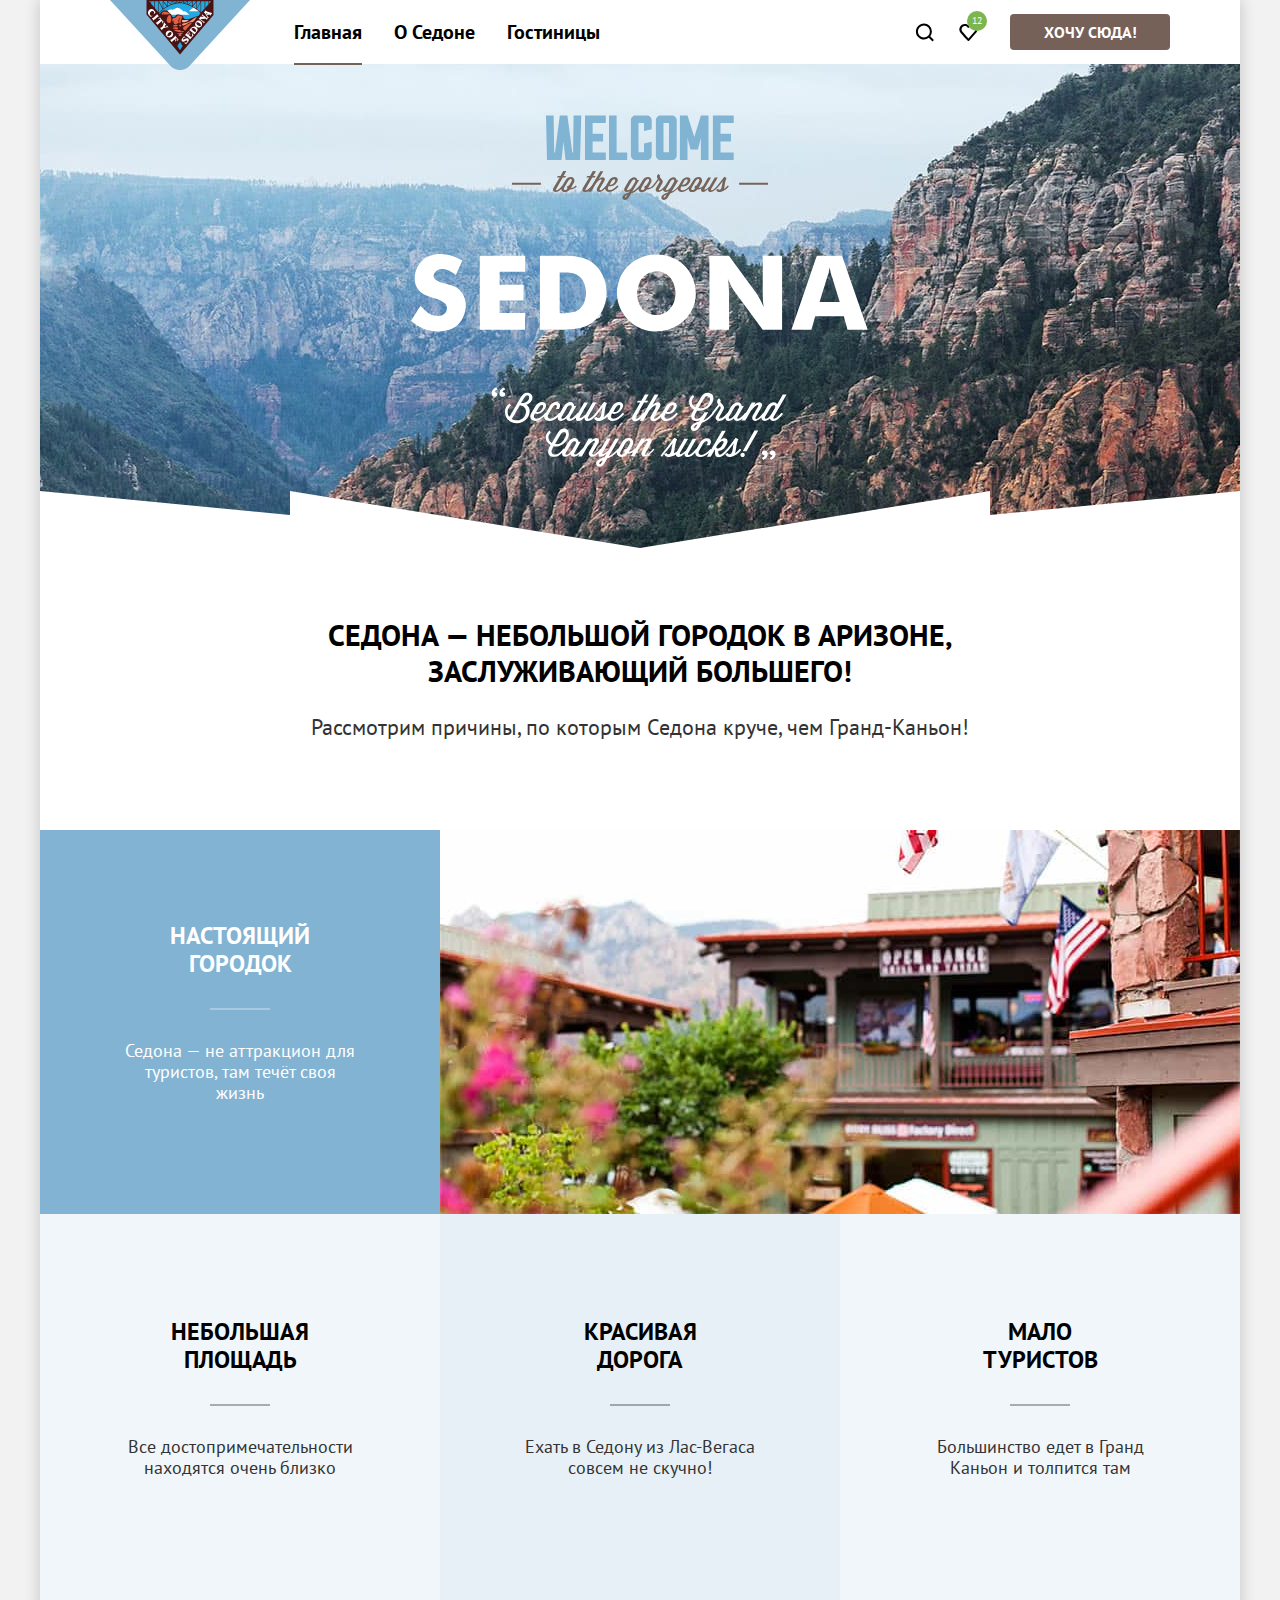
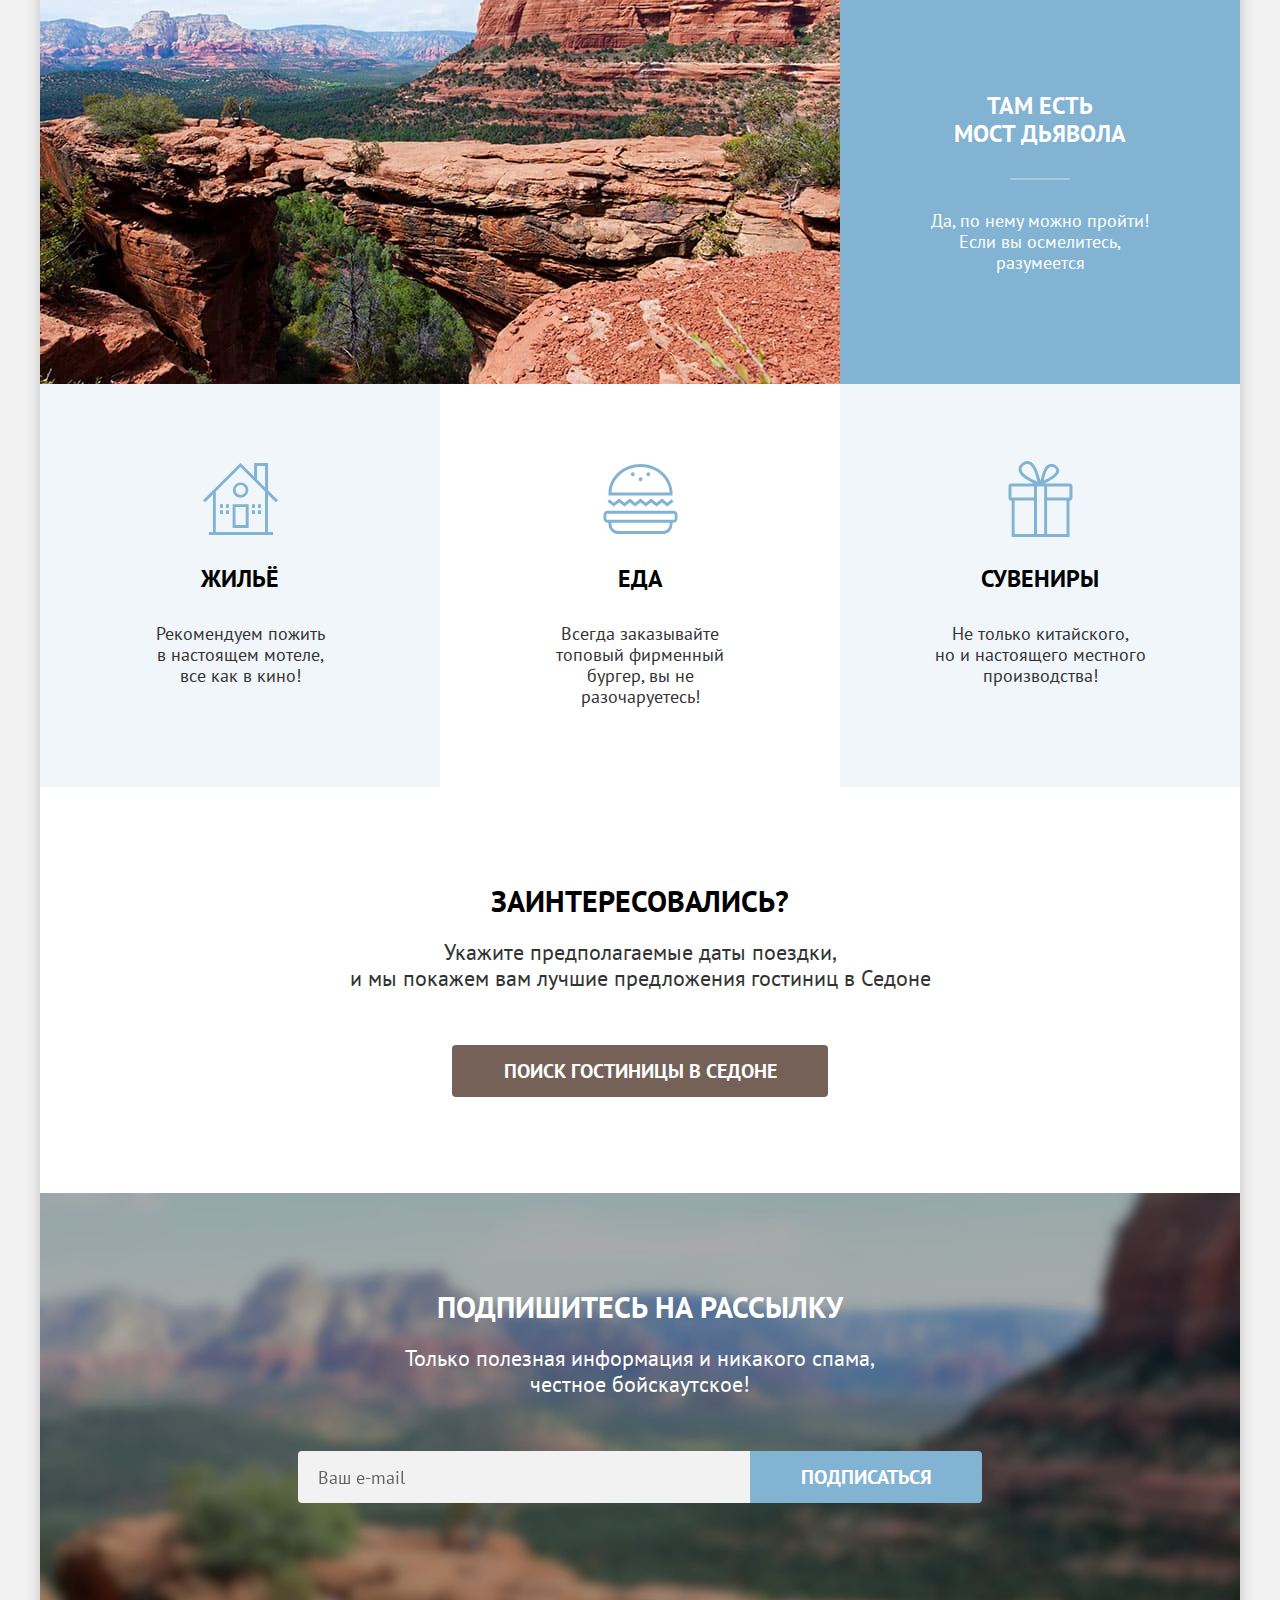
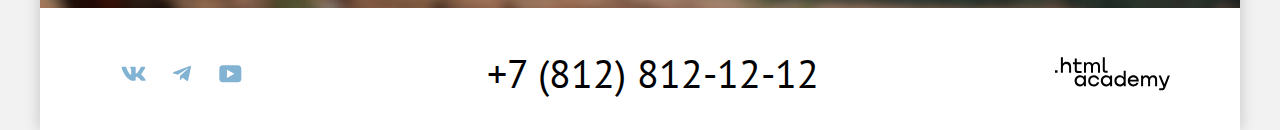
<file: index.html>
<!DOCTYPE html>
<html lang="ru">
  <head>
    <meta charset="utf-8">
    <title>Html Academy Седона</title>
    <link rel="stylesheet" href="styles/styles.css">
    <link rel="icon" type="image/png" sizes="32x32" href="images/favicon.png">
  </head>
  <body>
    <div class="page-wrapper">
      <header class="page-header">
        <nav class="navigation">
          <a class="navigation-logo" href="index.html">
            <img class="page-header-logo" src="images/icons/logo.svg" alt="Логотип города Седона." width="140"
              height="70">
          </a>

          <ul class="navigation-list">
            <li class="navigation-item">
              <a class="navigation-link navigation-link-current" aria-current="page">Главная</a>
            </li>
            <li class="navigation-item">
              <a class="navigation-link" href="#">О Седоне</a>
            </li>
            <li class="navigation-item">
              <a class="navigation-link" href="catalog.html">Гостиницы</a>
            </li>
          </ul>
          <ul class="navigation-list navigation-user">
            <li class="navigation-item-user">
              <a class="navigation-link-service navigation-link-search" href="#">
                <span class="visually-hidden">Поиск.</span></a>
            </li>
            <li class="navigation-item-user">
              <a class="navigation-link-service navigation-link-favorites" href="#">
                <span class="count-label">12</span>
                <span class="visually-hidden">отелей добавлено в избранное.</span>
              </a>
            </li>
            <li class="navigation-item-user">
              <a class="button button-brown navigation-link-user" href="#">Хочу сюда!</a>
            </li>
          </ul>
        </nav>
      </header>
      <main class="main-container">
        <section class="intro">
          <h1 class="visually-hidden">Сайт городка Седона.</h1>
          <img class="intro-image" src="images/background/welcome-image.svg" alt="Добро пожаловать в Седону." width="458" height="352">
        </section>
        <section class="advantages">
          <div class="advantages-heading">
            <h2 class="advantages-head-title">Седона — небольшой городок в Аризоне,<br> заслуживающий большего!</h2>
            <p class="advantages-head-description">Рассмотрим причины, по которым Седона круче, чем Гранд-Каньон!</p>
          </div>
          <div class="advantages-card">
            <div class="advantages-card-content">
              <h3 class="advantages-title">Настоящий городок</h3>
              <p class="advantages-card-description">Седона — не аттракцион для туристов, там течёт своя жизнь</p>
            </div>
            <img
              class="content-photo"
              src="images/content/sedona-house.jpg"
              alt="Фото города Седона."
              width="800"
              height="384">
          </div>
          <ul class="advantages-list">
            <li class="advantages-item">
              <h3 class="advantages-title">Небольшая площадь</h3>
              <p class="advantages-description">Все достопримечательности находятся очень близко</p>
            </li>
            <li class="advantages-item">
              <h3 class="advantages-title">Красивая<br>дорога</h3>
              <p class="advantages-description">Ехать в Седону из Лас-Вегаса<br>совсем не скучно!</p>
            </li>
            <li class="advantages-item">
              <h3 class="advantages-title">Мало<br>туристов</h3>
              <p class="advantages-description">Большинство едет в Гранд Каньон и толпится там</p>
            </li>
          </ul>
          <div class="advantages-card">
            <img
              class="content-photo"
              src="images/content/sedona-bridge.jpg"
              alt="Фото Мост Дьявола."
              height="384"
              width="800">
            <div class="advantages-card-content">
              <h3 class="advantages-title">Там есть<br>мост дьявола</h3>
              <p class="advantages-card-description">Да, по нему можно пройти! Если вы осмелитесь, разумеется</p>
            </div>
          </div>
          <ul class="services-list">
            <li class="services-item services-item-house">
              <h2 class="services-title">Жильё</h2>
              <p class="services-description">Рекомендуем пожить в&nbsp;настоящем мотеле,<br>все как в кино!</p>
            </li>
            <li class="services-item services-item-food">
              <h2 class="services-title">Еда</h2>
              <p class="services-description">Всегда заказывайте<br>топовый фирменный бургер, вы не разочаруетесь!</p>
            </li>
            <li class="services-item services-item-souvenir">
              <h2 class="services-title">Сувениры</h2>
              <p class="services-description">Не только китайского,<br>но и настоящего местного производства!</p>
            </li>
          </ul>
        </section>

        <section class="search">
          <h2 class="search-title">Заинтересовались?</h2>
          <p class="search-description">
            Укажите предполагаемые даты поездки,<br> и мы покажем вам лучшие предложения гостиниц в Седоне
          </p>
          <a class="button button-brown button-search" href="#">Поиск гостиницы в Седоне</a>
        </section>

        <section class="newsletter">
          <h2 class="newsletter-title">Подпишитесь на рассылку</h2>
          <p class="newsletter-description">Только полезная информация и никакого спама,<br>честное бойскаутское!</p>

          <form class="newsletter-form" action="https://echo.htmlacademy.ru/" method="post">
            <label class="newsletter-label">
              <input
                class="field"
                placeholder="Ваш e-mail"
                type="email"
                name="newsletter-email"
                required>
              <span class="visually-hidden">Ваш e-mail.</span>
            </label>
            <button class="button button-blue newsletter-button" type="submit">Подписаться</button>
          </form>
        </section>
      </main>
      <footer class="page-footer">
        <section class="footer-social">
          <h2 class="visually-hidden">Социальные сети.</h2>

          <ul class="footer-social-list">
            <li class="footer-social-item">
              <a class="footer-social-link footer-social-link-vkontakte" href="https://vk.com/htmlacademy">
                <span class="visually-hidden">Седона ВКонтакте.</span>
              </a>
            </li>
            <li class="footer-social-item">
              <a class="footer-social-link footer-social-link-telegram" href="https://t.me/htmlacademy">
                <span class="visually-hidden">Седона в Телеграм.</span>
              </a>
            </li>
            <li class="footer-social-item">
              <a class="footer-social-link footer-social-link-youtube" href="https://www.youtube.com/user/htmlacademyru">
                <span class="visually-hidden">Седона в Ютуб.</span>
              </a>
            </li>
          </ul>
        </section>
        <a class="phone-number footer-link" href="tel:+78128121212">+7 (812) 812-12-12</a>
        <a class="footer-logo-link footer-link" href="https://htmlacademy.ru/">
          <span class="visually-hidden">Сайт разработчика.</span>
          <svg width="115" height="34" xmlns="http://www.w3.org/2000/svg">
            <use xlink:href="images/icons/html-academy.svg#logo" />
          </svg>
        </a>
      </footer>
    </div>

    <div class="modal modal-hidden">
      <div class="modal-inner">
        <button class="modal-close" type="button">
          <span class="visually-hidden">Закрыть окно.</span>
        </button>

        <section class="modal-content">
          <h2 class="modal-title">Поиск гостиницы в Седоне</h2>

          <form class="form" action="https://echo.htmlacademy.ru/" method="post">
            <p class="form-group form-group-wide">
              <label class="form-label" for="date-checkin">
                Дата Заезда:
              </label>
              <input class="form-input" id="date-checkin" name="date_checkin" type="text" value="27 апреля 2020" placeholder="Укажите дату" required>
              <span class="form-status form-error">Мы не можем отправить вас в прошлое.</span>
              <button class="form-helper form-helper-calendar" type="button">
                <span class="visually-hidden">Выбрать дату.</span>
              </button>
            </p>
            <p class="form-group form-group-wide">
              <label class="form-label" for="date-checkout">
                Дата Выезда:
              </label>
              <input class="form-input" id="date-checkout" name="date__checkout" type="text" value="1 сентября 2023" placeholder="Укажите дату" required>
              <span class="form-status">На эти даты есть свободные номера. Пока есть.</span>
              <button class="form-helper form-helper-calendar" type="button">
                <span class="visually-hidden">Выбрать дату.</span>
              </button>
            </p>

            <p class="form-group">
              <label class="form-label" for="count-adults">
                Взрослые:
              </label>
              <input class="form-input form-input-count" id="count-adults" name="count_adults" type="number" value="2" min="1" required>
              <button class="form-helper form-helper-step-down" type="button">
                <span class="visually-hidden">Меньше.</span>
              </button>
              <button class="form-helper form-helper-step-up" type="button">
                <span class="visually-hidden">Больше.</span>
              </button>
            </p>

            <p class="form-group">
              <label class="form-label form-label-right-side" for="count-children">
                Дети:
                <span class="tooltip" tabindex="0">
                  <span class="tooltip-text" role="tooltip">
                    Укажите количество детей, которые будут с вами, возраст которых от 6 до 18 лет. Дети до 6 лет размещаются бесплатно.
                  </span>
                </span>
              </label>
              <input class="form-input form-input-count" id="count-children" name="count_children" type="number" value="2" min="0">
              <button class="form-helper form-helper-step-down" type="button">
                <span class="visually-hidden">Меньше.</span>
              </button>
              <button class="form-helper form-helper-step-up" type="button">
                <span class="visually-hidden">Больше.</span>
              </button>
            </p>

            <button class="button button-blue form-button" type="submit">Найти</button>
          </form>
        </section>
      </div>
    </div>
  </body>
</html>
</file>
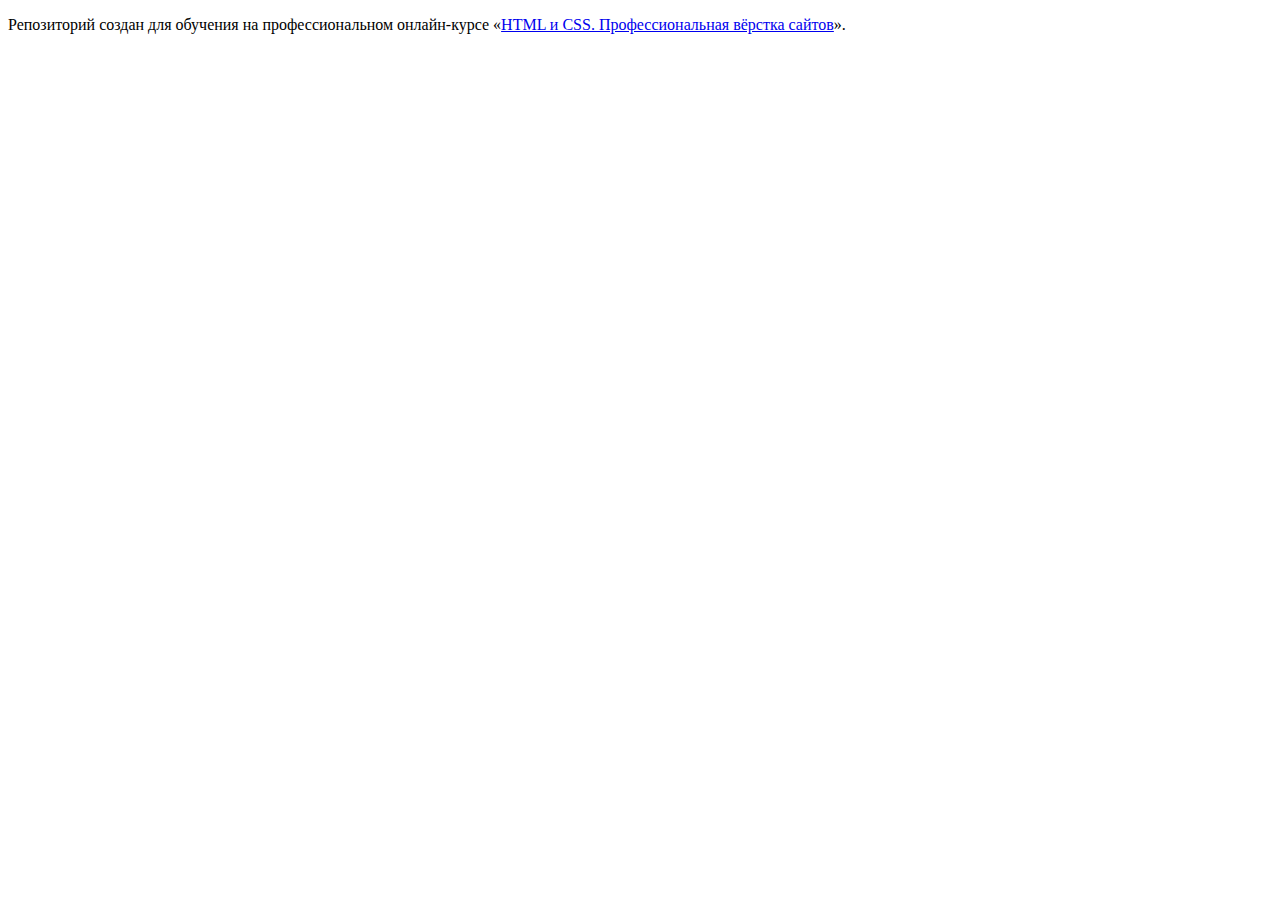
<file: 1/index.html>
<!DOCTYPE html>
<html lang="ru">
  <head>
    <meta charset="utf-8">
    <title>HTML Academy: Седона</title>
    <base href="https://htmlacademy-htmlcss.github.io/2177095-sedona-35/1/">
</head>
  <body>

    <p>Репозиторий создан для обучения на профессиональном онлайн‑курсе «<a href="https://htmlacademy.ru/intensive/htmlcss">HTML и CSS. Профессиональная вёрстка сайтов</a>».</p>

  </body>
</html>
</file>
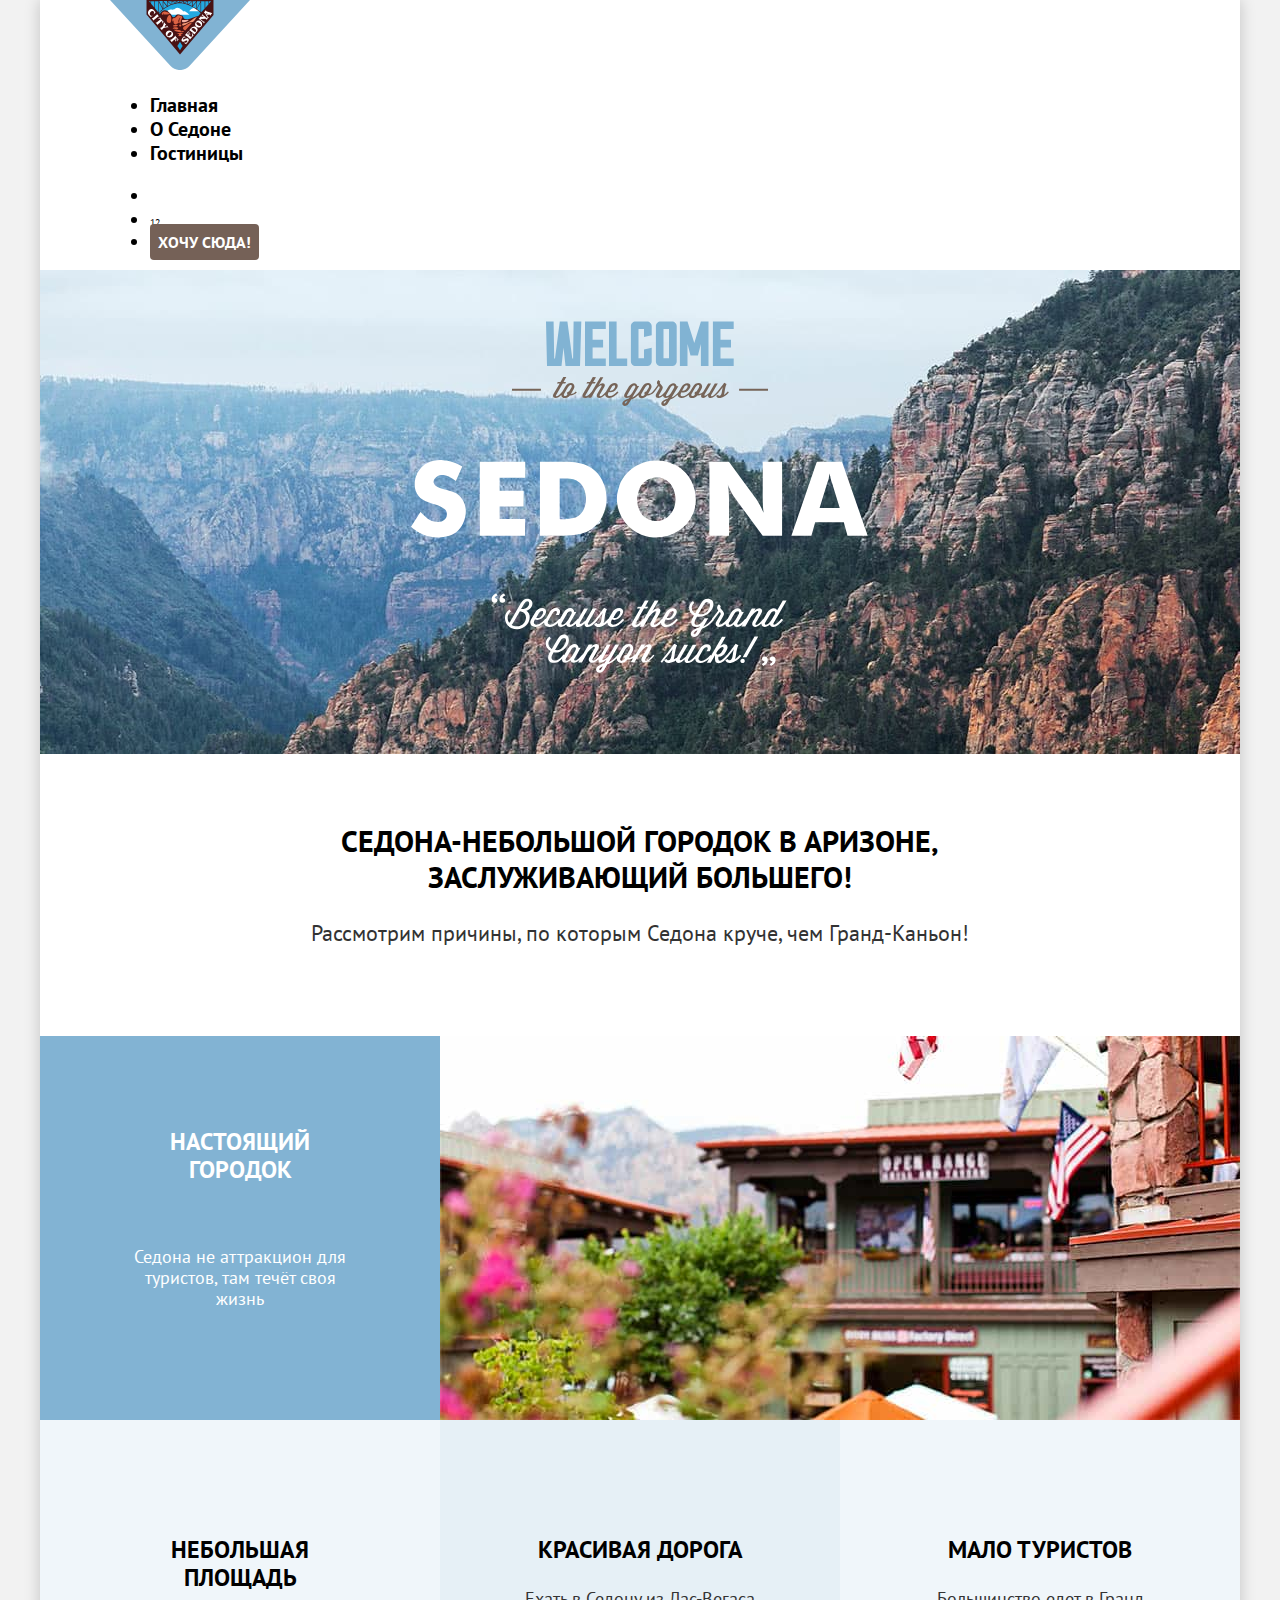
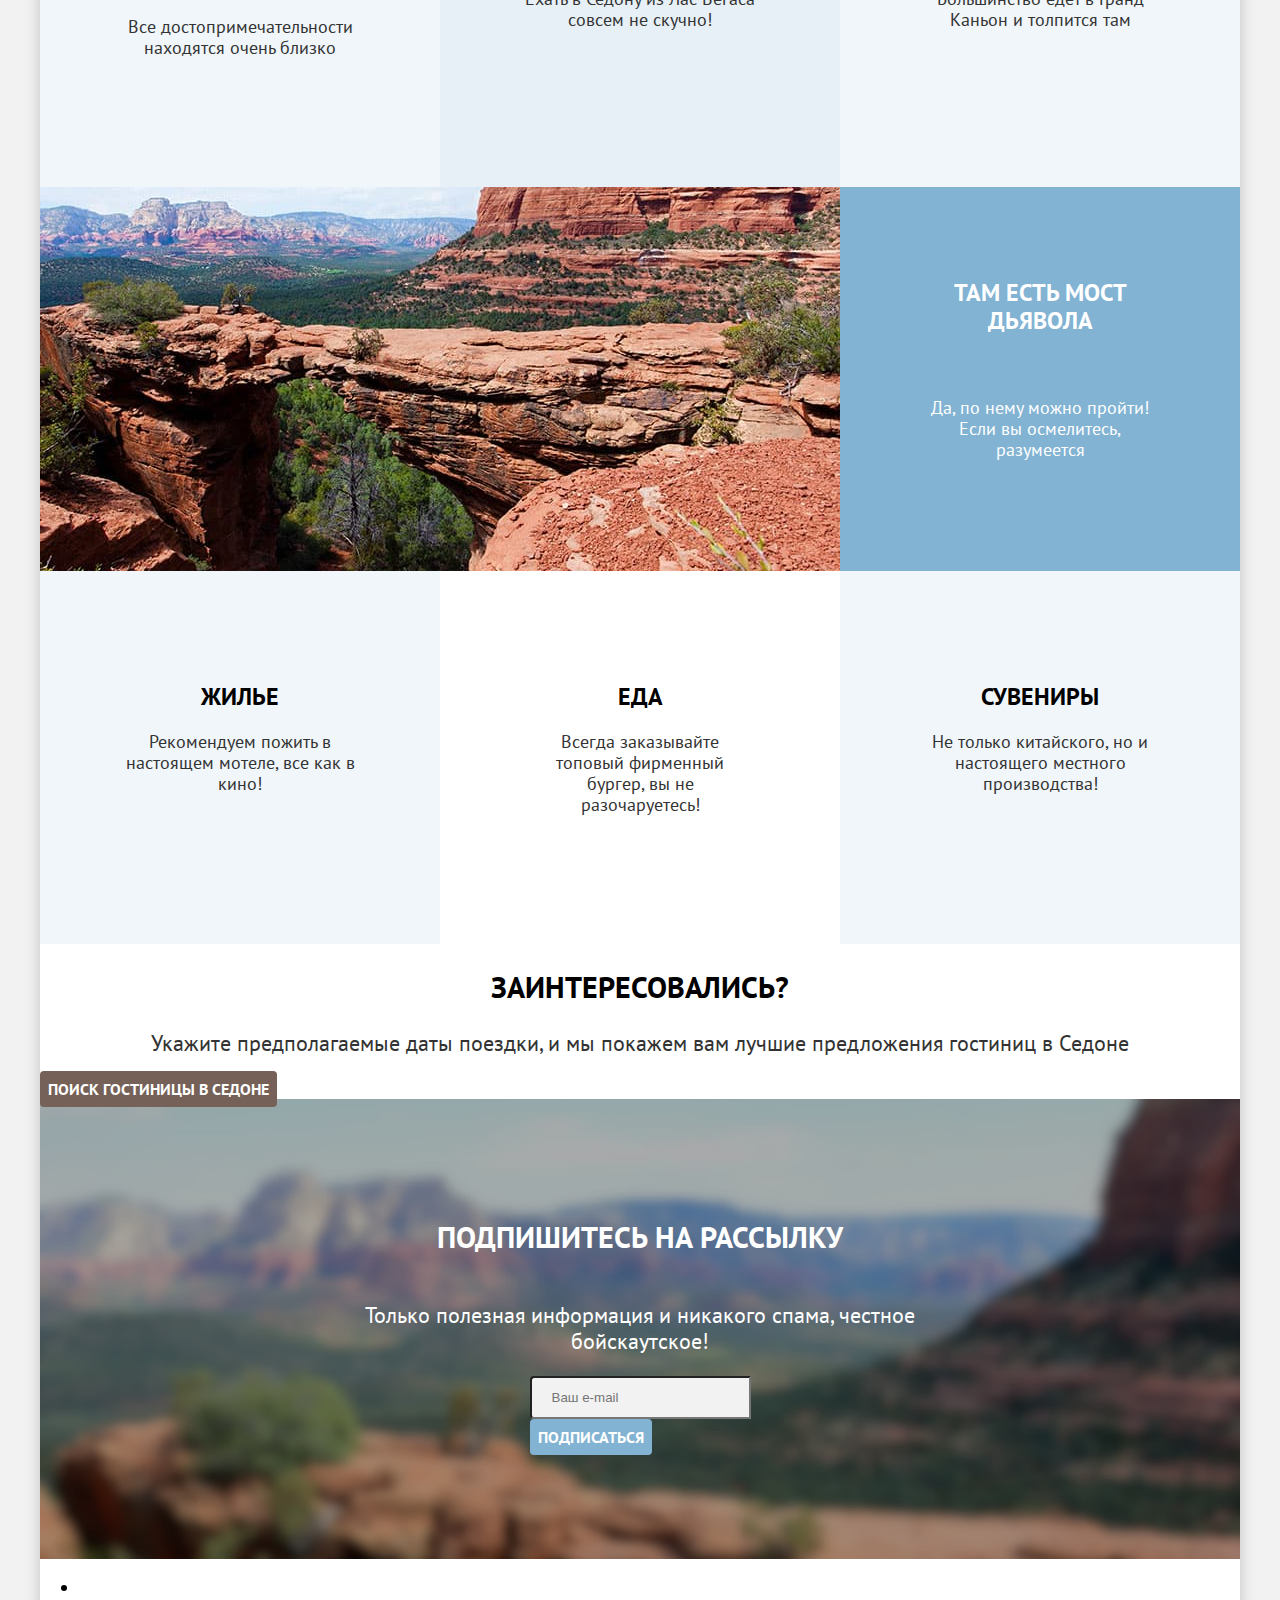
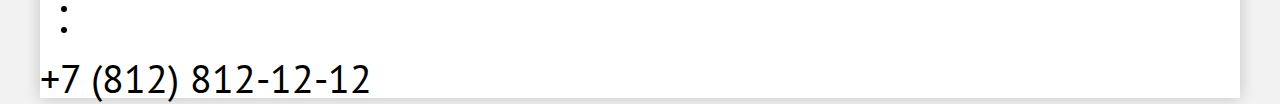
<file: 4/index.html>
<!DOCTYPE html>
<html lang="ru">
  <head>
    <meta charset="utf-8" />
    <title>Html Academy Седона</title>
    <link rel="stylesheet" href="styles/styles.css">
    <base href="https://htmlacademy-htmlcss.github.io/2177095-sedona-35/4/">
</head>
  <body>
    <div class="page-wrapper">
      <header class="page-header">
        <nav class="navigation">
          <a class="navigation-link">
            <img
              class="page-header-logo"
              src="images/icons/logo.svg"
              alt="Логотип города Седона."
              width="140"
              height="70">
          </a>
          <ul class="navigation-list">
            <li class="navigation-item">
              <a class="navigation-link" href="index.html">Главная</a>
            </li>
            <li class="navigation item">
              <a class="navigation-link navigation-link-current" href="#">О Седоне</a>
            </li>
            <li class="navigation-item">
              <a class="navigation-link" href="catalog.html">Гостиницы</a>
            </li>
          </ul>
          <ul class="navigation-list navigation-user">
            <li class="navigation-item-user">
              <a class="navigation-link navigation-link-search" href="#">
                <span class="visually-hidden">Поиск.</span>
              </a>
            </li>
            <li class="navigation-item-user">
              <a class="navigation-link navigation-link-favorites" href="#">
                <span class="favorite-count">12.</span>
                <span class="visually-hidden">отелей добавлено в избранное.</span>
              </a>
            </li>
            <li class="navigation-item-user ">
              <a class="button button-brown navigation-link-user" href="#">Хочу сюда!</a>
            </li>
          </ul>
        </nav>
      </header>
      <main class="main-index">
        <section class="intro">
          <h1 class="visually-hidden">Сайт городка Седона.</h1>
          <img class="intro-image" src="images/background/welcome-image.svg" alt="Добро пожаловать в Седону." />
        </section>
        <section class="advantages">
          <div class="advantages-heading">
            <h2 class="advantages-head-title">Седона-небольшой городок в Аризоне, заслуживающий большего!</h2>
            <p class="advantages-head-description">Рассмотрим причины, по которым Седона круче, чем Гранд-Каньон!</p>
          </div>
          <div class="advantages-card">
            <div class="advantages-card-content">
              <h3 class="advantages-card-title">Настоящий городок</h3>
              <p class="advantages-card-description">Седона не аттракцион для туристов, там течёт своя жизнь</p>
            </div>
            <img
              class="content-photo"
              src="images/content/sedona-house.jpg"
              alt="Фото города Седона."
              width="800"
              height="384">
          </div>
          <ul class="advantages-list">
            <li class="advantages-item">
              <h3 class="advantages-title">Небольшая площадь</h3>
              <p class="advantages-description">Все достопримечательности находятся очень близко</p>
            </li>
            <li class="advantages-item">
              <h3 class="advantages-title">Красивая дорога</h3>
              <p class="advantages-description">Ехать в Седону из Лас-Вегаса совсем не скучно!</p>
            </li>
            <li class="advantages-item">
              <h3 class="advantages-title">Мало туристов</h3>
              <p class="advantages-description">Большинство едет в Гранд Каньон и толпится там</p>
            </li>
          </ul>
          <div class="advantages-card">
            <img
              class="content-photo"
              src="images/content/sedona-bridge.jpg"
              alt="Фото Мост Дьявола."
              height="384"
              width="800">
            <div class="advantages-card-content">
              <h3 class="advantages-card-title">Там есть мост дьявола</h3>
              <p class="advantages-card-description">Да, по нему можно пройти! Если вы осмелитесь, разумеется</p>
            </div>
          </div>
          <ul class="services-list">
            <li class="services-item">
              <h2 class="services-title">Жилье</h2>
              <p class="services-description">Рекомендуем пожить в настоящем мотеле, все как в кино!</p>
            </li>
            <li class="services-item">
              <h2 class="services-title">Еда</h2>
              <p class="services-description">Всегда заказывайте топовый фирменный бургер, вы не разочаруетесь!</p>
            </li>
            <li class="services-item">
              <h2 class="services-title">Сувениры</h2>
              <p class="services-description">Не только китайского, но и настоящего местного производства!</p>
            </li>
          </ul>
        </section>

        <section class="search">
          <h2 class="search-title">Заинтересовались?</h2>
          <p class="search-description">
            Укажите предполагаемые даты поездки, и мы покажем вам лучшие предложения гостиниц в Седоне
          </p>
          <a class="button button-brown button-search" href="#">Поиск гостиницы в Седоне</a>
        </section>

        <section class="newsletter">
          <h2 class="newsletter-title">Подпишитесь на рассылку</h2>
          <p class="newsletter-description">Только полезная информация и никакого спама, честное бойскаутское!</p>

          <form class="newsletter-form" action="https://echo.htmlacademy.ru/" method="post">
            <label>
              <input
                class="field"
                placeholder="Ваш e-mail"
                type="email"
                name="newsletter-email"
                id="newsletter-email"
                required>
              <span class="visually-hidden">Email.</span>
            </label>
            <button class="button button-blue newsletter-button" type="submit">Подписаться</button>
          </form>
        </section>
      </main>
      <footer class="page-footer">
        <section class="footer-social">
          <h2 class="visually-hidden">Социальные сети.</h2>

          <ul class="footer-social-list">
            <li class="footer-social-item">
              <a class="footer-social-link" href="https://vk.com/htmlacademy">
                <span class="visually-hidden">Седона ВКонтакте.</span>
              </a>
            </li>
            <li class="footer-social-item">
              <a class="footer-social-link" href="https://t.me/htmlacademy">
                <span class="visually-hidden">Седона в Телеграм.</span>
              </a>
            </li>
            <li class="footer-social-item">
              <a class="footer-social-link" href="https://www.youtube.com/user/htmlacademyru">
                <span class="visually-hidden">Седона в Ютуб.</span>
              </a>
            </li>
          </ul>
        </section>
        <a class="phone-number" href="tel:+78128121212">+7 (812) 812-12-12</a>
        <a class="footer-logo-link" href="https://htmlacademy.ru/"></a>
      </footer>
    </div>
  </body>
</html>
</file>
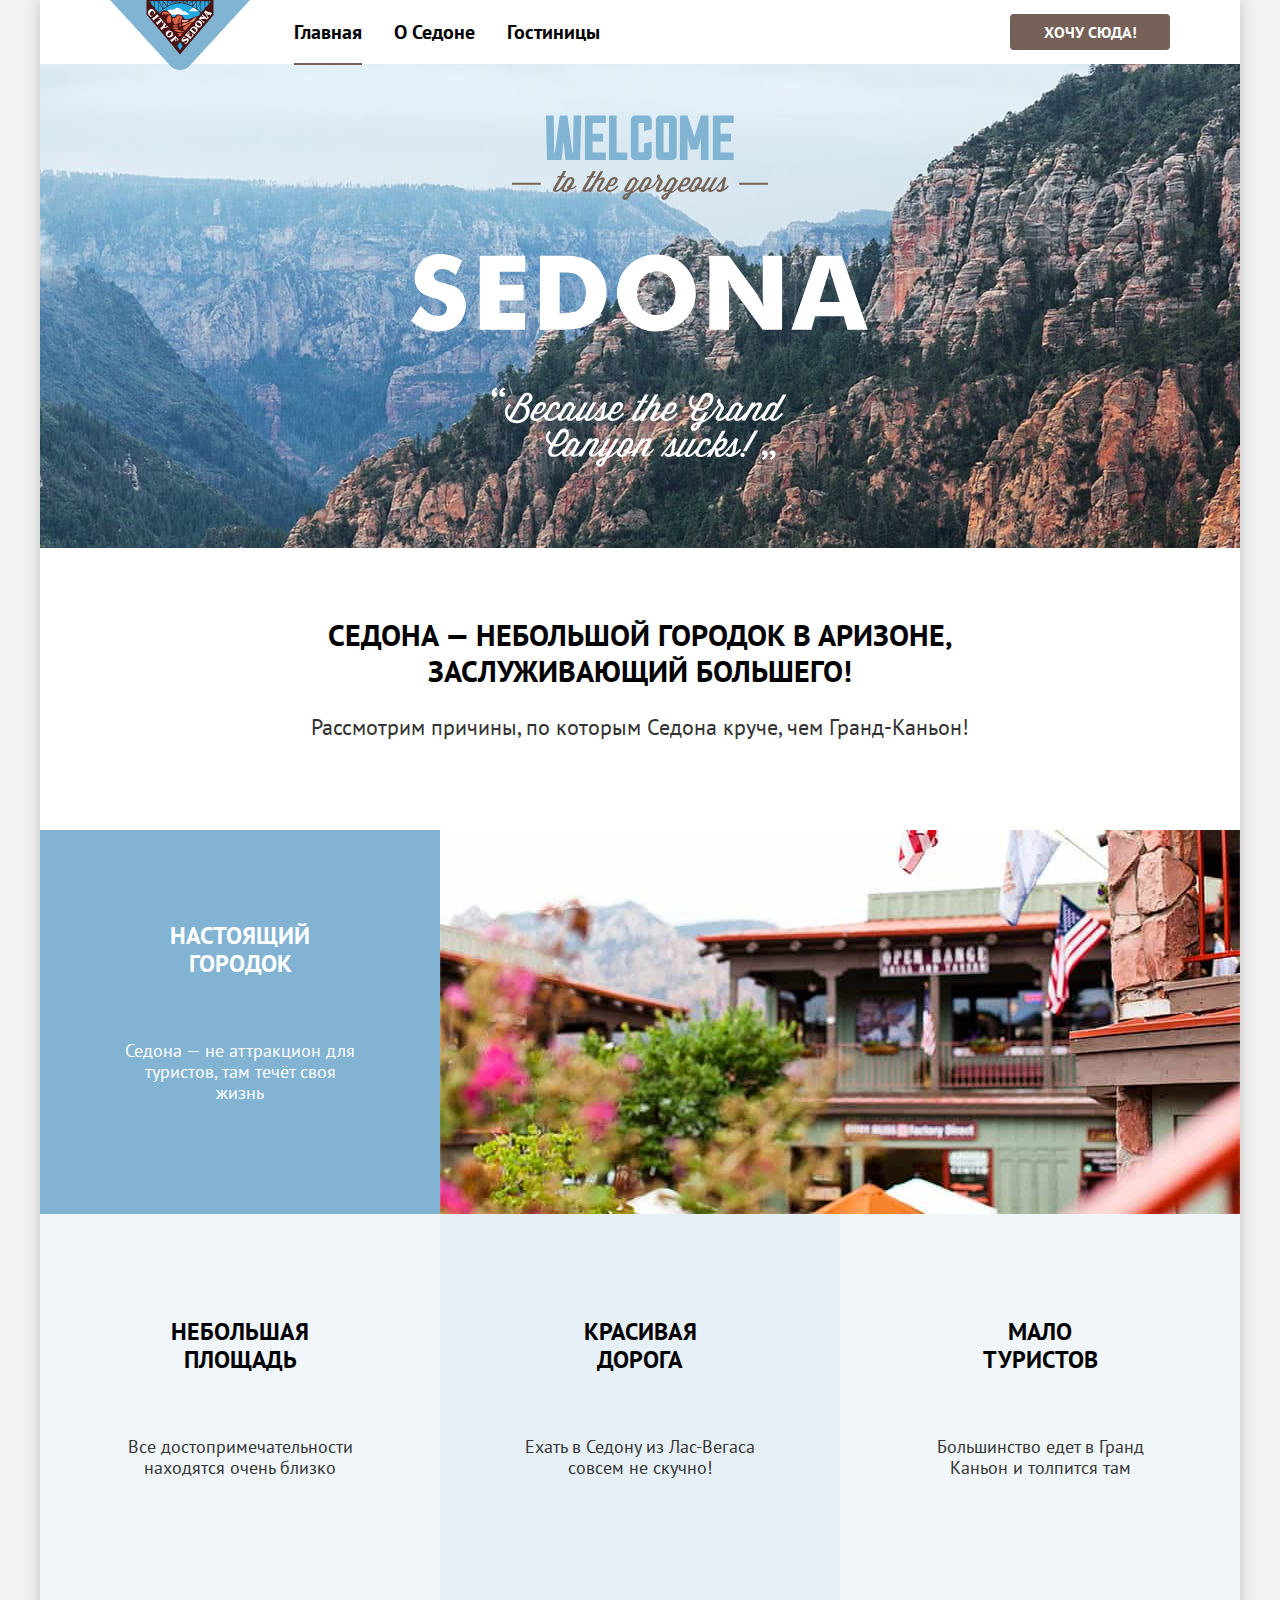
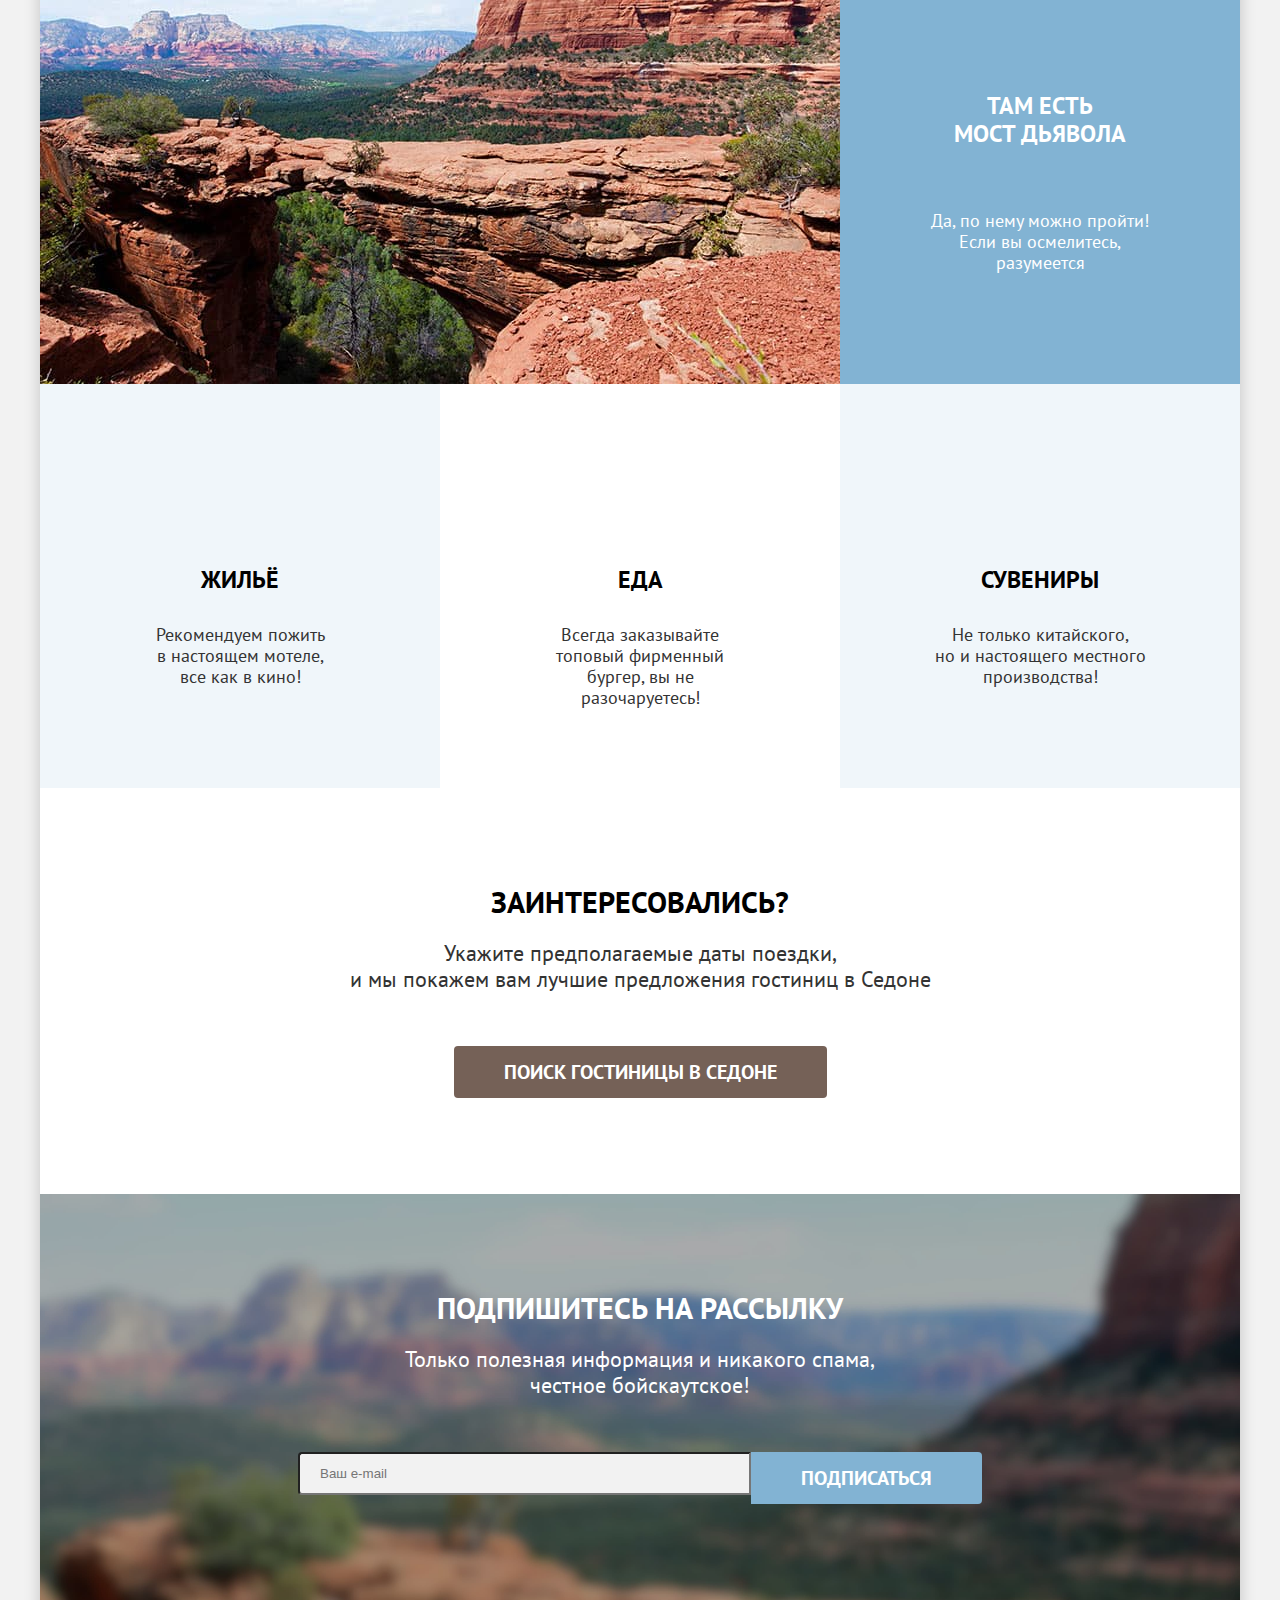
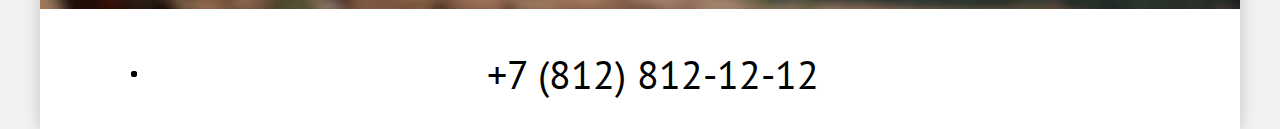
<file: 5/index.html>
<!DOCTYPE html>
<html lang="ru">
  <head>
    <meta charset="utf-8" />
    <title>Html Academy Седона</title>
    <link rel="stylesheet" href="styles/styles.css">
    <base href="https://htmlacademy-htmlcss.github.io/2177095-sedona-35/5/">
</head>
  <body>
    <div class="page-wrapper">
      <header class="page-header">
        <nav class="navigation">
          <a class="navigation-logo" href="index.html">
            <img class="page-header-logo" src="images/icons/logo.svg" alt="Логотип города Седона." width="140"
              height="70">
          </a>

          <ul class="navigation-list">
            <li class="navigation-item">
              <a class="navigation-link">Главная</a>
            </li>
            <li class="navigation item">
              <a class="navigation-link navigation-link-current" href="#">О Седоне</a>
            </li>
            <li class="navigation-item">
              <a class="navigation-link" href="catalog.html">Гостиницы</a>
            </li>
          </ul>
          <ul class="navigation-list navigation-user">
            <li class="navigation-item">
              <a class="navigation-link-search" href="#">
                <span class="visually-hidden">Поиск.</span></a>
            </li>
            <li class="navigation-item-user">
              <a class="navigation-link-favorites" href="#">
                <span class="visually-hidden">отелей добавлено в избранное.</span>
              </a>
            </li>
            <li class="navigation-item-user ">
              <a class="button button-brown navigation-link-user" href="#">Хочу сюда!</a>
            </li>
          </ul>
        </nav>
      </header>
      <main class="main-container">
        <section class="intro">
          <h1 class="visually-hidden">Сайт городка Седона.</h1>
          <img class="intro-image" src="images/background/welcome-image.svg" alt="Добро пожаловать в Седону."/>
        </section>
        <section class="advantages">
          <div class="advantages-heading">
            <h2 class="advantages-head-title">Седона — небольшой городок в Аризоне,<br> заслуживающий большего!</h2>
            <p class="advantages-head-description">Рассмотрим причины, по которым Седона круче, чем Гранд-Каньон!</p>
          </div>
          <div class="advantages-card">
            <div class="advantages-card-content">
              <h3 class="advantages-card-title">Настоящий городок</h3>
              <p class="advantages-card-description">Седона — не аттракцион для туристов, там течёт своя жизнь</p>
            </div>
            <img
              class="content-photo"
              src="images/content/sedona-house.jpg"
              alt="Фото города Седона."
              width="800"
              height="384">
          </div>
          <ul class="advantages-list">
            <li class="advantages-item">
              <h3 class="advantages-title">Небольшая площадь</h3>
              <p class="advantages-description">Все достопримечательности находятся очень близко</p>
            </li>
            <li class="advantages-item">
              <h3 class="advantages-title">Красивая<br>дорога</h3>
              <p class="advantages-description">Ехать в Седону из Лас-Вегаса<br>совсем не скучно!</p>
            </li>
            <li class="advantages-item">
              <h3 class="advantages-title">Мало<br>туристов</h3>
              <p class="advantages-description">Большинство едет в Гранд Каньон и толпится там</p>
            </li>
          </ul>
          <div class="advantages-card">
            <img
              class="content-photo"
              src="images/content/sedona-bridge.jpg"
              alt="Фото Мост Дьявола."
              height="384"
              width="800">
            <div class="advantages-card-content">
              <h3 class="advantages-card-title">Там есть<br>мост дьявола</h3>
              <p class="advantages-card-description">Да, по нему можно пройти! Если вы осмелитесь, разумеется</p>
            </div>
          </div>
          <ul class="services-list">
            <li class="services-item">
              <h2 class="services-title">Жильё</h2>
              <p class="services-description">Рекомендуем пожить в&nbsp;настоящем мотеле,<br>все как в кино!</p>
            </li>
            <li class="services-item">
              <h2 class="services-title">Еда</h2>
              <p class="services-description">Всегда заказывайте<br>топовый фирменный бургер, вы не разочаруетесь!</p>
            </li>
            <li class="services-item">
              <h2 class="services-title">Сувениры</h2>
              <p class="services-description">Не только китайского,<br>но и настоящего местного производства!</p>
            </li>
          </ul>
        </section>

        <section class="search">
          <h2 class="search-title">Заинтересовались?</h2>
          <p class="search-description">
            Укажите предполагаемые даты поездки,<br> и мы покажем вам лучшие предложения гостиниц в Седоне
          </p>
          <a class="button button-brown button-search" href="#">Поиск гостиницы в Седоне</a>
        </section>

        <section class="newsletter">
          <h2 class="newsletter-title">Подпишитесь на рассылку</h2>
          <p class="newsletter-description">Только полезная информация и никакого спама,<br>честное бойскаутское!</p>

          <form class="newsletter-form" action="https://echo.htmlacademy.ru/" method="post">
            <label class="newsletter-label">
              <input
                class="field"
                placeholder="Ваш e-mail"
                type="email"
                name="newsletter-email"
                id="newsletter-email"
                required>
              <span class="visually-hidden">Email.</span>
            </label>
            <button class="button button-blue newsletter-button" type="submit">Подписаться</button>
          </form>
        </section>
      </main>
      <footer class="page-footer">
        <section class="footer-social">
          <h2 class="visually-hidden">Социальные сети.</h2>

          <ul class="footer-social-list">
            <li class="footer-social-item">
              <a class="footer-social-link" href="https://vk.com/htmlacademy">
                <span class="visually-hidden">Седона ВКонтакте.</span>
              </a>
            </li>
            <li class="footer-social-item">
              <a class="footer-social-link" href="https://t.me/htmlacademy">
                <span class="visually-hidden">Седона в Телеграм.</span>
              </a>
            </li>
            <li class="footer-social-item">
              <a class="footer-social-link" href="https://www.youtube.com/user/htmlacademyru">
                <span class="visually-hidden">Седона в Ютуб.</span>
              </a>
            </li>
          </ul>
        </section>
        <a class="phone-number footer-link" href="tel:+78128121212">+7 (812) 812-12-12</a>
        <a class="footer-logo-link footer-link" href="https://htmlacademy.ru/">
          <svg width="115" height="34" xmlns="http://www.w3.org/2000/svg">
            <use xlink:href="images/icons/html-academy.svg#logo" />
          </svg>
        </a>
      </footer>
    </div>
  </body>
</html>
</file>
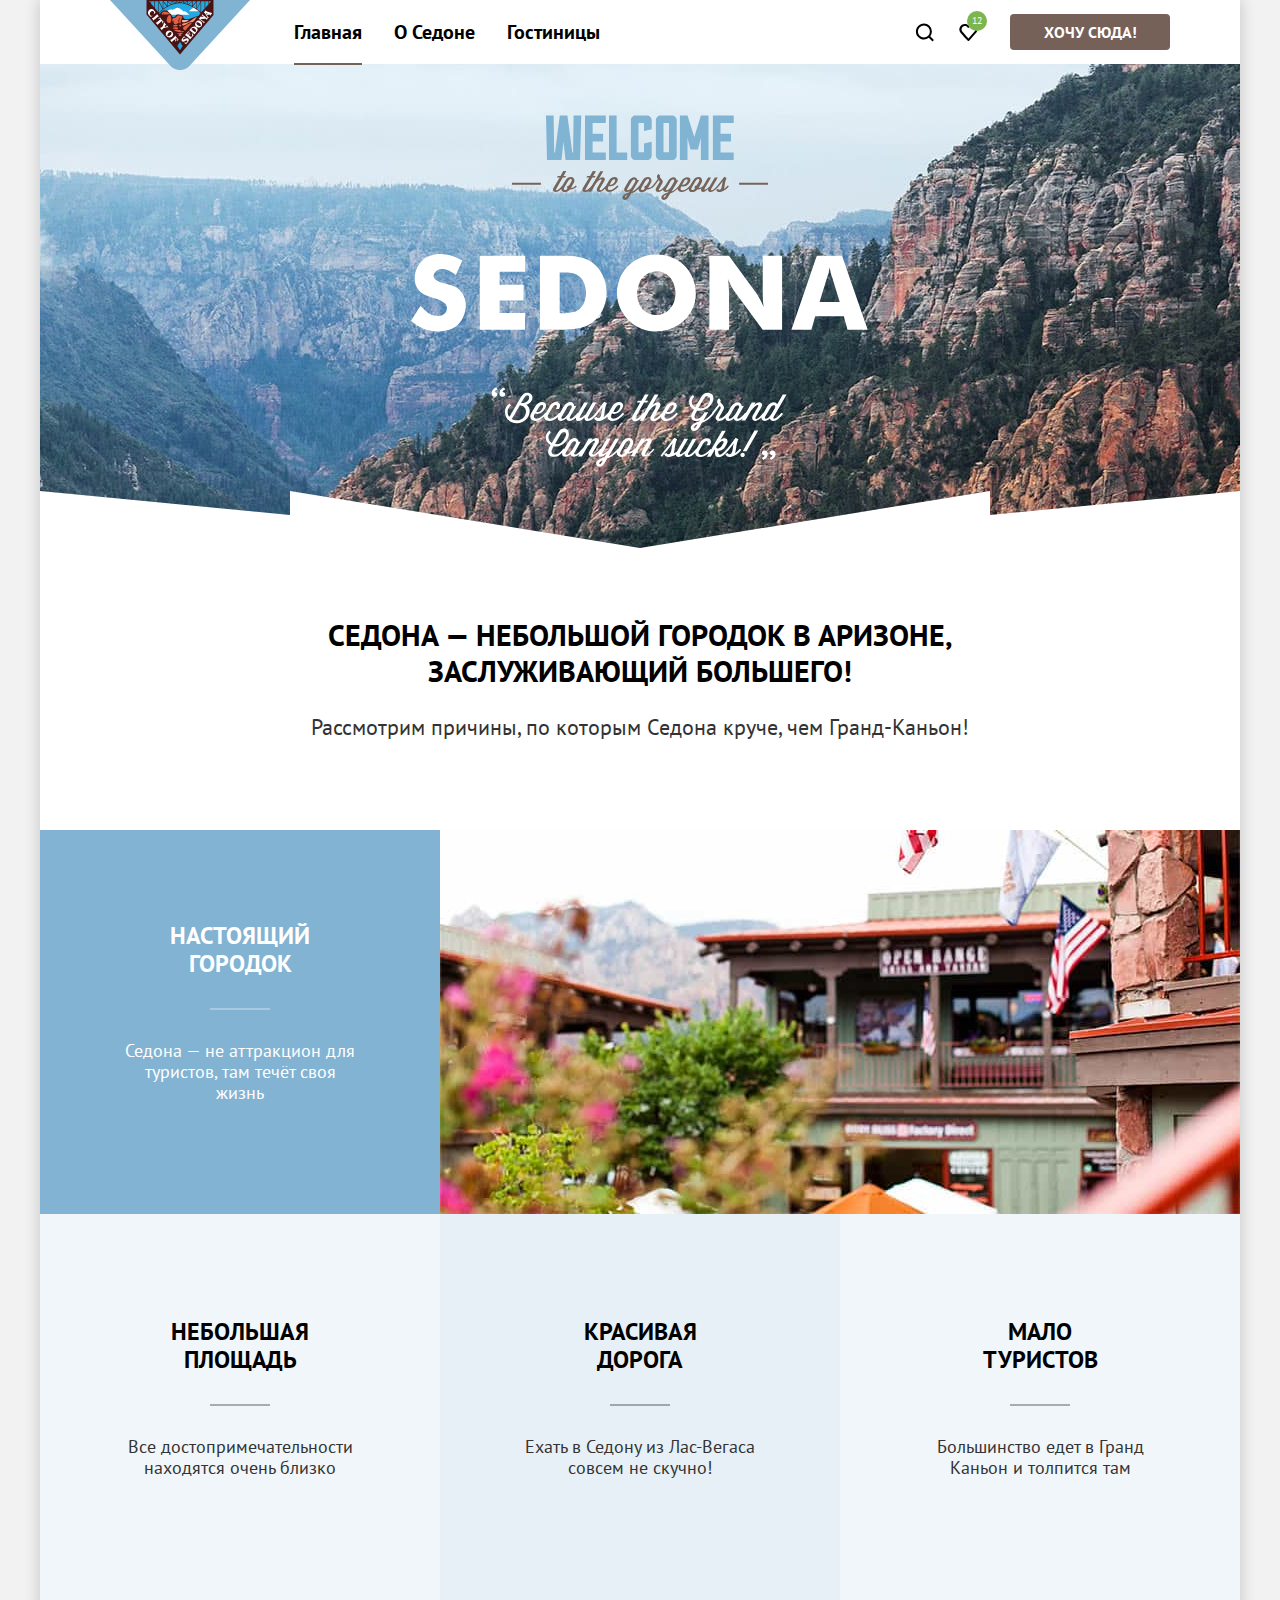
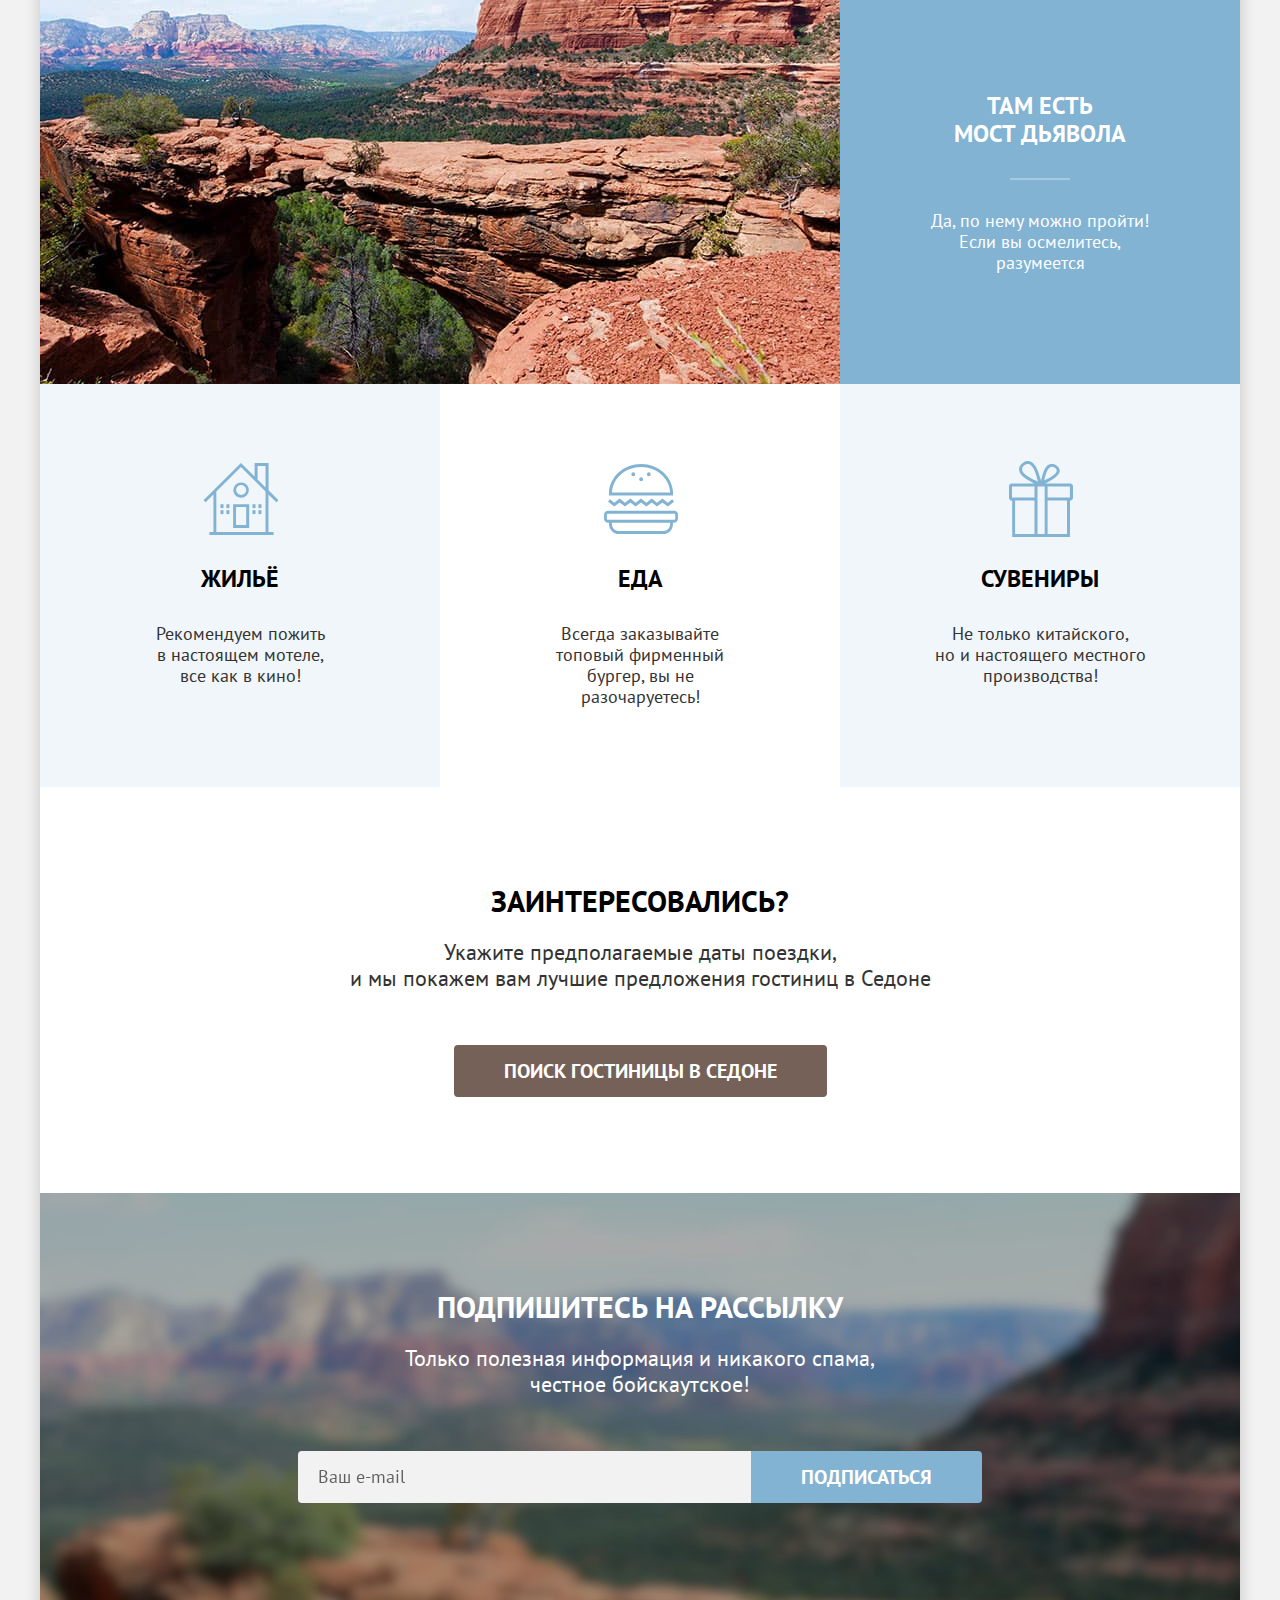
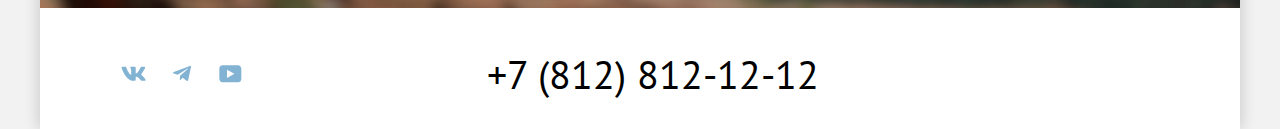
<file: 6/index.html>
<!DOCTYPE html>
<html lang="ru">
  <head>
    <meta charset="utf-8">
    <title>Html Academy Седона</title>
    <link rel="stylesheet" href="styles/styles.css">

    <link rel="apple-touch-icon" sizes="180x180" href="apple-touch-icon.png">
    <link rel="icon" type="image/png" sizes="32x32" href="favicon-32x32.png">
    <link rel="icon" type="image/png" sizes="16x16" href="favicon-16x16.png">
    <link rel="manifest" href="site.webmanifest">
    <link rel="mask-icon" href="safari-pinned-tab.svg" color="#5bbad5">
    <meta name="msapplication-TileColor" content="#ffffff">
    <meta name="theme-color" content="#ffffff">
    <base href="https://htmlacademy-htmlcss.github.io/2177095-sedona-35/6/">
</head>
  <body>
    <div class="page-wrapper">
      <header class="page-header">
        <nav class="navigation">
          <a class="navigation-logo" href="index.html">
            <img class="page-header-logo" src="images/icons/logo.svg" alt="Логотип города Седона." width="140"
              height="70">
          </a>

          <ul class="navigation-list">
            <li class="navigation-item">
              <a class="navigation-link navigation-link-current" aria-current="page">Главная</a>
            </li>
            <li class="navigation-item">
              <a class="navigation-link" href="#">О Седоне</a>
            </li>
            <li class="navigation-item">
              <a class="navigation-link" href="catalog.html">Гостиницы</a>
            </li>
          </ul>
          <ul class="navigation-list navigation-user">
            <li class="navigation-item-user">
              <a class="navigation-link-service navigation-link-search" href="#">
                <span class="visually-hidden">Поиск.</span></a>
            </li>
            <li class="navigation-item-user">
              <a class="navigation-link-service navigation-link-favorites" href="#">
                <span class="count-label">12</span>
                <span class="visually-hidden">отелей добавлено в избранное.</span>
              </a>
            </li>
            <li class="navigation-item-user">
              <a class="button button-brown navigation-link-user" href="#">Хочу сюда!</a>
            </li>
          </ul>
        </nav>
      </header>
      <main class="main-container">
        <section class="intro">
          <h1 class="visually-hidden">Сайт городка Седона.</h1>
          <img class="intro-image" src="images/background/welcome-image.svg" alt="Добро пожаловать в Седону.">
        </section>
        <section class="advantages">
          <div class="advantages-heading">
            <h2 class="advantages-head-title">Седона — небольшой городок в Аризоне,<br> заслуживающий большего!</h2>
            <p class="advantages-head-description">Рассмотрим причины, по которым Седона круче, чем Гранд-Каньон!</p>
          </div>
          <div class="advantages-card">
            <div class="advantages-card-content">
              <h3 class="advantages-title">Настоящий городок</h3>
              <p class="advantages-card-description">Седона — не аттракцион для туристов, там течёт своя жизнь</p>
            </div>
            <img
              class="content-photo"
              src="images/content/sedona-house.jpg"
              alt="Фото города Седона."
              width="800"
              height="384">
          </div>
          <ul class="advantages-list">
            <li class="advantages-item">
              <h3 class="advantages-title">Небольшая площадь</h3>
              <p class="advantages-description">Все достопримечательности находятся очень близко</p>
            </li>
            <li class="advantages-item">
              <h3 class="advantages-title">Красивая<br>дорога</h3>
              <p class="advantages-description">Ехать в Седону из Лас-Вегаса<br>совсем не скучно!</p>
            </li>
            <li class="advantages-item">
              <h3 class="advantages-title">Мало<br>туристов</h3>
              <p class="advantages-description">Большинство едет в Гранд Каньон и толпится там</p>
            </li>
          </ul>
          <div class="advantages-card">
            <img
              class="content-photo"
              src="images/content/sedona-bridge.jpg"
              alt="Фото Мост Дьявола."
              height="384"
              width="800">
            <div class="advantages-card-content">
              <h3 class="advantages-title">Там есть<br>мост дьявола</h3>
              <p class="advantages-card-description">Да, по нему можно пройти! Если вы осмелитесь, разумеется</p>
            </div>
          </div>
          <ul class="services-list">
            <li class="services-item services-item-house">
              <h2 class="services-title">Жильё</h2>
              <p class="services-description">Рекомендуем пожить в&nbsp;настоящем мотеле,<br>все как в кино!</p>
            </li>
            <li class="services-item services-item-food">
              <h2 class="services-title">Еда</h2>
              <p class="services-description">Всегда заказывайте<br>топовый фирменный бургер, вы не разочаруетесь!</p>
            </li>
            <li class="services-item services-item-souvenir">
              <h2 class="services-title">Сувениры</h2>
              <p class="services-description">Не только китайского,<br>но и настоящего местного производства!</p>
            </li>
          </ul>
        </section>

        <section class="search">
          <h2 class="search-title">Заинтересовались?</h2>
          <p class="search-description">
            Укажите предполагаемые даты поездки,<br> и мы покажем вам лучшие предложения гостиниц в Седоне
          </p>
          <a class="button button-brown button-search" href="#">Поиск гостиницы в Седоне</a>
        </section>

        <section class="newsletter">
          <h2 class="newsletter-title">Подпишитесь на рассылку</h2>
          <p class="newsletter-description">Только полезная информация и никакого спама,<br>честное бойскаутское!</p>

          <form class="newsletter-form" action="https://echo.htmlacademy.ru/" method="post">
            <label class="newsletter-label">
              <input
                class="field"
                placeholder="Ваш e-mail"
                type="email"
                name="newsletter-email"
                required>
              <span class="visually-hidden">Ваш e-mail.</span>
            </label>
            <button class="button button-blue newsletter-button" type="submit">Подписаться</button>
          </form>
        </section>
      </main>
      <footer class="page-footer">
        <section class="footer-social">
          <h2 class="visually-hidden">Социальные сети.</h2>

          <ul class="footer-social-list">
            <li class="footer-social-item">
              <a class="footer-social-link footer-social-link-vkontakte" href="https://vk.com/htmlacademy">
                <span class="visually-hidden">Седона ВКонтакте.</span>
              </a>
            </li>
            <li class="footer-social-item">
              <a class="footer-social-link footer-social-link-telegram" href="https://t.me/htmlacademy">
                <span class="visually-hidden">Седона в Телеграм.</span>
              </a>
            </li>
            <li class="footer-social-item">
              <a class="footer-social-link footer-social-link-youtube" href="https://www.youtube.com/user/htmlacademyru">
                <span class="visually-hidden">Седона в Ютуб.</span>
              </a>
            </li>
          </ul>
        </section>
        <a class="phone-number footer-link" href="tel:+78128121212">+7 (812) 812-12-12</a>
        <a class="footer-logo-link footer-link" href="https://htmlacademy.ru/">
          <span class="visually-hidden">Сайт разработчика.</span>
          <svg width="115" height="34" xmlns="http://www.w3.org/2000/svg">
            <use xlink:href="images/icons/html-academy.svg#logo" />
          </svg>
        </a>
      </footer>
    </div>

    <div class="modal modal-hidden">
      <div class="modal-inner">
        <button class="modal-close" type="button">
          <span class="visually-hidden">Закрыть окно.</span>
        </button>

        <section class="modal-content">
          <h2 class="modal-title">Поиск гостиницы в Седоне</h2>

          <form class="form" action="https://echo.htmlacademy.ru/" method="post">
            <p class="form-group form-group-wide">
              <label class="form-label" for="date-checkin">
                Дата Заезда:
              </label>
              <input class="form-input" id="date-checkin" name="date_checkin" type="text" value="27 апреля 2020" placeholder="Укажите дату" required>
              <span class="form-status form-error">Мы не можем отправить вас в прошлое.</span>
              <button class="form-helper form-helper-calendar" type="button">
                <span class="visually-hidden">Выбрать дату.</span>
              </button>
            </p>
            <p class="form-group form-group-wide">
              <label class="form-label" for="date-checkout">
                Дата Выезда:
              </label>
              <input class="form-input" id="date-checkout" name="date__checkout" type="text" value="1 сентября 2023" placeholder="Укажите дату" required>
              <span class="form-status">На эти даты есть свободные номера. Пока есть.</span>
              <button class="form-helper form-helper-calendar" type="button">
                <span class="visually-hidden">Выбрать дату.</span>
              </button>
            </p>

            <p class="form-group">
              <label class="form-label" for="count-adults">
                Взрослые:
              </label>
              <input class="form-input form-input-count" id="count-adults" name="count_adults" type="number" value="2" min="1" required>
              <button class="form-helper form-helper-step-down" type="button">
                <span class="visually-hidden">Меньше.</span>
              </button>
              <button class="form-helper form-helper-step-up" type="button">
                <span class="visually-hidden">Больше.</span>
              </button>
            </p>

            <p class="form-group">
              <label class="form-label form-label-right-side" for="count-children">
                Дети:
                <span class="tooltip" tabindex="0">
                  <span class="tooltip-text" role="tooltip">
                    Укажите количество детей, которые будут с вами, возраст которых от 6 до 18 лет. Дети до 6 лет размещаются бесплатно.
                  </span>
                </span>
              </label>
              <input class="form-input form-input-count" id="count-children" name="count_children" type="number" value="2" min="0">
              <button class="form-helper form-helper-step-down" type="button">
                <span class="visually-hidden">Меньше.</span>
              </button>
              <button class="form-helper form-helper-step-up" type="button">
                <span class="visually-hidden">Больше.</span>
              </button>
            </p>

            <button class="button button-blue form-button" type="submit">Найти</button>
          </form>
        </section>
      </div>
    </div>
  </body>
</html>
</file>
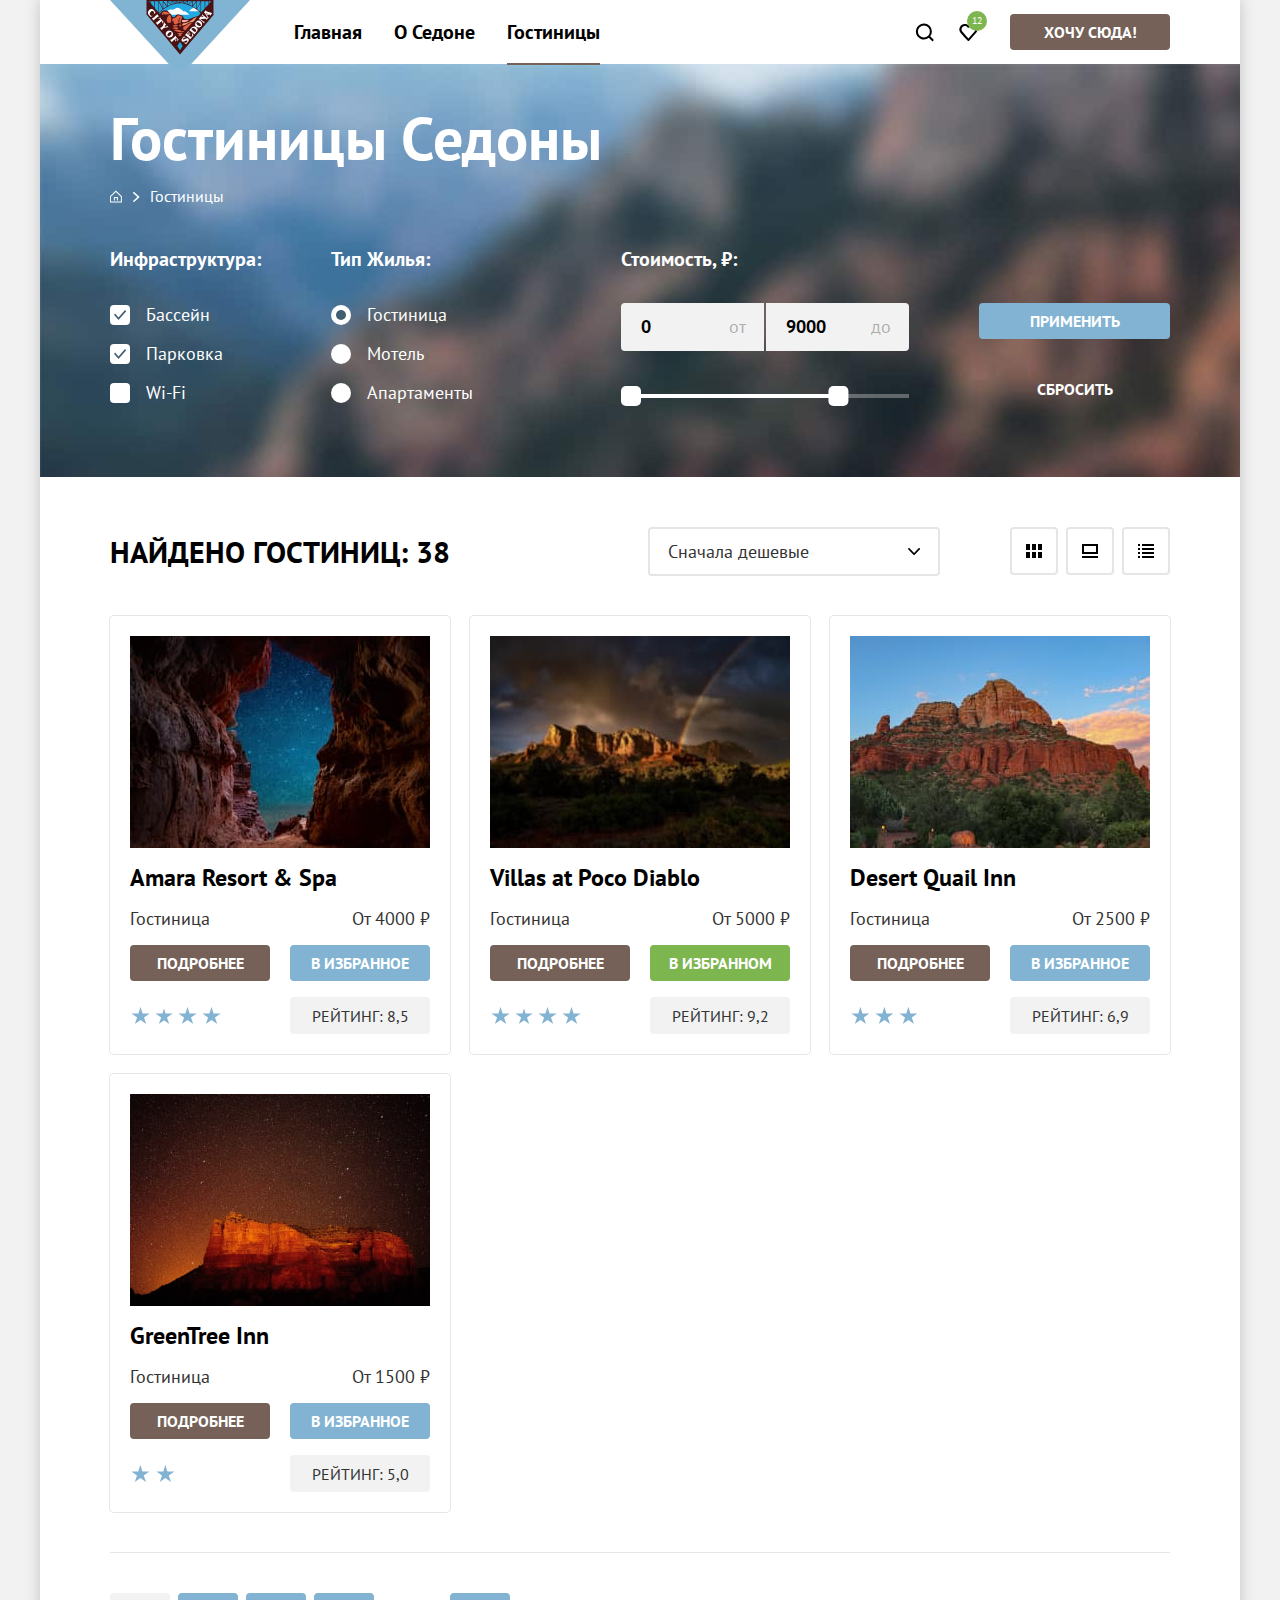
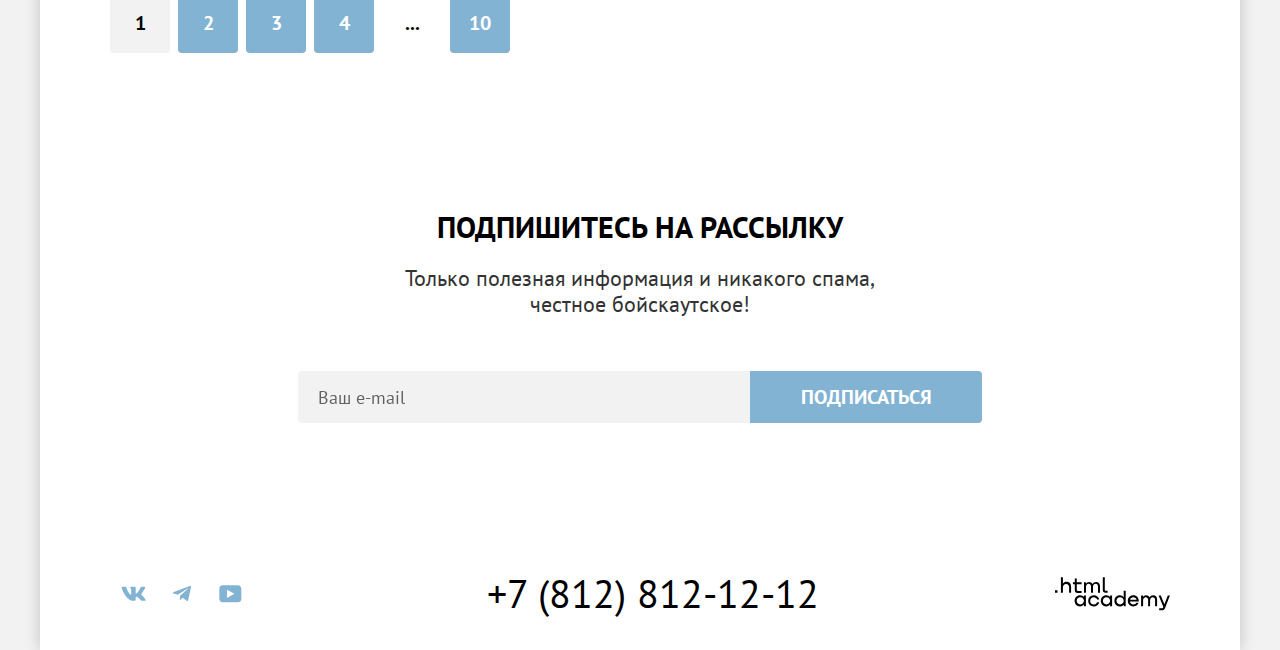
<file: catalog.html>
<!DOCTYPE html>
<html lang="ru">
  <head>
    <meta charset="utf-8">
    <title>Html Academy Седона</title>
    <link rel="stylesheet" href="styles/styles.css">
    <link rel="icon" type="image/png" sizes="32x32" href="images/favicon.png">
  </head>

  <body>
    <div class="page-wrapper">
      <header class="page-header">
        <nav class="navigation">
          <a class="navigation-logo" href="index.html">
            <img
              class="page-header-logo"
              src="images/icons/logo.svg"
              alt="Логотип города Седона."
              width="140"
              height="70"
            >
          </a>

          <ul class="navigation-list">
            <li class="navigation-item">
              <a class="navigation-link" href="index.html">Главная</a>
            </li>
            <li class="navigation-item">
              <a class="navigation-link" href="#">О Седоне</a>
            </li>
            <li class="navigation-item">
              <a class="navigation-link navigation-link-current" aria-current="page">Гостиницы</a>
            </li>
          </ul>
          <ul class="navigation-list navigation-user">
            <li class="navigation-item-user">
              <a class="navigation-link-service navigation-link-search" href="#">
                <span class="visually-hidden">Поиск.</span></a>
            </li>
            <li class="navigation-item-user">
              <a class="navigation-link-service navigation-link-favorites" href="#">
                <span class="count-label">12</span>
                <span class="visually-hidden">отелей добавлено в избранное.</span>
              </a>
            </li>
            <li class="navigation-item-user">
              <a class="button button-brown navigation-link-user" href="#">Хочу сюда!</a>
            </li>
          </ul>
        </nav>
      </header>
      <main class="main-inner">
        <div class="filter-block">
          <header class="inner-header">
            <h1 class="inner-header-title">Гостиницы Седоны</h1>
            <ul class="breadcrumbs">
              <li class="breadcrumbs-item">
                <a class="breadcrumbs-link breadcrumbs-link-home" href="index.html">
                  <span class="visually-hidden">Главная.</span>
                </a>
              </li>
              <li class="breadcrumbs-item">
                <a class="breadcrumbs-link" aria-current="page">Гостиницы</a>
              </li>
            </ul>
          </header>
          <h2 class="visually-hidden">Фильтр для поиска гостиниц в Седоне.</h2>
          <form class="search-filter" action="https://echo.htmlacademy.ru/" method="get">
            <fieldset class="search-filter-group">
              <legend class="search-filter-title">Инфраструктура:</legend>
              <ul class="search-filter-list">
                <li class="search-filter-item">
                  <label class="control">
                    <input class="control-input" type="checkbox" name="infrastructure" value="swimming-pool" checked>
                    Бассейн
                  </label>
                </li>

                <li class="search-filter-item">
                  <label class="control">
                    <input class="control-input" type="checkbox" name="infrastructure" value="parking" checked>
                    Парковка
                  </label>
                </li>

                <li class="search-filter-item">
                  <label class="control">
                    <input class="control-input" type="checkbox" name="infrastructure" value="wi-fi">
                    Wi-Fi
                  </label>
                </li>
              </ul>
            </fieldset>

            <fieldset class="search-filter-group">
              <legend class="search-filter-title">Тип Жилья:</legend>

              <ul class="search-filter-list">
                <li class="search-filter-item">
                  <label class="control">
                    <input class="control-input" type="radio" name="type_of_housing" value="Hotel" checked>
                    Гостиница
                  </label>
                </li>

                <li class="search-filter-item">
                  <label class="control">
                    <input class="control-input" type="radio" name="type_of_housing" value="Motel">
                    Мотель
                  </label>
                </li>

                <li class="search-filter-item">
                  <label class="control">
                    <input class="control-input" type="radio" name="type_of_housing" value="Apartments">
                    Апартаменты
                  </label>
                </li>
              </ul>
            </fieldset>


            <fieldset class="search-filter-group search-filter-group-wide">
              <legend class="search-filter-title">Стоимость, ₽:</legend>

              <p class="range-group">
                <label class="range-label">
                  от
                  <input class="range-input" name="price_min" type="number" value="0" min="0" max="12000" step="50">
                </label>
                <label class="range-label">
                  до
                  <input class="range-input" name="price_max" type="number" value="9000" min="0" max="12000" step="50">
                </label>
              </p>

              <!-- Разметка под библиотеку NoUISlider -->
              <div class="range-target">
                <div class="range-base">
                  <div class="range-connect" style="transform: translate(0%) scale(0.8, 1);"></div>
                  <div class="range-origin" style="transform: translate(-100%);">
                    <div class="range-handle" tabindex="0" aria-label="Меньше." aria-valuemin="0" aria-valuemax="12000" aria-valuenow="0" role="slider"></div>
                  </div>
                  <div class="range-origin" style="transform: translate(-22.6%);">
                    <div class="range-handle" tabindex="0" aria-label="Больше." aria-valuemin="0" aria-valuemax="12000" aria-valuenow="9000" role="slider"></div>
                  </div>
                </div>
              </div>
            </fieldset>

            <p class="search-filter-buttons">
              <button class="button button-blue" type="submit">Применить</button>
              <button class="button button-reset" type="reset">Сбросить</button>
            </p>
          </form>
        </div>
        <section class="result">
          <div class="sort-result">
            <p class="search-result">Найдено гостиниц: 38</p>

            <select class="select-control" aria-label="Сортировка">
              <option value="cheap">Сначала дешевые</option>
              <option value="expensive">Сначала дорогие</option>
              <option value="popular">Сначала популярные</option>
            </select>

            <!-- Добавляем вариант отображения каталога на странице ниже -->

            <ul class="result-direction-list">
              <li class="result-direction-item">
                <a class="result-direction-link result-direction-link button-table" href="#">
                  <span class="visually-hidden">Показать в виде таблицы.</span>
                </a>
              </li>
              <li class="result-direction-item">
                <a class="result-direction-link button-card" href="#">
                  <span class="visually-hidden">Показать одну карточку.</span>
                </a>
              </li>
              <li class="result-direction-item">
                <a class="result-direction-link button-list" href="#">
                  <span class="visually-hidden">Показать в виде списка.</span>
                </a>
              </li>
            </ul>
          </div>
          <ul class="hotel-list">
            <li class="hotel-card">
              <a class="hotel-card-link" href="#">
                <img
                  class="hotel-card-image"
                  src="images/content/hotel-amara-resort-spa.jpg"
                  alt="фото гостиницы Amara Resort & Spa."
                  width="300"
                  height="212"
                >
                <h3 class="hotel-card-title">Amara Resort & Spa</h3>
              </a>
             <div class="hotel-card-content">
                <span class="hotel-card-description">Гостиница</span>
                <span class="hotel-card-price">От 4000 ₽</span>
                <a class="button button-brown hotel-card-button" href="#">Подробнее</a>
                <a class="button button-blue add-to-favorites" href="#">В избранное</a>
                <span class="hotel-stars hotel-stars-4">
                  <span class="visually-hidden">4 звезды.</span>
                </span>
                <span class="hotel-card-rating">Рейтинг: 8,5</span>
             </div>
            </li>
            <li class="hotel-card">
              <a class="hotel-card-link" href="#">
                <img
                  class="hotel-card-image"
                  src="images/content/hotel-villas-poco-diablo.jpg"
                  alt="фото гостиницы Villas at Poco Diablo."
                  width="300"
                  height="212"
                >
                <h3 class="hotel-card-title">Villas at Poco Diablo</h3>
              </a>
              <div class="hotel-card-content">
                <span class="hotel-card-description">Гостиница</span>
                <span class="hotel-card-price">От 5000 ₽</span>
                <a class="button button-brown hotel-card-button" href="#">Подробнее</a>
                <a class="button button-green button add-to-favorites" href="#">В избранном</a>
                <span class="hotel-stars hotel-stars-4">
                  <span class="visually-hidden">4 звезды.</span>
                </span>
                <span class="hotel-card-rating">Рейтинг: 9,2</span>
              </div>
            </li>
            <li class="hotel-card">
              <a class="hotel-card-link" href="#">
                <img
                  class="hotel-card-image"
                  src="images/content/hotel-desert-quail-inn.jpg"
                  alt="фото гостиницы Desert Quail Inn."
                  width="300"
                  height="212"
                >
                <h3 class="hotel-card-title">Desert Quail Inn</h3>
              </a>
              <div class="hotel-card-content">
                <span class="hotel-card-description">Гостиница</span>
                <span class="hotel-card-price">От 2500 ₽</span>
                <a class="button button-brown hotel-card-button" href="#">Подробнее</a>
                <a class="button button-blue button add-to-favorites" href="#">В избранное</a>
                <span class="hotel-stars hotel-stars-3">
                  <span class="visually-hidden">3 звезды.</span>
                </span>
                <span class="hotel-card-rating">Рейтинг: 6,9</span>
              </div>
            </li>
            <li class="hotel-card">
              <a class="hotel-card-link" href="hotel.html">
                <img
                  class="hotel-card-image"
                  src="images/content/hotel-greentree-inn.jpg"
                  alt="фото гостиницы GreenTree Inn."
                  width="300"
                  height="212"
                >
                <h3 class="hotel-card-title">GreenTree Inn</h3>
              </a>
              <div class="hotel-card-content">
                <span class="hotel-card-description">Гостиница</span>
                <span class="hotel-card-price">От 1500 ₽</span>
                <a class="button button-brown hotel-card-button" href="housing.html">Подробнее</a>
                <a class="button button-blue button add-to-favorites" href="#">В избранное</a>
                <span class="hotel-stars hotel-stars-2">
                  <span class="visually-hidden">2 звезды.</span>
                </span>
                <span class="hotel-card-rating">Рейтинг: 5,0</span>
              </div>
            </li>
          </ul>
          <ul class="pagination">
            <li class="pagination-item">
              <a class="pagination-link pagination-current">1</a>
            </li>
            <li class="pagination-item">
              <a class="pagination-link" href="#">2</a>
            </li>
            <li class="pagination-item">
              <a class="pagination-link" href="#">3</a>
            </li>
            <li class="pagination-item">
              <a class="pagination-link" href="#">4</a>
            </li>
            <li class="pagination-item">
              <span class="pagination-link pagination-divider">...</span>
            </li>
            <li class="pagination-item">
              <a class="pagination-link" href="#">10</a>
            </li>
          </ul>
        </section>

        <section class="newsletter newsletter-inner">
          <h2 class="newsletter-title">Подпишитесь на рассылку</h2>
          <p class="newsletter-description">Только полезная информация и никакого спама,<br>честное бойскаутское!</p>

          <form class="newsletter-form" action="https://echo.htmlacademy.ru/" method="post">
            <label class="newsletter-label">
              <input
                class="field"
                placeholder="Ваш e-mail"
                type="email"
                name="newsletter-email"
                required
              >
              <span class="visually-hidden">Ваш e-mail.</span>
            </label>
            <button class="button button-blue newsletter-button" type="submit">Подписаться</button>
          </form>
        </section>
      </main>
      <footer class="page-footer">
        <section class="footer-social">
          <h2 class="visually-hidden">Социальные сети.</h2>

          <ul class="footer-social-list">
            <li class="footer-social-item">
              <a class="footer-social-link footer-social-link-vkontakte" href="https://vk.com/htmlacademy">
                <span class="visually-hidden">Седона ВКонтакте.</span>
              </a>
            </li>
            <li class="footer-social-item">
              <a class="footer-social-link footer-social-link-telegram" href="https://t.me/htmlacademy">
                <span class="visually-hidden">Седона в Телеграм.</span>
              </a>
            </li>
            <li class="footer-social-item">
              <a class="footer-social-link footer-social-link-youtube" href="https://www.youtube.com/user/htmlacademyru">
                <span class="visually-hidden">Седона в Ютуб.</span>
              </a>
            </li>
          </ul>
        </section>
        <a class="phone-number footer-link" href="tel:+78128121212">+7 (812) 812-12-12</a>
        <a class="footer-logo-link footer-link" href="https://htmlacademy.ru/">
          <span class="visually-hidden">Сайт разработчика.</span>
          <svg width="115" height="34" xmlns="http://www.w3.org/2000/svg">
            <use xlink:href="images/icons/html-academy.svg#logo" />
          </svg>
        </a>
      </footer>
    </div>
  </body>
</html>
</file>
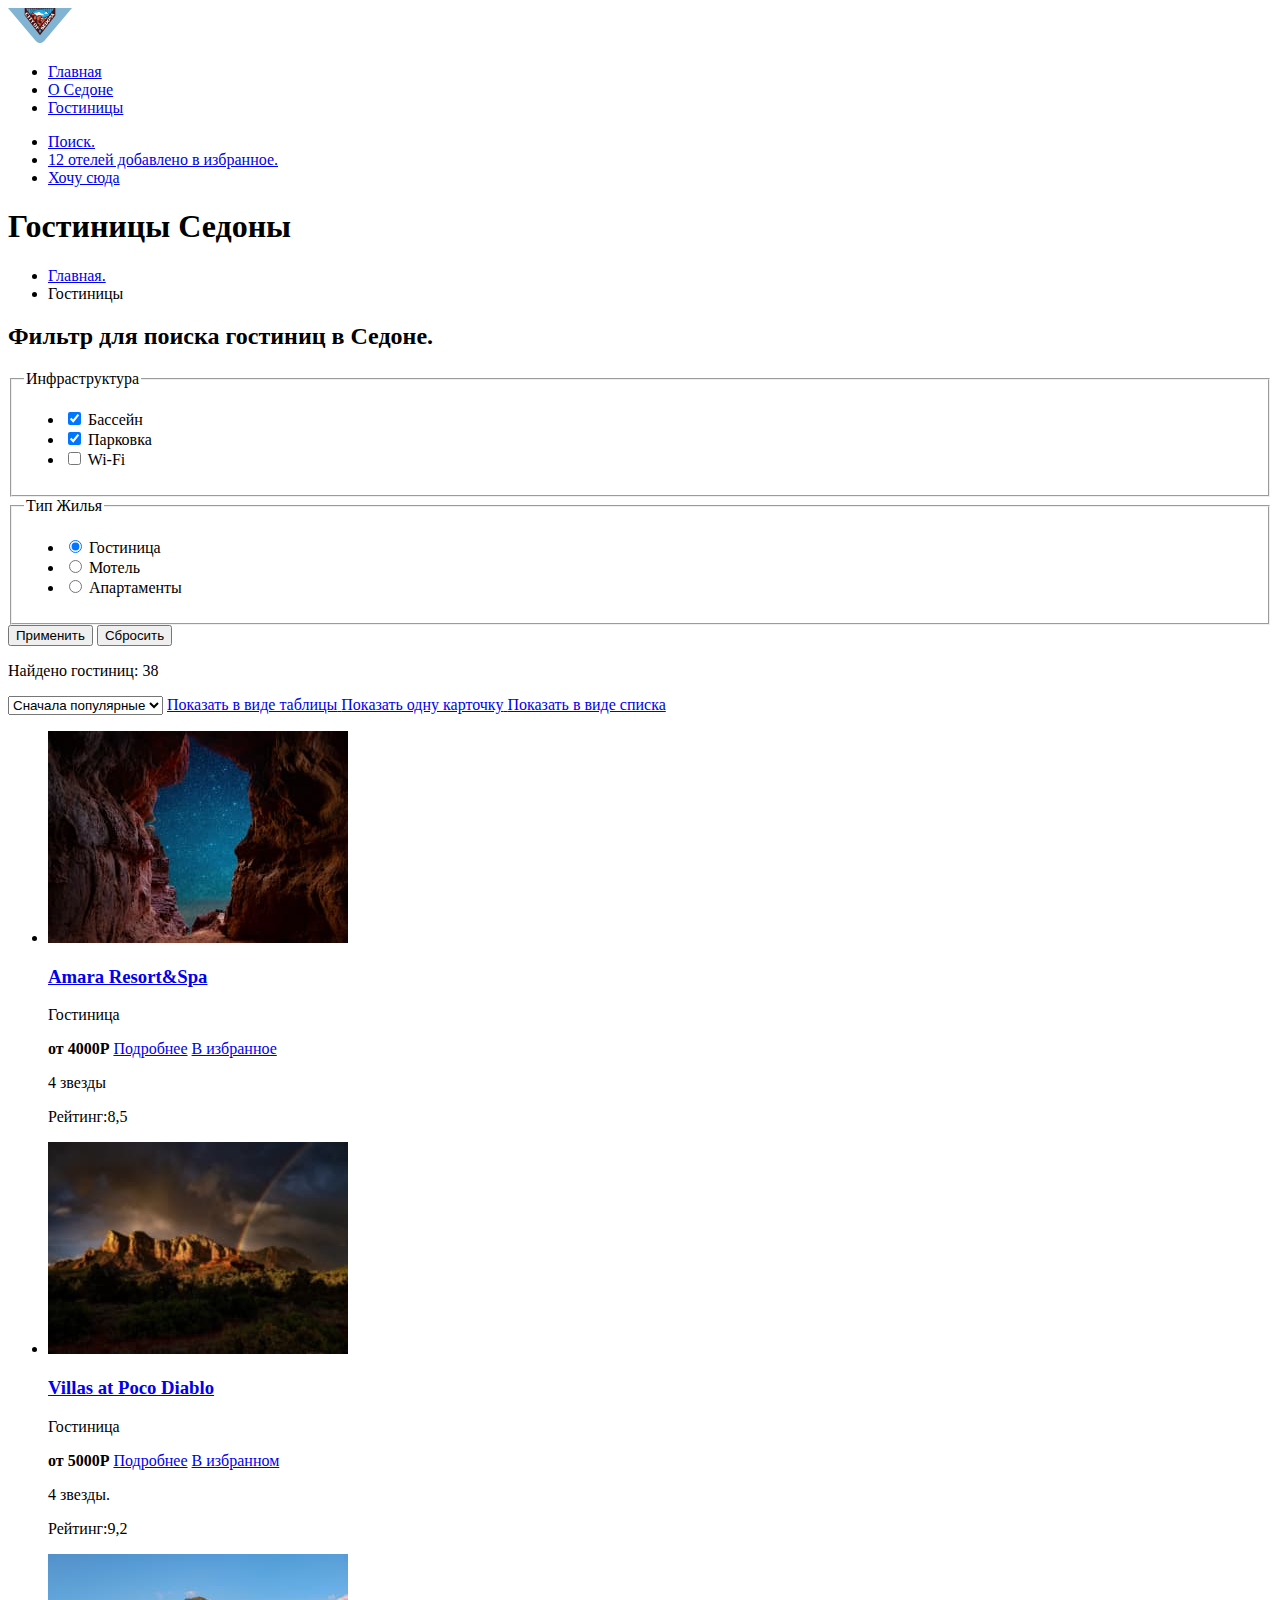
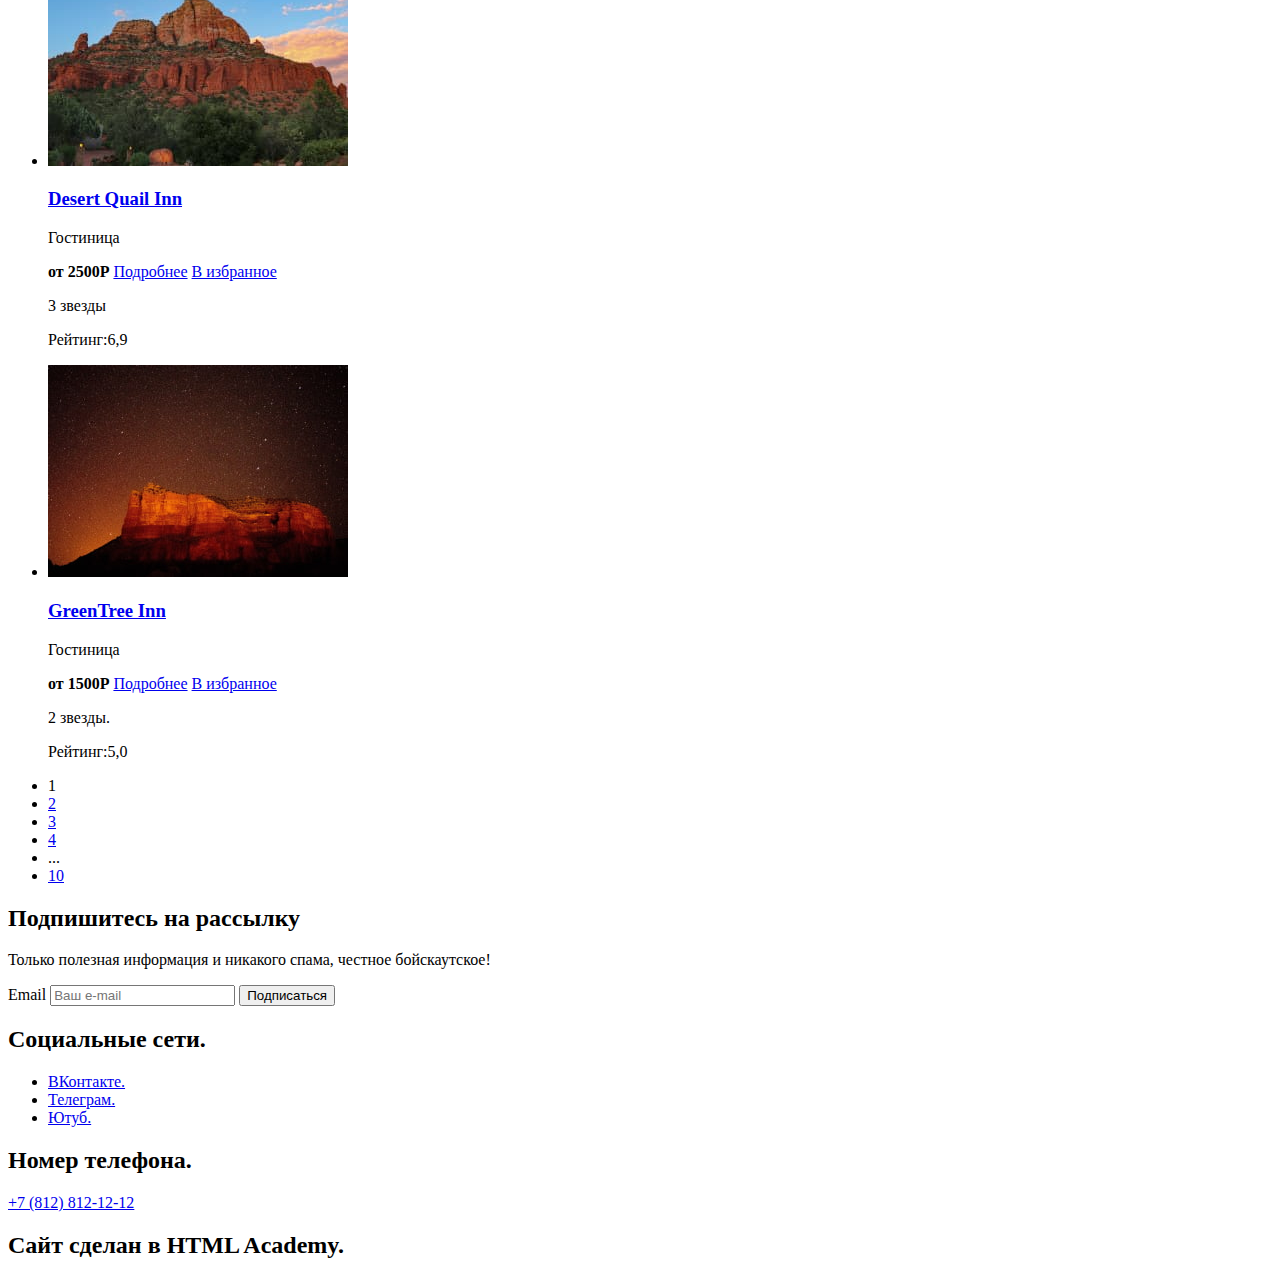
<file: 3/catalog.html>
<!DOCTYPE html>
<html lang="ru">

  <head>
    <meta charset="UTF-8">
    <title>Html Academy Седона</title>
    <base href="https://htmlacademy-htmlcss.github.io/2177095-sedona-35/3/">
</head>

  <body>
    <header class="page-header">
      <nav class="navigation">
        <a class="navigation-logo" href="index.html">
          <img class="page-header-logo" src="images/icons/logo.svg" alt="Логотип города Седона." width="64"
          height="35">
        </a>

        <ul class="navigation-list">
          <li class="navigation-item">
            <a class="navigation-link" href="about.html">Главная</a>
          </li>
          <li class="navigation item">
            <a class="navigation-link navigation-link-current" href="#">О Седоне</a>
          </li>
          <li class="navigation-item">
            <a class="navigation-link" href="catalog.html">Гостиницы</a>
          </li>
        </ul>
        <ul class="navigation-list navigation-user">
          <li class="navigation-item">
            <a class="navigation-link" href="#">
              <span class="visually-hidden">Поиск.</span></a>
          </li>
          <li class="navigation-item">
            <a class="navigation-link" href="#">
              <span class="favorite-count">12</span>
              <span class="visually-hidden">отелей добавлено в избранное.</span>
            </a>
          </li>
          <li class="navigation-item">
            <a class="navigation-link" href="#">Хочу сюда</a>
          </li>
        </ul>
      </nav>
    </header>
    <main class="main-inner">
      <header class="inner-header">
        <h1 class="inner-header-title">Гостиницы Седоны</h1>
        <ul class="breadcrumbs">
          <li class="breadcrumbs-item">
            <a class="breadcrumbs-link" href="index.html">
              <span class="visually-hiddden">Главная.</span>
            </a>
          </li>
          <li class="breadcrumbs-item">
            <a class="breadcrumbs-link">Гостиницы</a>
          </li>
        </ul>
      </header>
      <section class="search">
        <h2 class="visually-hidden">Фильтр для поиска гостиниц в Седоне.</h2>
        <form class="catalog-filter-search" action="https://echo.htmlacademy.ru/" method="get">

          <fieldset class="search-filter-group">
            <legend class="search-filter-title">Инфраструктура</legend>
            <ul class="search-filter-list">
              <li class="search-filter-item">
                <label class="control">
                  <input class="control-input" type="checkbox" name="sweeming-pool" checked>
                  Бассейн
                </label>
              </li>

              <li class="search-filter-item">
                <label class="control">
                  <input class="control-input" type="checkbox" name="parking" checked>
                  Парковка
                </label>
              </li>

              <li class="search-filter-item">
                <label class="control">
                  <input class="control-input" type="checkbox" name="wi-fi">
                  Wi-Fi
                </label>
              </li>
            </ul>
          </fieldset>

          <fieldset class="search-filter-group">
            <legend class="search-filter-title">Тип Жилья</legend>

            <ul class="search-filter-list">
              <li class="search-filter-item">
                <label class="control">
                  <input class="control-input" type="radio" name="type-of-housing" value="Hotel" checked>
                  Гостиница
                </label>
              </li>

              <li class="search-filter-item">
                <label class="control">
                  <input class="control-input" type="radio" name="type-of-housing" value="Motel">
                  Мотель
                </label>
              </li>

              <li class="search-filter-item">
                <label class="control">
                  <input class="control-input" type="radio" name="type-of-housing" value="Apartments">
                  Апартаменты
                </label>
              </li>
            </ul>
          </fieldset>

          <!-- Добавим раздел со стоимостью -->

          <button class="button" type="submit">Применить</button>
          <button class="button" type="reset">Сбросить</button>
        </form>

        <p class="search-result">Найдено гостиниц: 38</p>

        <!--Добавляем выпадающий список ниже -->

        <select class="select-control" aria-label="Сортировка">
          <option value="popular">Сначала популярные</option>
          <option value="cheap">Сначала дешёвые</option>
          <option value="expensive">Сначала дорогие</option>
        </select>

        <!-- Добавляем вариант отображения каталога на странице ниже -->

        <a class="button button-table" href="#">
          <span class="visually-hidden">Показать в виде таблицы</span>
        </a>
        <a class="button button-card" href="#">
          <span class="visually-hidden">Показать одну карточку</span>
        </a>
        <a class="button button-list" href="#">
          <span class="visually-hidden">Показать в виде списка</span>
        </a>
      </section>
      <!-- Карточки отелей (ниже)-->
      <ul>
        <li class="hotel-card">
          <a class="hotel-card-link" href="#">
            <img class="hotel-card-image" src="images/content/hotel-amara-resort-spa.jpg" alt="фото гостиницы Amara Resort&Spa." width="300" height="212">
            <h3 class="hotel-card-title">Amara Resort&Spa</h3>
          </a>
          <p class="hotel-card-description">Гостиница</p>
          <b class="hotel-card-price">от 4000Р</b>
          <a class="button hotel-card-button" href="#">Подробнее</a>
          <a class="button add-to-favorites" href="#">В избранное</a>
          <p class="hotel-stars hotel-stars-4">
            <span class="visually-hidden">4 звезды</span>
          </p>
          <p class="hotel-card-rating">Рейтинг:8,5</p>
        </li>
        <li class="hotel-card">
          <a class="hotel-card-link" href="#">
            <img class="hotel-card-image" src="images/content/hotel-villas-poco-diablo.jpg" alt="фото гостиницы Villas at Poco Diablo." width="300" height="212">
            <h3 class="hotel-card-title">Villas at Poco Diablo</h3>
          </a>
          <p class="hotel-card-description">Гостиница</p>
          <b class="hotel-card-price">от 5000Р</b>
          <a class="button hotel-card-button" href="#">Подробнее</a>
          <a class="button add-to-favorites" href="#">В избранном</a>
          <p class="hotel-stars hotel-stars-4">
            <span class="visually-hidden">4 звезды.</span>
          </p>
          <p class="hotel-card-rating">Рейтинг:9,2</p>
        </li>
        <li class="hotel-card">
          <a class="hotel-card-link" href="#">
            <img class="hotel-card-image" src="images/content/hotel-desert-quail-inn.jpg" alt="фото гостиницы Desert Quail Inn." width="300" height="212">
            <h3 class="hotel-card-title">Desert Quail Inn</h3>
          </a>
          <p class="hotel-card-description">Гостиница</p>
          <b class="hotel-card-price">от 2500Р</b>
          <a class="button hotel-card-button" href="#">Подробнее</a>
          <a class="button add-to-favorites" href="#">В избранное</a>
          <p class="hotel-stars hotel-stars-3">
            <span class="visually-hidden">3 звезды</span>
          </p>
          <p class="hotel-card-rating">Рейтинг:6,9</p>
        </li>
        <li class="hotel-card">
          <a class="hotel-card-link" href="hotel.html">
            <img class="hotel-card-image" src="images/content/hotel-greentree-inn.jpg" alt="фото гостиницы GreenTree Inn." width="300" height="212">
            <h3 class="hotel-card-title">GreenTree Inn</h3>
          </a>
          <p class="hotel-card-description">Гостиница</p>
          <b class="hotel-card-price">от 1500Р</b>
          <a class="button hotel-card-button" href="housing.html">Подробнее</a>
          <a class="button add-to-favorites" href="#">В избранное</a>
          <p class="hotel-stars hotel-stars-2">
            <span class="visually-hidden">2 звезды.</span>
          </p>
          <p class="hotel-card-rating">Рейтинг:5,0</p>
        </li>
      </ul>
      <ul class="pagination">
        <li class="pagination-item">
          <a class="pagination-link pagination-current">1</a>
        </li>
        <li class="pagination-item">
          <a class="pagination-link" href="#">2</a>
        </li>
        <li class="pagination-item">
          <a class="pagination-link" href="#">3</a>
        </li>
        <li class="pagination-item">
          <a class="pagination-link" href="#">4</a>
        </li>
        <li class="pagination-item">
          <span class="pagination-link pagination-devider">...</span>
        </li>
        <li class="pagination-item">
          <a class="pagination-link" href="#">10</a>
        </li>
      </ul>

      <section class="newsletter">
        <h2 class="newsletter-title">Подпишитесь на рассылку</h2>
        <p class="newsletter-description">Только полезная информация и никакого спама, честное бойскаутское!</p>


        <form class="newsletter-form" action="https://echo.htmlacademy.ru/" method="post">
          <label for="newsletter-email">Email</label>
          <input class="field" placeholder="Ваш e-mail" type="email" name="newsletter-email" id="newsletter-email"
            required>
          <button class="button newsletter-button" type="submit">Подписаться</button>
        </form>
      </section>
    </main>
    <footer class="page-footer">
      <section class="footer-social">
        <h2 class="visually-hidden">Социальные сети.</h2>

        <ul class="footer-social-list">
          <li class="footer-social-item">
            <a class="button" href="https://vk.com/htmlacademy">
              <span class="visually-hidden">ВКонтакте.</span>
            </a>
          </li>
          <li class="footer-social-item">
            <a class="button" href="https://t.me/htmlacademy">
              <span class="visually-hidden">Телеграм.</span>
            </a>
          </li>
          <li class="footer-social-item">
            <a class="button" href="https://www.youtube.com/user/htmlacademyru">
              <span class="visually-hidden">Ютуб.</span>
            </a>
          </li>
        </ul>
      </section>
      <section class="contacts">
        <h2 class="visually-hidden">Номер телефона.</h2>
        <a class="phone-number" href="tel:+78128121212">+7 (812) 812-12-12</a>
      </section>

      <section class="copyright">
        <h2 class="visually-hidden">Сайт сделан в HTML Academy.</h2>
        <a class="footer-logo-link" href="https://htmlacademy.ru/">
        </a>
      </section>
    </footer>
  </body>

</html>
</file>
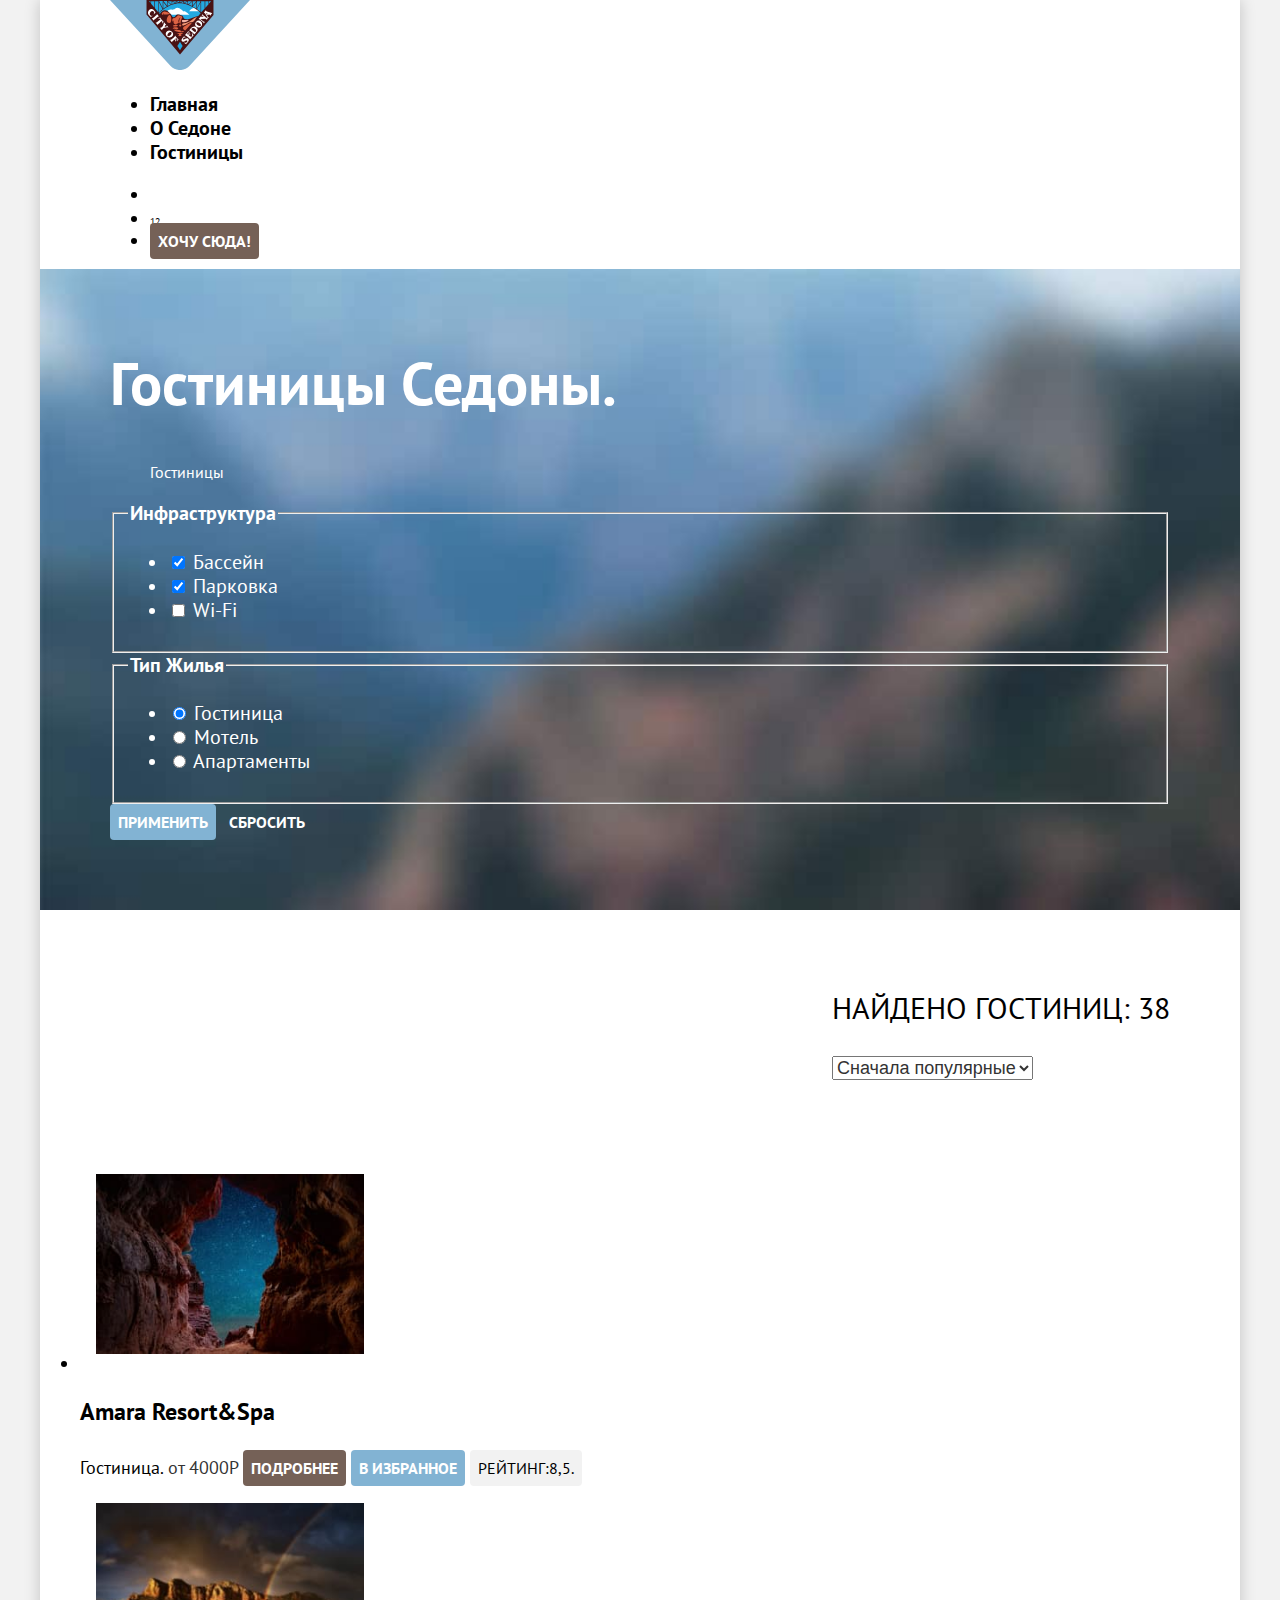
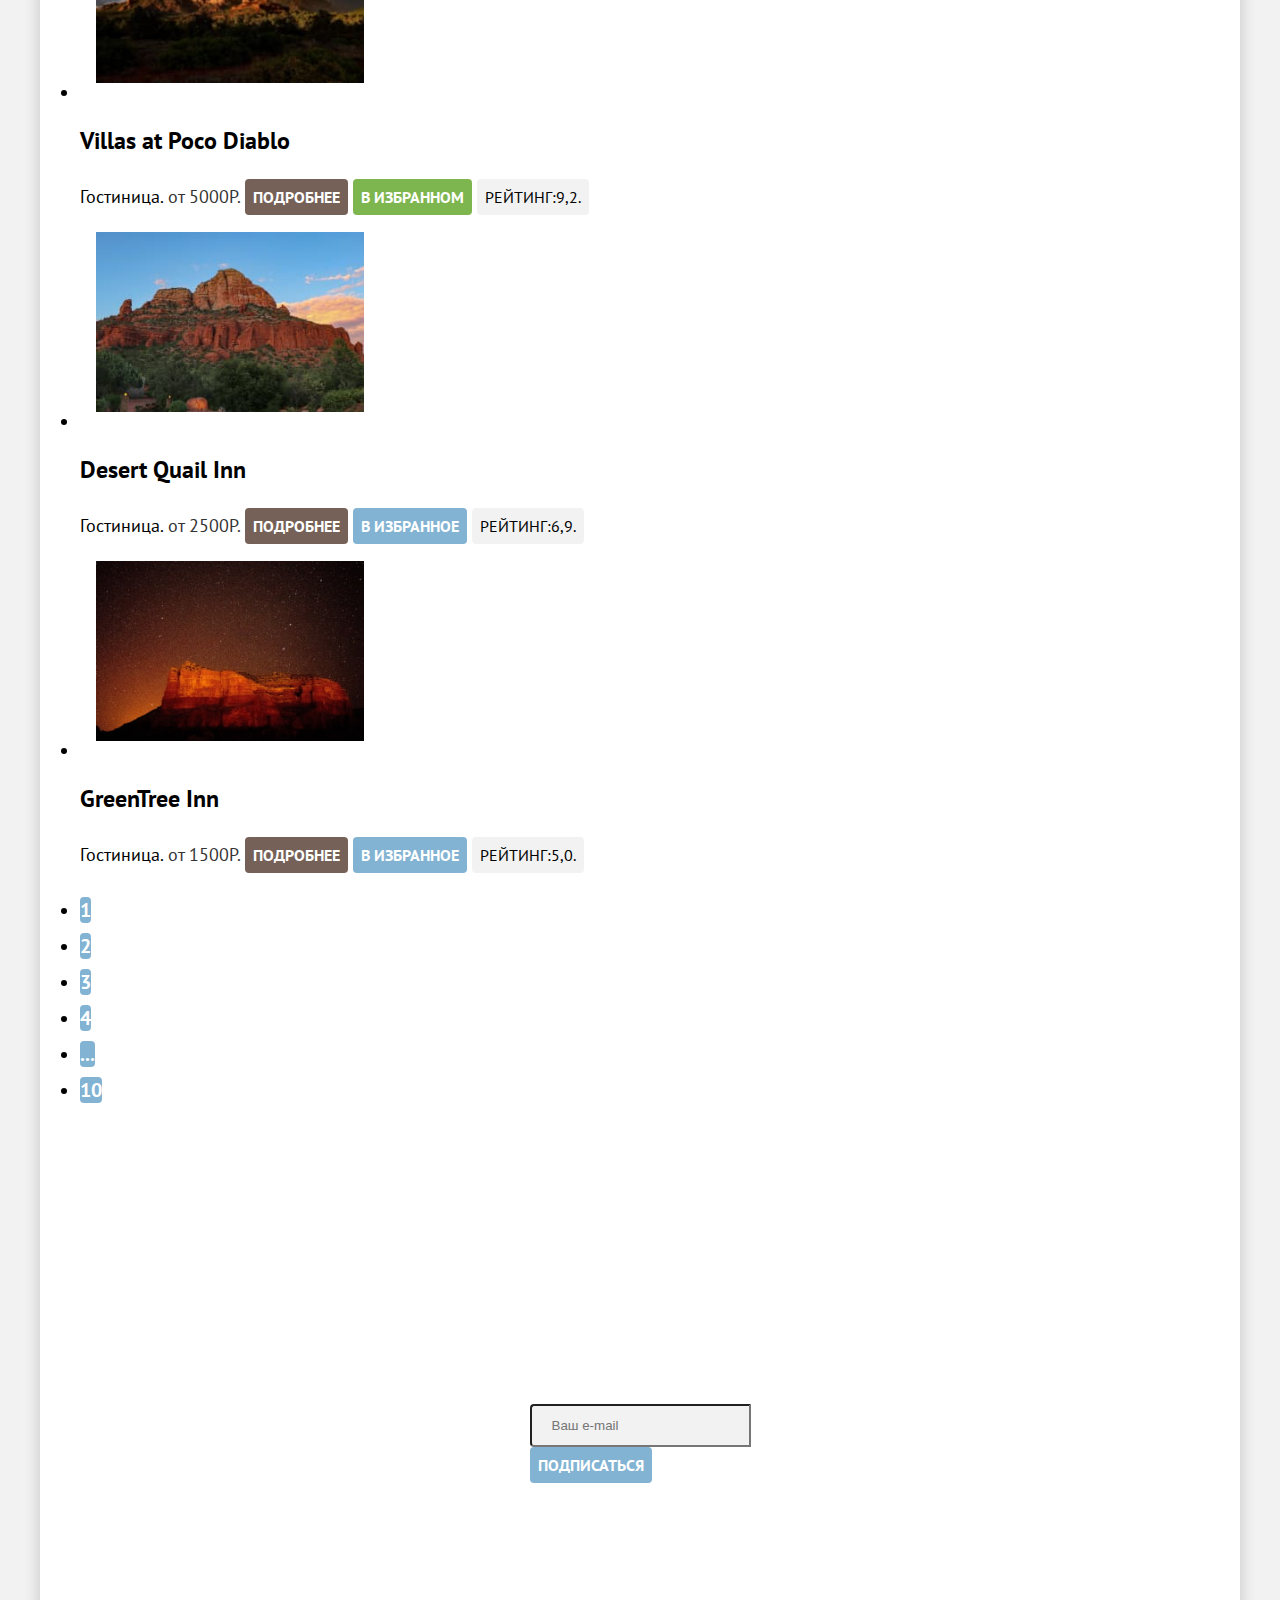
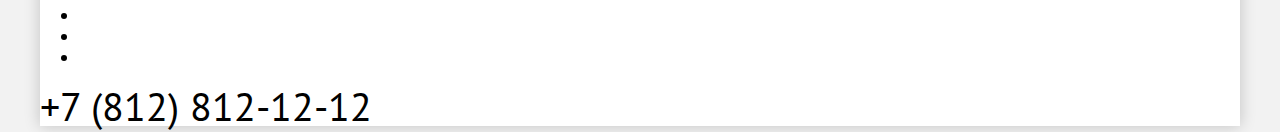
<file: 4/catalog.html>
<!DOCTYPE html>
<html lang="ru">

  <head>
    <meta charset="utf-8">
    <title>Html Academy Седона</title>
    <link rel="stylesheet" href="styles/styles.css">
    <base href="https://htmlacademy-htmlcss.github.io/2177095-sedona-35/4/">
</head>

  <body>
    <div class="page-wrapper">
      <header class="page-header">
        <nav class="navigation">
          <a class="navigation-logo" href="index.html">
            <img class="page-header-logo" src="images/icons/logo.svg" alt="Логотип города Седона." width="140"
              height="70">
          </a>

          <ul class="navigation-list">
            <li class="navigation-item">
              <a class="navigation-link" href="index.html">Главная</a>
            </li>
            <li class="navigation item">
              <a class="navigation-link navigation-link-current" href="#">О Седоне</a>
            </li>
            <li class="navigation-item">
              <a class="navigation-link" href="catalog.html">Гостиницы</a>
            </li>
          </ul>
          <ul class="navigation-list navigation-user">
            <li class="navigation-item">
              <a class="navigation-link" href="#">
                <span class="visually-hidden">Поиск.</span></a>
            </li>
            <li class="navigation-item-user">
              <a class="navigation-link navigation-link-favorites" href="#">
                <span class="favorite-count">12.</span>
                <span class="visually-hidden">отелей добавлено в избранное.</span>
              </a>
            </li>
            <li class="navigation-item-user ">
              <a class="button button-brown navigation-link-user" href="#">Хочу сюда!</a>
            </li>
          </ul>
        </nav>
      </header>
      <main class="main-inner">
        <div class="filter-block"
        <header class="inner-header">
          <h1 class="inner-header-title">Гостиницы Седоны.</h1>
          <ul class="breadcrumbs">
            <li class="breadcrumbs-item">
              <a class="breadcrumbs-link" href="index.html">
                <span class="visually-hidden">Главная.</span>
              </a>
            </li>
            <li class="breadcrumbs-item">
              <a class="breadcrumbs-link">Гостиницы</a>
            </li>
          </ul>
          </header>
          <h2 class="visually-hidden">Фильтр для поиска гостиниц в Седоне.</h2>
          <form class="catalog-filter-search" action="https://echo.htmlacademy.ru/" method="get">

            <fieldset class="search-filter-group">
              <legend class="search-filter-title">Инфраструктура</legend>
              <ul class="search-filter-list">
                <li class="search-filter-item">
                  <label class="control">
                    <input class="control-input" type="checkbox" name="Infrastructure" value="swimming-pool" checked>
                    Бассейн
                  </label>
                </li>

                <li class="search-filter-item">
                  <label class="control">
                    <input class="control-input" type="checkbox" name="Infrastructure" value="parking" checked>
                    Парковка
                  </label>
                </li>

                <li class="search-filter-item">
                  <label class="control">
                    <input class="control-input" type="checkbox" name="Infrastructure" value="wi-fi">
                    Wi-Fi
                  </label>
                </li>
              </ul>
            </fieldset>

            <fieldset class="search-filter-group">
              <legend class="search-filter-title">Тип Жилья</legend>

              <ul class="search-filter-list">
                <li class="search-filter-item">
                  <label class="control">
                    <input class="control-input" type="radio" name="type-of-housing" value="Hotel" checked>
                    Гостиница
                  </label>
                </li>

                <li class="search-filter-item">
                  <label class="control">
                    <input class="control-input" type="radio" name="type-of-housing" value="Motel">
                    Мотель
                  </label>
                </li>

                <li class="search-filter-item">
                  <label class="control">
                    <input class="control-input" type="radio" name="type-of-housing" value="Apartments">
                    Апартаменты
                  </label>
                </li>
              </ul>
            </fieldset>

            <!-- Добавим раздел со стоимостью -->

            <button class="button button-blue" type="submit">Применить</button>
            <button class="button button-reset" type="reset">Сбросить</button>
          </form>
        </div>
        <!-- Карточки отелей (ниже)-->
        <section class="result">
          <div class="sort-result">
            <p class="search-result">Найдено гостиниц: 38</p>

            <!--Добавляем выпадающий список ниже -->

            <select class="select-control" aria-label="Сортировка">
              <option value="popular">Сначала популярные</option>
              <option value="cheap">Сначала дешёвые</option>
              <option value="expensive">Сначала дорогие</option>
            </select>

            <!-- Добавляем вариант отображения каталога на странице ниже -->

            <a class="button button-table" href="#">
              <span class="visually-hidden">Показать в виде таблицы.</span>
            </a>
            <a class="button button-card" href="#">
              <span class="visually-hidden">Показать одну карточку.</span>
            </a>
            <a class="button button-list" href="#">
              <span class="visually-hidden">Показать в виде списка.</span>
            </a>
          </div>
        </section>

        <ul>
          <li class="hotel-card">
            <a class="hotel-card-link" href="#">
              <img class="hotel-card-image" src="images/content/hotel-amara-resort-spa.jpg"
                alt="фото гостиницы Amara Resort&Spa." width="300" height="212">
              <h3 class="hotel-card-title">Amara Resort&Spa</h3>
            </a>
            <span class="hotel-card-description">Гостиница.</span>
            <span class="hotel-card-price">от 4000Р</span>
            <a class="button button-brown  hotel-card-button" href="#">Подробнее</a>
            <a class="button button-blue add-to-favorites" href="#">В избранное</a>
            <span class="hotel-stars hotel-stars-4">
              <span class="visually-hidden">4 звезды.</span>
            </span>
            <span class="button button-grey hotel-card-rating">Рейтинг:8,5.</span>
          </li>
          <li class="hotel-card">
            <a class="hotel-card-link" href="#">
              <img class="hotel-card-image" src="images/content/hotel-villas-poco-diablo.jpg"
                alt="фото гостиницы Villas at Poco Diablo." width="300" height="212">
              <h3 class="hotel-card-title">Villas at Poco Diablo</h3>
            </a>
            <span class="hotel-card-description">Гостиница.</span>
            <span class="hotel-card-price">от 5000Р.</span>
            <a class="button button-brown hotel-card-button" href="#">Подробнее</a>
            <a class="button button-green button add-to-favorites" href="#">В избранном</a>
            <span class="hotel-stars hotel-stars-4">
              <span class="visually-hidden">4 звезды.</span>
            </span>
            <span class="button button-grey hotel-card-rating">Рейтинг:9,2.</span>
          </li>
          <li class="hotel-card">
            <a class="hotel-card-link" href="#">
              <img class="hotel-card-image" src="images/content/hotel-desert-quail-inn.jpg"
                alt="фото гостиницы Desert Quail Inn." width="300" height="212">
              <h3 class="hotel-card-title">Desert Quail Inn</h3>
            </a>
            <span class="hotel-card-description">Гостиница.</span>
            <span class="hotel-card-price">от 2500Р.</span>
            <a class="button button-brown hotel-card-button" href="#">Подробнее</a>
            <a class="button button-blue button add-to-favorites" href="#">В избранное</a>
            <span class="hotel-stars hotel-stars-3">
              <span class="visually-hidden">3 звезды.</span>
            </span>
            <span class="button button-grey hotel-card-rating">Рейтинг:6,9.</span>
          </li>
          <li class="hotel-card">
            <a class="hotel-card-link" href="hotel.html">
              <img class="hotel-card-image" src="images/content/hotel-greentree-inn.jpg"
                alt="фото гостиницы GreenTree Inn." width="300" height="212">
              <h3 class="hotel-card-title">GreenTree Inn</h3>
            </a>
            <span class="hotel-card-description">Гостиница.</span>
            <span class="hotel-card-price">от 1500Р.</span>
            <a class="button button-brown hotel-card-button" href="housing.html">Подробнее</a>
            <a class="button button-blue button add-to-favorites" href="#">В избранное</a>
            <span class="hotel-stars hotel-stars-2">
              <span class="visually-hidden">2 звезды.</span>
            </span>
            <span class="button button-grey hotel-card-rating">Рейтинг:5,0.</span>
          </li>
        </ul>
        <ul class="pagination">
          <li class="pagination-item">
            <a class="pagination-link pagination-current">1</a>
          </li>
          <li class="pagination-item">
            <a class="pagination-link" href="#">2</a>
          </li>
          <li class="pagination-item">
            <a class="pagination-link" href="#">3</a>
          </li>
          <li class="pagination-item">
            <a class="pagination-link" href="#">4</a>
          </li>
          <li class="pagination-item">
            <span class="pagination-link pagination-divider">...</span>
          </li>
          <li class="pagination-item">
            <a class="pagination-link" href="#">10</a>
          </li>
        </ul>

        <section class="newsletter newsletter-inner">
          <h2 class="newsletter-title">Подпишитесь на рассылку</h2>
          <p class="newsletter-description">Только полезная информация и никакого спама, честное бойскаутское!</p>


          <form class="newsletter-form" action="https://echo.htmlacademy.ru/" method="post">
            <label>
              <input class="field" placeholder="Ваш e-mail" type="email" name="newsletter-email" id="newsletter-email"
                required>
              <span class="visually-hidden">Email.</span>
            </label>
            <button class="button button-blue newsletter-button" type="submit">Подписаться</button>
          </form>
        </section>
      </main>
      <footer class="page-footer">
        <section class="footer-social">
          <h2 class="visually-hidden">Социальные сети.</h2>

          <ul class="footer-social-list">
            <li class="footer-social-item">
              <a class="button" href="https://vk.com/htmlacademy">
                <span class="visually-hidden">Седона ВКонтакте.</span>
              </a>
            </li>
            <li class="footer-social-item">
              <a class="button" href="https://t.me/htmlacademy">
                <span class="visually-hidden">Седона в Телеграм.</span>
              </a>
            </li>
            <li class="footer-social-item">
              <a class="button" href="https://www.youtube.com/user/htmlacademyru">
                <span class="visually-hidden">Седона в Ютуб.</span>
              </a>
            </li>
          </ul>
        </section>
        <section class="contacts">
          <h2 class="visually-hidden">Номер телефона.</h2>
          <a class="phone-number" href="tel:+78128121212">+7 (812) 812-12-12</a>
        </section>

        <section class="copyright">
          <h2 class="visually-hidden">Сайт сделан в HTML Academy.</h2>
          <a class="footer-logo-link" href="https://htmlacademy.ru/">
          </a>
        </section>
      </footer>
    </div>
  </body>

</html>
</file>
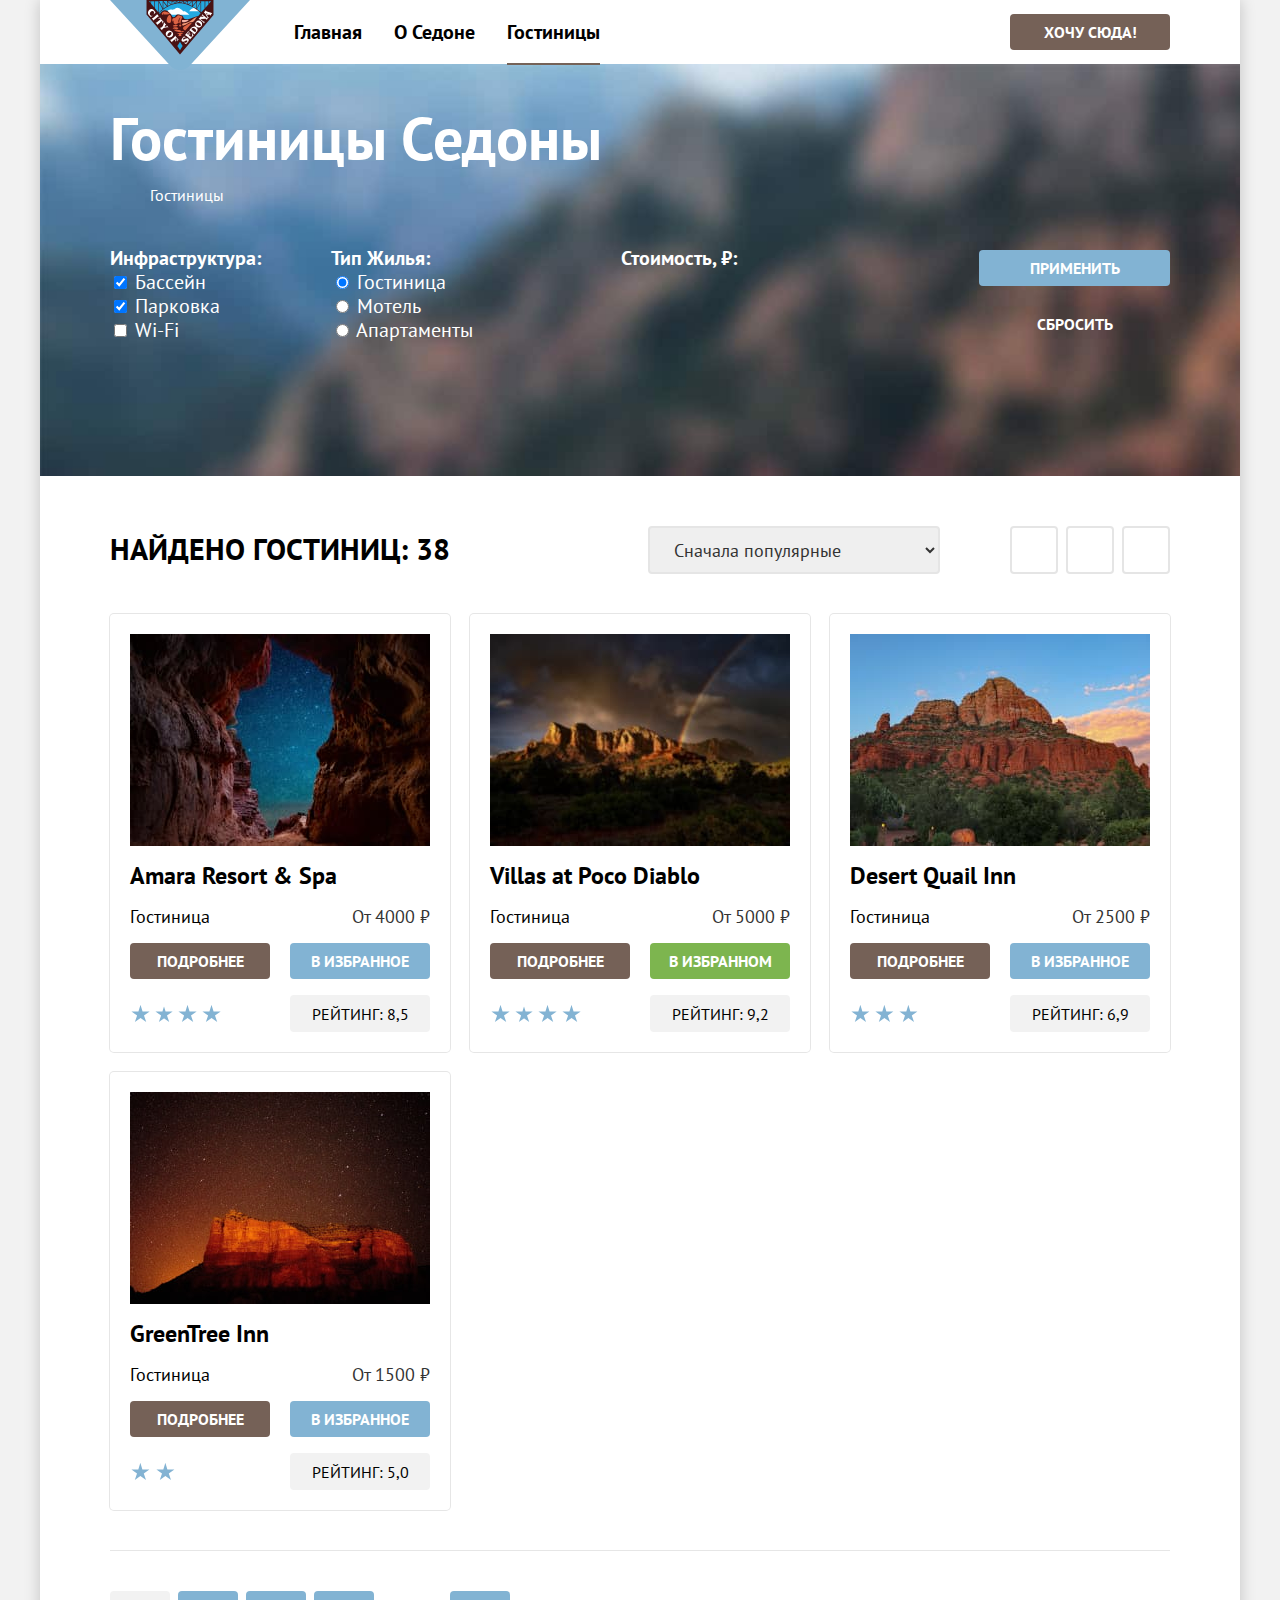
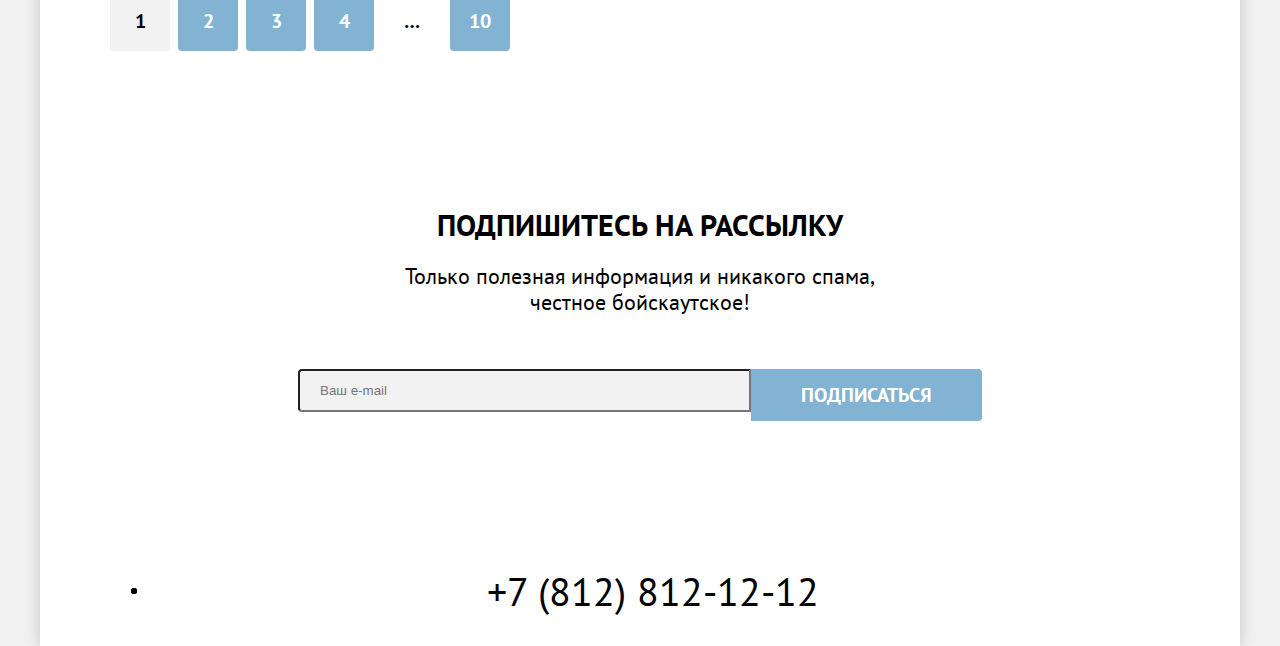
<file: 5/catalog.html>
<!DOCTYPE html>
<html lang="ru">
  <head>
    <meta charset="utf-8" />
    <title>Html Academy Седона</title>
    <link rel="stylesheet" href="styles/styles.css" />
    <base href="https://htmlacademy-htmlcss.github.io/2177095-sedona-35/5/">
</head>

  <body>
    <div class="page-wrapper">
      <header class="page-header">
        <nav class="navigation">
          <a class="navigation-logo" href="index.html">
            <img
              class="page-header-logo"
              src="images/icons/logo.svg"
              alt="Логотип города Седона."
              width="140"
              height="70"
            />
          </a>

          <ul class="navigation-list">
            <li class="navigation-item">
              <a class="navigation-link" href="index.html">Главная</a>
            </li>
            <li class="navigation item">
              <a class="navigation-link navigation-link-current" href="#">О Седоне</a>
            </li>
            <li class="navigation-item">
              <a class="navigation-link">Гостиницы</a>
            </li>
          </ul>
          <ul class="navigation-list navigation-user">
            <li class="navigation-item">
              <a class="navigation-link-search" href="#"> <span class="visually-hidden">Поиск.</span></a>
            </li>
            <li class="navigation-item-user">
              <a class="navigation-link-favorites" href="#">
                <span class="visually-hidden">отелей добавлено в избранное.</span>
              </a>
            </li>
            <li class="navigation-item-user">
              <a class="button button-brown navigation-link-user" href="#">Хочу сюда!</a>
            </li>
          </ul>
        </nav>
      </header>
      <main class="main-inner">
        <div class="filter-block">
          <header class="inner-header">
            <h1 class="inner-header-title">Гостиницы Седоны</h1>
            <ul class="breadcrumbs">
              <li class="breadcrumbs-item">
                <a class="breadcrumbs-link" href="index.html">
                  <span class="visually-hidden">Главная.</span>
                </a>
              </li>
              <li class="breadcrumbs-item">
                <a class="breadcrumbs-link" aria-current="page">Гостиницы</a>
              </li>
            </ul>
          </header>
          <h2 class="visually-hidden">Фильтр для поиска гостиниц в Седоне.</h2>
          <form class="search-filter" action="https://echo.htmlacademy.ru/" method="get">
            <fieldset class="search-filter-group">
              <legend class="search-filter-title">Инфраструктура:</legend>
              <ul class="search-filter-list">
                <li class="search-filter-item">
                  <label class="control">
                    <input class="control-input" type="checkbox" name="Infrastructure" value="swimming-pool" checked />
                    Бассейн
                  </label>
                </li>

                <li class="search-filter-item">
                  <label class="control">
                    <input class="control-input" type="checkbox" name="Infrastructure" value="parking" checked />
                    Парковка
                  </label>
                </li>

                <li class="search-filter-item">
                  <label class="control">
                    <input class="control-input" type="checkbox" name="Infrastructure" value="wi-fi" />
                    Wi-Fi
                  </label>
                </li>
              </ul>
            </fieldset>

            <fieldset class="search-filter-group">
              <legend class="search-filter-title">Тип Жилья:</legend>

              <ul class="search-filter-list">
                <li class="search-filter-item">
                  <label class="control">
                    <input class="control-input" type="radio" name="type-of-housing" value="Hotel" checked />
                    Гостиница
                  </label>
                </li>

                <li class="search-filter-item">
                  <label class="control">
                    <input class="control-input" type="radio" name="type-of-housing" value="Motel" />
                    Мотель
                  </label>
                </li>

                <li class="search-filter-item">
                  <label class="control">
                    <input class="control-input" type="radio" name="type-of-housing" value="Apartments" />
                    Апартаменты
                  </label>
                </li>
              </ul>
            </fieldset>


            <fieldset class="search-filter-group search-filter-group-wide">
              <legend class="search-filter-title">Стоимость, ₽:</legend>
              <!-- Добавим раздел со стоимостью -->
            </fieldset>

            <p class="search-filter-buttons">
              <button class="button button-blue" type="submit">Применить</button>
              <button class="button button-reset" type="reset">Сбросить</button>
            </p>
          </form>
        </div>
        <section class="result">
          <div class="sort-result">
            <p class="search-result">Найдено гостиниц: 38</p>

            <select class="select-control" aria-label="Сортировка">
              <option value="popular">Сначала популярные</option>
              <option value="cheap">Сначала дешёвые</option>
              <option value="expensive">Сначала дорогие</option>
            </select>

            <!-- Добавляем вариант отображения каталога на странице ниже -->

            <ul class="result-direction-list">
              <li class="result-direction-item">
                <a class="result-direction-link button-table" href="#">
                  <span class="visually-hidden">Показать в виде таблицы.</span>
                </a>
              </li>
              <li class="result-direction-item">
                <a class="result-direction-link button-card" href="#">
                  <span class="visually-hidden">Показать одну карточку.</span>
                </a>
              </li>
              <li class="result-direction-item">
                <a class="result-direction-link button-list" href="#">
                  <span class="visually-hidden">Показать в виде списка.</span>
                </a>
              </li>
            </ul>
          </div>
          <ul class="hotel-list">
            <li class="hotel-card">
              <a class="hotel-card-link" href="#">
                <img
                  class="hotel-card-image"
                  src="images/content/hotel-amara-resort-spa.jpg"
                  alt="фото гостиницы Amara Resort & Spa."
                  width="300"
                  height="212"
                />
                <h3 class="hotel-card-title">Amara Resort & Spa</h3>
              </a>
             <div class="hotel-card-content">
                <span class="hotel-card-description">Гостиница</span>
                <span class="hotel-card-price">От 4000 ₽</span>
                <a class="button button-brown hotel-card-button" href="#">Подробнее</a>
                <a class="button button-blue add-to-favorites" href="#">В избранное</a>
                <span class="hotel-stars hotel-stars-4">
                  <span class="visually-hidden">4 звезды.</span>
                </span>
                <span class="button button-grey hotel-card-rating">Рейтинг: 8,5</span>
             </div>
            </li>
            <li class="hotel-card">
              <a class="hotel-card-link" href="#">
                <img
                  class="hotel-card-image"
                  src="images/content/hotel-villas-poco-diablo.jpg"
                  alt="фото гостиницы Villas at Poco Diablo."
                  width="300"
                  height="212"
                />
                <h3 class="hotel-card-title">Villas at Poco Diablo</h3>
              </a>
              <div class="hotel-card-content">
                <span class="hotel-card-description">Гостиница</span>
                <span class="hotel-card-price">От 5000 ₽</span>
                <a class="button button-brown hotel-card-button" href="#">Подробнее</a>
                <a class="button button-green button add-to-favorites" href="#">В избранном</a>
                <span class="hotel-stars hotel-stars-4">
                  <span class="visually-hidden">4 звезды.</span>
                </span>
                <span class="button button-grey hotel-card-rating">Рейтинг: 9,2</span>
              </div>
            </li>
            <li class="hotel-card">
              <a class="hotel-card-link" href="#">
                <img
                  class="hotel-card-image"
                  src="images/content/hotel-desert-quail-inn.jpg"
                  alt="фото гостиницы Desert Quail Inn."
                  width="300"
                  height="212"
                />
                <h3 class="hotel-card-title">Desert Quail Inn</h3>
              </a>
              <div class="hotel-card-content">
                <span class="hotel-card-description">Гостиница</span>
                <span class="hotel-card-price">От 2500 ₽</span>
                <a class="button button-brown hotel-card-button" href="#">Подробнее</a>
                <a class="button button-blue button add-to-favorites" href="#">В избранное</a>
                <span class="hotel-stars hotel-stars-3">
                  <span class="visually-hidden">3 звезды.</span>
                </span>
                <span class="button button-grey hotel-card-rating">Рейтинг: 6,9</span>
              </div>
            </li>
            <li class="hotel-card">
              <a class="hotel-card-link" href="hotel.html">
                <img
                  class="hotel-card-image"
                  src="images/content/hotel-greentree-inn.jpg"
                  alt="фото гостиницы GreenTree Inn."
                  width="300"
                  height="212"
                />
                <h3 class="hotel-card-title">GreenTree Inn</h3>
              </a>
              <div class="hotel-card-content">
                <span class="hotel-card-description">Гостиница</span>
                <span class="hotel-card-price">От 1500 ₽</span>
                <a class="button button-brown hotel-card-button" href="housing.html">Подробнее</a>
                <a class="button button-blue button add-to-favorites" href="#">В избранное</a>
                <span class="hotel-stars hotel-stars-2">
                  <span class="visually-hidden">2 звезды.</span>
                </span>
                <span class="button button-grey hotel-card-rating">Рейтинг: 5,0</span>
              </div>
            </li>
          </ul>
          <ul class="pagination">
            <li class="pagination-item">
              <a class="pagination-link pagination-current">1</a>
            </li>
            <li class="pagination-item">
              <a class="pagination-link" href="#">2</a>
            </li>
            <li class="pagination-item">
              <a class="pagination-link" href="#">3</a>
            </li>
            <li class="pagination-item">
              <a class="pagination-link" href="#">4</a>
            </li>
            <li class="pagination-item">
              <span class="pagination-link pagination-divider">…</span>
            </li>
            <li class="pagination-item">
              <a class="pagination-link" href="#">10</a>
            </li>
          </ul>
        </section>

        <section class="newsletter newsletter-inner">
          <h2 class="newsletter-title">Подпишитесь на рассылку</h2>
          <p class="newsletter-description">Только полезная информация и никакого спама,<br>честное бойскаутское!</p>

          <form class="newsletter-form" action="https://echo.htmlacademy.ru/" method="post">
            <label class="newsletter-label">
              <input
                class="field"
                placeholder="Ваш e-mail"
                type="email"
                name="newsletter-email"
                id="newsletter-email"
                required
              />
              <span class="visually-hidden">Email.</span>
            </label>
            <button class="button button-blue newsletter-button" type="submit">Подписаться</button>
          </form>
        </section>
      </main>
      <footer class="page-footer">
        <section class="footer-social">
          <h2 class="visually-hidden">Социальные сети.</h2>

          <ul class="footer-social-list">
            <li class="footer-social-item">
              <a class="footer-social-link" href="https://vk.com/htmlacademy">
                <span class="visually-hidden">Седона ВКонтакте.</span>
              </a>
            </li>
            <li class="footer-social-item">
              <a class="footer-social-link" href="https://t.me/htmlacademy">
                <span class="visually-hidden">Седона в Телеграм.</span>
              </a>
            </li>
            <li class="footer-social-item">
              <a class="footer-social-link" href="https://www.youtube.com/user/htmlacademyru">
                <span class="visually-hidden">Седона в Ютуб.</span>
              </a>
            </li>
          </ul>
        </section>
        <a class="phone-number footer-link" href="tel:+78128121212">+7 (812) 812-12-12</a>
        <a class="footer-logo-link footer-link" href="https://htmlacademy.ru/">
          <svg width="115" height="34" xmlns="http://www.w3.org/2000/svg">
            <use xlink:href="images/icons/html-academy.svg#logo" />
          </svg>
        </a>
      </footer>
    </div>
  </body>
</html>
</file>
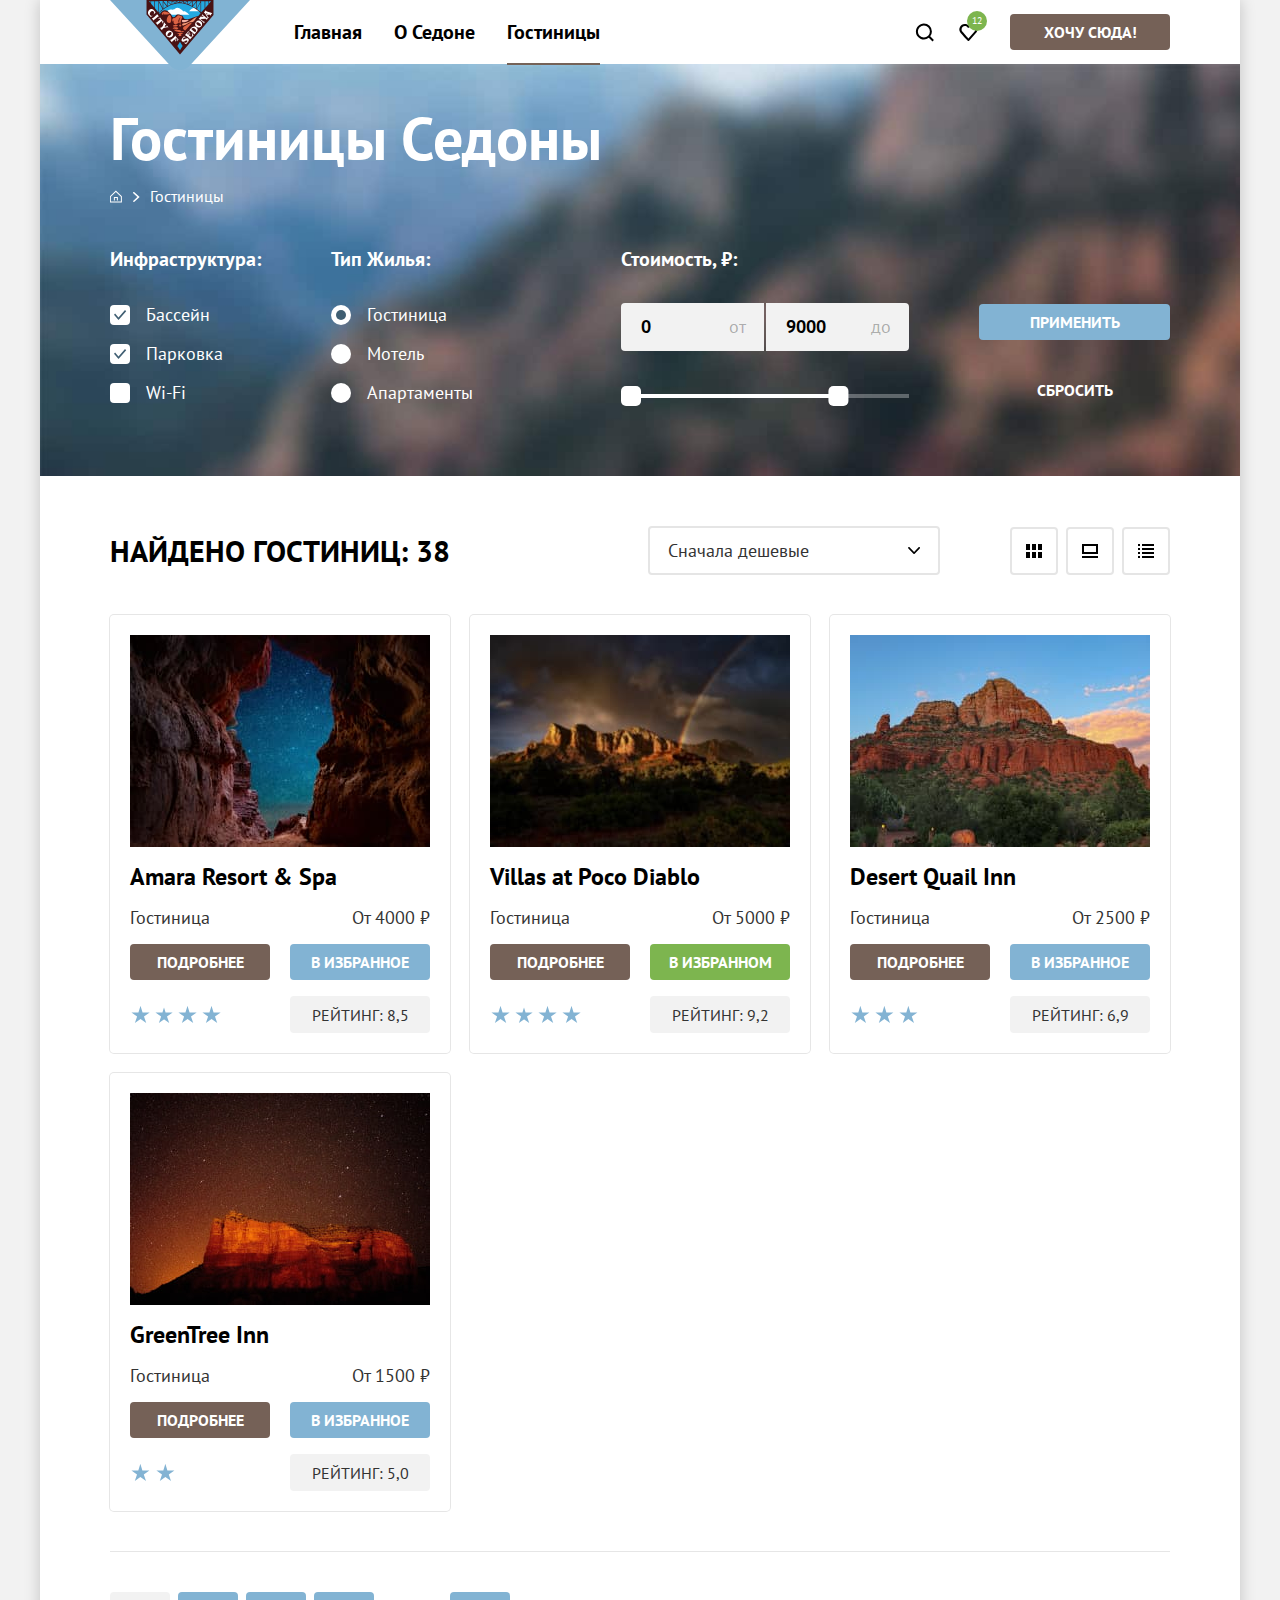
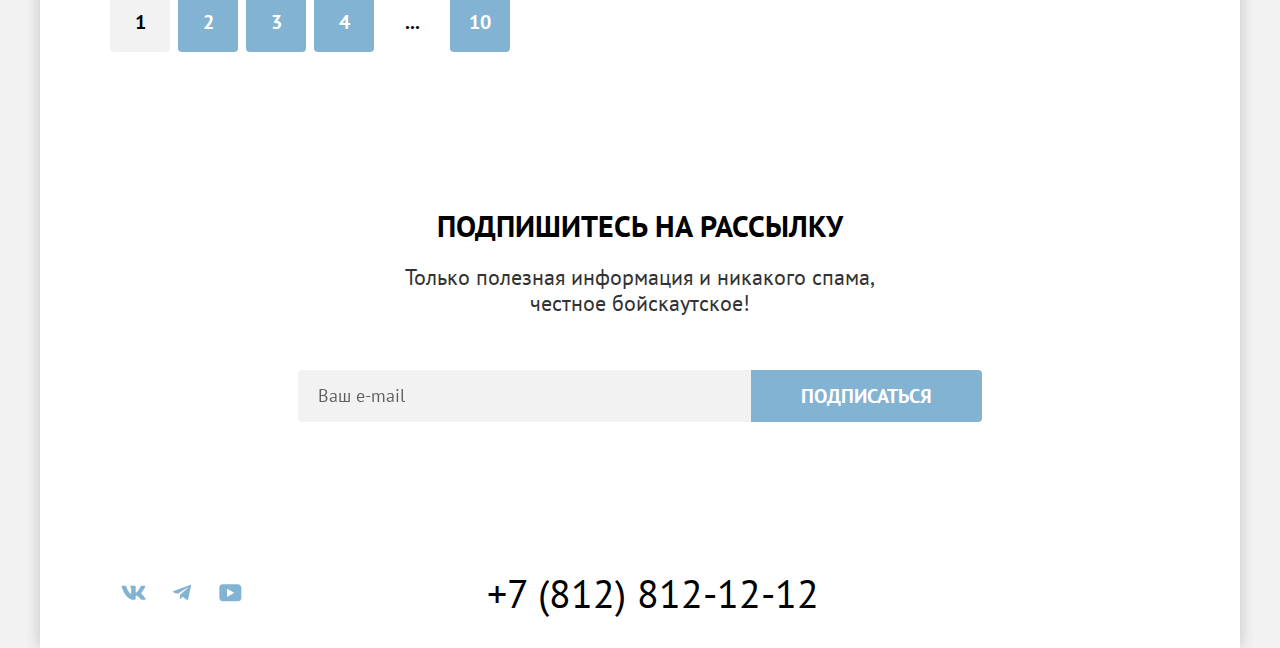
<file: 6/catalog.html>
<!DOCTYPE html>
<html lang="ru">
  <head>
    <meta charset="utf-8">
    <title>Html Academy Седона</title>
    <link rel="stylesheet" href="styles/styles.css">

    <link rel="apple-touch-icon" sizes="180x180" href="apple-touch-icon.png">
    <link rel="icon" type="image/png" sizes="32x32" href="favicon-32x32.png">
    <link rel="icon" type="image/png" sizes="16x16" href="favicon-16x16.png">
    <link rel="manifest" href="site.webmanifest">
    <link rel="mask-icon" href="safari-pinned-tab.svg" color="#5bbad5">
    <meta name="msapplication-TileColor" content="#ffffff">
    <meta name="theme-color" content="#ffffff">
    <base href="https://htmlacademy-htmlcss.github.io/2177095-sedona-35/6/">
</head>

  <body>
    <div class="page-wrapper">
      <header class="page-header">
        <nav class="navigation">
          <a class="navigation-logo" href="index.html">
            <img
              class="page-header-logo"
              src="images/icons/logo.svg"
              alt="Логотип города Седона."
              width="140"
              height="70"
            >
          </a>

          <ul class="navigation-list">
            <li class="navigation-item">
              <a class="navigation-link" href="index.html">Главная</a>
            </li>
            <li class="navigation-item">
              <a class="navigation-link" href="#">О Седоне</a>
            </li>
            <li class="navigation-item">
              <a class="navigation-link navigation-link-current" aria-current="page">Гостиницы</a>
            </li>
          </ul>
          <ul class="navigation-list navigation-user">
            <li class="navigation-item-user">
              <a class="navigation-link-service navigation-link-search" href="#">
                <span class="visually-hidden">Поиск.</span></a>
            </li>
            <li class="navigation-item-user">
              <a class="navigation-link-service navigation-link-favorites" href="#">
                <span class="count-label">12</span>
                <span class="visually-hidden">отелей добавлено в избранное.</span>
              </a>
            </li>
            <li class="navigation-item-user">
              <a class="button button-brown navigation-link-user" href="#">Хочу сюда!</a>
            </li>
          </ul>
        </nav>
      </header>
      <main class="main-inner">
        <div class="filter-block">
          <header class="inner-header">
            <h1 class="inner-header-title">Гостиницы Седоны</h1>
            <ul class="breadcrumbs">
              <li class="breadcrumbs-item">
                <a class="breadcrumbs-link breadcrumbs-link-home" href="index.html">
                  <span class="visually-hidden">Главная.</span>
                </a>
              </li>
              <li class="breadcrumbs-item">
                <a class="breadcrumbs-link" aria-current="page">Гостиницы</a>
              </li>
            </ul>
          </header>
          <h2 class="visually-hidden">Фильтр для поиска гостиниц в Седоне.</h2>
          <form class="search-filter" action="https://echo.htmlacademy.ru/" method="get">
            <fieldset class="search-filter-group">
              <legend class="search-filter-title">Инфраструктура:</legend>
              <ul class="search-filter-list">
                <li class="search-filter-item">
                  <label class="control">
                    <input class="control-input" type="checkbox" name="infrastructure" value="swimming-pool" checked>
                    Бассейн
                  </label>
                </li>

                <li class="search-filter-item">
                  <label class="control">
                    <input class="control-input" type="checkbox" name="infrastructure" value="parking" checked>
                    Парковка
                  </label>
                </li>

                <li class="search-filter-item">
                  <label class="control">
                    <input class="control-input" type="checkbox" name="infrastructure" value="wi-fi">
                    Wi-Fi
                  </label>
                </li>
              </ul>
            </fieldset>

            <fieldset class="search-filter-group">
              <legend class="search-filter-title">Тип Жилья:</legend>

              <ul class="search-filter-list">
                <li class="search-filter-item">
                  <label class="control">
                    <input class="control-input" type="radio" name="type_of_housing" value="Hotel" checked>
                    Гостиница
                  </label>
                </li>

                <li class="search-filter-item">
                  <label class="control">
                    <input class="control-input" type="radio" name="type_of_housing" value="Motel">
                    Мотель
                  </label>
                </li>

                <li class="search-filter-item">
                  <label class="control">
                    <input class="control-input" type="radio" name="type_of_housing" value="Apartments">
                    Апартаменты
                  </label>
                </li>
              </ul>
            </fieldset>


            <fieldset class="search-filter-group search-filter-group-wide">
              <legend class="search-filter-title">Стоимость, ₽:</legend>

              <p class="range-group">
                <label class="range-label">
                  от
                  <input class="range-input" name="price_min" type="number" value="0" min="0" max="12000" step="50">
                </label>
                <label class="range-label">
                  до
                  <input class="range-input" name="price_max" type="number" value="9000" min="0" max="12000" step="50">
                </label>
              </p>

              <!-- Разметка под библиотеку NoUISlider -->
              <div class="range-target">
                <div class="range-base">
                  <div class="range-connect" style="transform: translate(0%) scale(0.8, 1);"></div>
                  <div class="range-origin" style="transform: translate(-100%);">
                    <div class="range-handle" tabindex="0" aria-label="Меньше." aria-valuemin="0" aria-valuemax="12000" aria-valuenow="0" role="slider"></div>
                  </div>
                  <div class="range-origin" style="transform: translate(-22.6%);">
                    <div class="range-handle" tabindex="0" aria-label="Больше." aria-valuemin="0" aria-valuemax="12000" aria-valuenow="9000" role="slider"></div>
                  </div>
                </div>
              </div>
            </fieldset>

            <p class="search-filter-buttons">
              <button class="button button-blue" type="submit">Применить</button>
              <button class="button button-reset" type="reset">Сбросить</button>
            </p>
          </form>
        </div>
        <section class="result">
          <div class="sort-result">
            <p class="search-result">Найдено гостиниц: 38</p>

            <select class="select-control" aria-label="Сортировка">
              <option value="cheap">Сначала дешевые</option>
              <option value="expensive">Сначала дорогие</option>
              <option value="popular">Сначала популярные</option>
            </select>

            <!-- Добавляем вариант отображения каталога на странице ниже -->

            <ul class="result-direction-list">
              <li class="result-direction-item">
                <a class="result-direction-link result-direction-link button-table" href="#">
                  <span class="visually-hidden">Показать в виде таблицы.</span>
                </a>
              </li>
              <li class="result-direction-item">
                <a class="result-direction-link button-card" href="#">
                  <span class="visually-hidden">Показать одну карточку.</span>
                </a>
              </li>
              <li class="result-direction-item">
                <a class="result-direction-link button-list" href="#">
                  <span class="visually-hidden">Показать в виде списка.</span>
                </a>
              </li>
            </ul>
          </div>
          <ul class="hotel-list">
            <li class="hotel-card">
              <a class="hotel-card-link" href="#">
                <img
                  class="hotel-card-image"
                  src="images/content/hotel-amara-resort-spa.jpg"
                  alt="фото гостиницы Amara Resort & Spa."
                  width="300"
                  height="212"
                >
                <h3 class="hotel-card-title">Amara Resort & Spa</h3>
              </a>
             <div class="hotel-card-content">
                <span class="hotel-card-description">Гостиница</span>
                <span class="hotel-card-price">От 4000 ₽</span>
                <a class="button button-brown hotel-card-button" href="#">Подробнее</a>
                <a class="button button-blue add-to-favorites" href="#">В избранное</a>
                <span class="hotel-stars hotel-stars-4">
                  <span class="visually-hidden">4 звезды.</span>
                </span>
                <span class="hotel-card-rating">Рейтинг: 8,5</span>
             </div>
            </li>
            <li class="hotel-card">
              <a class="hotel-card-link" href="#">
                <img
                  class="hotel-card-image"
                  src="images/content/hotel-villas-poco-diablo.jpg"
                  alt="фото гостиницы Villas at Poco Diablo."
                  width="300"
                  height="212"
                >
                <h3 class="hotel-card-title">Villas at Poco Diablo</h3>
              </a>
              <div class="hotel-card-content">
                <span class="hotel-card-description">Гостиница</span>
                <span class="hotel-card-price">От 5000 ₽</span>
                <a class="button button-brown hotel-card-button" href="#">Подробнее</a>
                <a class="button button-green button add-to-favorites" href="#">В избранном</a>
                <span class="hotel-stars hotel-stars-4">
                  <span class="visually-hidden">4 звезды.</span>
                </span>
                <span class="hotel-card-rating">Рейтинг: 9,2</span>
              </div>
            </li>
            <li class="hotel-card">
              <a class="hotel-card-link" href="#">
                <img
                  class="hotel-card-image"
                  src="images/content/hotel-desert-quail-inn.jpg"
                  alt="фото гостиницы Desert Quail Inn."
                  width="300"
                  height="212"
                >
                <h3 class="hotel-card-title">Desert Quail Inn</h3>
              </a>
              <div class="hotel-card-content">
                <span class="hotel-card-description">Гостиница</span>
                <span class="hotel-card-price">От 2500 ₽</span>
                <a class="button button-brown hotel-card-button" href="#">Подробнее</a>
                <a class="button button-blue button add-to-favorites" href="#">В избранное</a>
                <span class="hotel-stars hotel-stars-3">
                  <span class="visually-hidden">3 звезды.</span>
                </span>
                <span class="hotel-card-rating">Рейтинг: 6,9</span>
              </div>
            </li>
            <li class="hotel-card">
              <a class="hotel-card-link" href="hotel.html">
                <img
                  class="hotel-card-image"
                  src="images/content/hotel-greentree-inn.jpg"
                  alt="фото гостиницы GreenTree Inn."
                  width="300"
                  height="212"
                >
                <h3 class="hotel-card-title">GreenTree Inn</h3>
              </a>
              <div class="hotel-card-content">
                <span class="hotel-card-description">Гостиница</span>
                <span class="hotel-card-price">От 1500 ₽</span>
                <a class="button button-brown hotel-card-button" href="housing.html">Подробнее</a>
                <a class="button button-blue button add-to-favorites" href="#">В избранное</a>
                <span class="hotel-stars hotel-stars-2">
                  <span class="visually-hidden">2 звезды.</span>
                </span>
                <span class="hotel-card-rating">Рейтинг: 5,0</span>
              </div>
            </li>
          </ul>
          <ul class="pagination">
            <li class="pagination-item">
              <a class="pagination-link pagination-current">1</a>
            </li>
            <li class="pagination-item">
              <a class="pagination-link" href="#">2</a>
            </li>
            <li class="pagination-item">
              <a class="pagination-link" href="#">3</a>
            </li>
            <li class="pagination-item">
              <a class="pagination-link" href="#">4</a>
            </li>
            <li class="pagination-item">
              <span class="pagination-link pagination-divider">...</span>
            </li>
            <li class="pagination-item">
              <a class="pagination-link" href="#">10</a>
            </li>
          </ul>
        </section>

        <section class="newsletter newsletter-inner">
          <h2 class="newsletter-title">Подпишитесь на рассылку</h2>
          <p class="newsletter-description">Только полезная информация и никакого спама,<br>честное бойскаутское!</p>

          <form class="newsletter-form" action="https://echo.htmlacademy.ru/" method="post">
            <label class="newsletter-label">
              <input
                class="field"
                placeholder="Ваш e-mail"
                type="email"
                name="newsletter-email"
                required
              >
              <span class="visually-hidden">Ваш e-mail.</span>
            </label>
            <button class="button button-blue newsletter-button" type="submit">Подписаться</button>
          </form>
        </section>
      </main>
      <footer class="page-footer">
        <section class="footer-social">
          <h2 class="visually-hidden">Социальные сети.</h2>

          <ul class="footer-social-list">
            <li class="footer-social-item">
              <a class="footer-social-link footer-social-link-vkontakte" href="https://vk.com/htmlacademy">
                <span class="visually-hidden">Седона ВКонтакте.</span>
              </a>
            </li>
            <li class="footer-social-item">
              <a class="footer-social-link footer-social-link-telegram" href="https://t.me/htmlacademy">
                <span class="visually-hidden">Седона в Телеграм.</span>
              </a>
            </li>
            <li class="footer-social-item">
              <a class="footer-social-link footer-social-link-youtube" href="https://www.youtube.com/user/htmlacademyru">
                <span class="visually-hidden">Седона в Ютуб.</span>
              </a>
            </li>
          </ul>
        </section>
        <a class="phone-number footer-link" href="tel:+78128121212">+7 (812) 812-12-12</a>
        <a class="footer-logo-link footer-link" href="https://htmlacademy.ru/">
          <span class="visually-hidden">Сайт разработчика.</span>
          <svg width="115" height="34" xmlns="http://www.w3.org/2000/svg">
            <use xlink:href="images/icons/html-academy.svg#logo" />
          </svg>
        </a>
      </footer>
    </div>
  </body>
</html>
</file>
<file: styles/styles.css>
@font-face {
  font-family: "PT Sans";
  font-style: normal;
  font-weight: 400;
  src: url("../fonts/ptsans-400.woff2") format("woff2");
  font-display: swap;
}

@font-face {
  font-family: "PT Sans";
  font-style: normal;
  font-weight: 700;
  src: url("../fonts/ptsans-700.woff2") format("woff2");
  font-display: swap;
}

html {
  font-size: 18px;
  line-height: 21px;
  font-family: "PT Sans", sans-serif;
}

body {
  display: flex;
  flex-direction: column;
  min-width: 1200px;
  min-height: 100vh;
  margin: 0;
  background-color: #f2f2f2;
}

*,
*::before,
*::after {
  box-sizing: border-box;
}

.visually-hidden {
  position: absolute;
  width: 1px;
  height: 1px;
  margin: -1px;
  border: 0;
  padding: 0;
  white-space: nowrap;
  clip-path: inset(100%);
  clip: rect(0 0 0 0);
  overflow: hidden;
}

.button {
  border: none;
  font-family: inherit;
  font-weight: 700;
  font-size: 16px;
  line-height: 20px;
  text-align: center;
  text-transform: uppercase;
  color: #ffffff;
  cursor: pointer;
  border-radius: 4px;
  text-decoration: none;
  padding: 8px;
}

.button:active {
  color: rgba(255, 255, 255, 0.3);
}

.button:disabled {
  background-color: #e5e5e5;
  pointer-events: none;
}

.button-blue:hover,
.button-blue:focus {
  background-color: #68a2ca;
}

.button-blue,
.button-blue:active {
  background-color: #82b3d3;
}

.button-brown:hover,
.button-brown:focus {
  background-color: #615048;
}

.button-brown,
.button-brown:active {
  background-color: #756157;
}

.button-green:hover,
.button-green:focus {
  background-color: #6c9e42;
}

.button-green,
.button-green:active {
  background-color: #7db54f;
}

.button-reset {
  background-color: transparent;
}

.button-reset:hover {
  opacity: 0.6;
}

.button-reset:disabled {
  background-color: transparent;
  opacity: 0.1;
}

.page-wrapper {
  display: flex;
  flex-direction: column;

  max-width: 1200px;
  margin: 0 auto;
  background-color: #ffffff;
  box-shadow: 0 0 15px rgba(0, 0, 0, 0.2);
}

.page-header {
  padding: 0 70px;
  margin-bottom: -6px;
  position: relative;
  z-index: 1;
}

.navigation {
  display: flex;
}

.navigation-logo {
  margin-right: 28px;
}

.navigation-item {
  margin: 0 0 6px;
}

.navigation-link {
  position: relative;
  display: block;
  padding: 20px 16px;
  font-weight: 700;
  font-size: 20px;
  line-height: 24px;
  color: #000000;
  text-decoration: none;
}

.navigation-link-current::before {
  content: "";
  position: absolute;
  right: 16px;
  bottom: -1px;
  left: 16px;
  height: 2px;
  background-color: #756257;
}

.navigation-list {
  list-style-type: none;
  margin: 0 28px 0 0;
  padding: 0;
  display: flex;
  flex-wrap: wrap;
}

.navigation-user {
  list-style-type: none;
  justify-content: flex-end;
  width: 350px;
  margin: 0 0 0 auto;
  padding: 14px 0;
}

.favorite-count {
  font-weight: 400;
  font-size: 10px;
  line-height: 10px;
  text-align: center;
}

.main-container {
  flex-grow: 1;
}

.page-header-logo {
  display: block;
  margin: 0;
  padding: 0;
}

.navigation-link-service {
  position: relative;
  display: flex;
  width: 44px;
  height: 36px;
  color: inherit;
}

.navigation-link-service::before {
  content: "";
  width: 20px;
  height: 20px;
  margin: auto;
  background-color: currentColor;
}

.navigation-link-search::before {
  -webkit-mask-image: url("../images/icons/search.svg");
  mask-image: url("../images/icons/search.svg");
}

.navigation-link-favorites::before {
  -webkit-mask-image: url("../images/icons/favorite-count.svg");
  mask-image: url("../images/icons/favorite-count.svg");
}

.count-label {
  position: absolute;
  top: -3px;
  right: 3px;
  padding: 5px;
  min-width: 20px;
  text-align: center;
  font-weight: 400;
  font-size: 10px;
  line-height: 1;
  color: #ffffff;
  background-color: #7db54f;
  border-radius: 10px;
}

.navigation-link-user {
  display: block;
  width: 160px;
  margin-left: 20px;
}

.intro {
  background-image: url("../images/background/intro-overlay.svg"),
    url("../images/background/background-hero.jpg");
  background-color: #99a5b2;
  background-repeat: no-repeat;
  background-size: contain, cover;
  background-position: 0 100%, 0 0;
  padding: 51px 50px 81px 50px;
  display: flex;
  align-items: center;
  justify-content: center;
}

.advantages-heading {
  padding: 69px 70px 90px;
  text-align: center;
}

.advantages-head-title {
  margin: 0 0 25px;
  font-size: 30px;
  line-height: 36px;
  color: #000000;
  text-transform: uppercase;
}

.advantages-head-description {
  margin: 0;
  font-size: 22px;
  line-height: 26px;
  color: #333333;
}

.advantages-card {
  display: grid;
  grid-template-columns: 1fr 2fr;
}

.advantages-card-content {
  color: #ffffff;
  text-align: center;
  background-color: #82b3d3;
  padding: 92px 85px 111px 85px;
}

.advantages-title {
  position: relative;
  margin: 0 0 30px;
  padding-bottom: 32px;
  font-size: 24px;
  line-height: 28px;
  text-transform: uppercase;
}

.advantages-title::after {
  content: "";
  position: absolute;
  bottom: 0;
  left: 50%;
  width: 60px;
  height: 2px;
  background-color: currentColor;
  opacity: 0.3;
  transform: translateX(-50%);
}

.advantages-card-description {
  margin: 0;
  font-size: 18px;
  line-height: 21px;
}

.content-photo {
  height: 100%;
  object-fit: cover;
}

.advantages-list {
  margin: 0;
  padding: 0;
  list-style-type: none;
  display: flex;
  flex-wrap: wrap;
}

.advantages-item {
  width: 400px;
  padding: 104px 80px 122px;
  text-align: center;
  background: rgba(131, 179, 211, 0.12);
}

.advantages-item:nth-child(even) {
  background: rgba(131, 179, 211, 0.2);
}

.advantages-description {
  margin: 0;
  font-size: 18px;
  line-height: 21px;
  color: #333333;
}

.services-list {
  margin: 0;
  padding: 0;
  list-style: none;
  display: flex;
  flex-wrap: wrap;
}

.services-item {
  position: relative;
  width: 400px;
  padding: 181px 85px 80px;
  text-align: center;
  background: rgba(131, 179, 211, 0.12);
}

.services-item:nth-child(even) {
  background: rgba(131, 179, 211, 0);
}

.services-item::before {
  content: "";
  position: absolute;
  top: 77px;
  left: 50%;
  width: 75px;
  height: 76px;
  background-position: 50%;
  background-repeat: no-repeat;
  transform: translateX(-50%);
}

.services-item-house::before {
  background-image: url("../images/icons/house.svg");
}

.services-item-food::before {
  background-image: url("../images/icons/food.svg");
}

.services-item-souvenir::before {
  background-image: url("../images/icons/souvenir.svg");
}

.services-title {
  margin: 0 0 30px;
  font-size: 24px;
  line-height: 28px;
  text-transform: uppercase;
}

.services-description {
  margin: 0;
  font-size: 18px;
  line-height: 21px;
  color: #333333;
}

.search-title {
  margin: 0 0 20px;
  font-size: 30px;
  line-height: 36px;
  text-align: center;
  color: #000000;
  text-transform: uppercase;
}

.search-description {
  margin: 0 0 54px;
  font-weight: 400;
  font-size: 22px;
  line-height: 26px;
  text-align: center;
  color: #333333;
}

.button-search {
  line-height: 36px;
  font-size: 20px;
  display: table;
  min-width: 376px;
  margin: 0 auto;
  border-radius: 4px;
  padding: 8px 24px;
}

.newsletter {
  background-image: url("../images/background/background-subscribe.jpg");
  background-color: #99a5b2;
  background-repeat: no-repeat;
  background-size: cover;
  padding: 96px 258px 105px;
  display: flex;
  flex-direction: column;
  justify-content: center;
  align-items: center;
}

.newsletter-title {
  font-size: 30px;
  line-height: 36px;
  text-transform: uppercase;
  color: #ffffff;
  margin: 0 0 20px 0;
}

.newsletter-description {
  font-size: 22px;
  line-height: 26px;
  text-align: center;
  color: #ffffff;
  margin: 0 0 54px 0;
}

.field {
  display: flex;
  width: 100%;
  height: 100%;
  padding: 14px 20px;
  font-size: 1rem;
  line-height: 24px;
  font-family: inherit;
  color: #000000;
  background-color: #f2f2f2;
  border: none;
  border-radius: 4px 0 0 4px;
}

.field::placeholder {
  color: inherit;
  opacity: 0.6;
}

.field:focus-visible,
.button-blue-newsletter:focus-visible {
  position: relative;
  z-index: 1;
}

.button-blue-newsletter {
  position: relative;
  display: flex;
  padding: 8px 50px;
  background-color: #82b3d3;
  border-radius: 0 4px 4px 0;
}

/* main catalog */

.filter-block {
  min-height: 412px;
  background-image: url("../images/background/filter-catalog.jpg");
  background-color: #3f5e72;
  background-repeat: no-repeat;
  background-size: cover;
  padding: 35px 70px 70px 70px;
  color: #ffffff;
}

.inner-header-title {
  margin: 0 0 8px;
  font-size: 60px;
  line-height: 78px;
  text-align: left;
  vertical-align: top;
}

.breadcrumbs {
  display: flex;
  flex-wrap: wrap;
  margin: 0;
  padding: 0;
  list-style-type: none;
}

.breadcrumbs-item {
  position: relative;
  margin-right: 10px;
  padding: 0 18px 0 0;
}

.breadcrumbs-item:nth-last-child(n + 2)::before {
  content: "";
  position: absolute;
  top: 2px;
  right: 0;
  bottom: 0;
  width: 7px;
  background-image: url("../images/icons/breadcrumbs-arrow.svg");
  background-repeat: no-repeat;
  background-position: 50%;
}

.breadcrumbs-link {
  text-decoration: none;
  font-size: 16px;
  line-height: 21px;
  color: inherit;
}

.breadcrumbs-link-home {
  display: block;
  width: 12px;
  height: 100%;
  background-image: url("../images/icons/breadcrumbs-home.svg");
  background-repeat: no-repeat;
  background-position: 50%;
}

.breadcrumbs-link:hover {
  opacity: 0.6;
}

.breadcrumbs-link:active {
  opacity: 0.3;
}

.breadcrumbs-link:not([href]) {
  pointer-events: none;
}

.result {
  padding: 50px 70px 60px 70px;
}

.sort-result {
  display: flex;
  margin-bottom: 40px;
}

.search {
  padding: 96px;
}

.search-result {
  margin: 7px 30px 0 0;
  font-weight: 700;
  font-size: 30px;
  line-height: 36px;
  text-transform: uppercase;
}

.search-filter {
  display: flex;
  flex-wrap: wrap;
}

.search-filter-group {
  width: 150px;
  margin: 40px 70px 0 0;
  padding: 0;
  border: none;
}

.search-filter-group-wide {
  width: 288px;
  margin-left: auto;
}

.search-filter-title {
  margin: 0 0 32px;
  padding: 0;
  font-size: 20px;
  line-height: 24px;
  font-weight: 700;
}

.search-filter-list {
  margin: 0;
  padding: 0;
  list-style: none;
}

.search-filter-item + .search-filter-item {
  margin-top: 16px;
}

.search-filter-buttons {
  display: flex;
  flex-direction: column;
  width: 191px;
  margin: 64px 0 0;
}

.search-filter-buttons .button {
  margin-top: 32px;
}

.range-group {
  display: grid;
  grid-template-columns: repeat(2, 1fr);
  gap: 2px;
  margin: 0;
}

.range-label {
  display: flex;
  justify-content: space-between;
  align-items: baseline;
  padding: 11px 18px;
  font-size: 1rem;
  line-height: 24px;
  color: rgba(0, 0, 0, 0.3);
  background-color: #f2f2f2;
  border-radius: 4px 0 0 4px;
}

.range-label:hover {
  background-color: #e6e6e6;
}

.range-label:focus-within {
  background-color: #e6e6e6;
  outline: 3px solid #83b3d3;
}

.range-label:active {
  background-color: #f2f2f2;
  outline: 2px solid #000000;
}

.range-label:nth-child(2n) {
  border-radius: 0 4px 4px 0;
}

.range-input {
  order: -1;
  width: 60px;
  font: inherit;
  font-weight: 700;
  color: #000000;
  background-color: transparent;
  border: none;
  outline: none;
  appearance: textfield;
}

.range-input::-webkit-outer-spin-button,
.range-input::-webkit-inner-spin-button {
  appearance: none;
}

.range-target {
  margin-top: 35px;
  padding-right: 20px;
}

.range-base {
  position: relative;
  height: 20px;
}

.range-base::before {
  content: "";
  position: absolute;
  top: 8px;
  right: -20px;
  bottom: 8px;
  left: 0;
  background-color: currentColor;
  opacity: 0.3;
}

.range-connect,
.range-origin {
  position: absolute;
  width: 100%;
  transform-origin: 0 0;
  transform-style: flat;
}

.range-connect {
  top: 8px;
  right: 0;
  height: 4px;
  background-color: currentColor;
}

.range-origin {
  top: 0;
  left: 100%;
}

.range-handle {
  position: absolute;
  top: 0;
  left: 0;
  width: 20px;
  height: 20px;
  background-color: currentColor;
  border-radius: 5px;
  outline-offset: 0;
  cursor: pointer;
}

.range-handle:hover {
  box-shadow: 0 4px 10px rgba(0, 0, 0, 0.25);
}

.range-handle:focus-visible {
  outline: 3px solid #83b3d3;
  box-shadow: 0 4px 10px rgba(0, 0, 0, 0.25);
}

.range-handle:active {
  outline: 2px solid #83b3d3;
  box-shadow: 0 7px 15px rgba(0, 0, 0, 0.4);
}

.select-control {
  font-family: inherit;
  font-weight: 400;
  font-size: 18px;
  line-height: 21px;
  color: #333333;
  padding: 12px 48px 12px 18px;
  width: 292px;
  border: 2px solid #e5e5e5;
  border-radius: 4px;
  margin: 0 70px 0 auto;
  background-color: transparent;
  background-image: url("../images/icons/sort-arrow.svg");
  background-repeat: no-repeat;
  background-position: top 50% right 18px;
  appearance: none;
}

.select-control:hover,
.select-control:focus {
  border-color: #68a2ca;
}

.select-control:active {
  border-color: #3f5e72;
}

.select-control:disabled {
  border-color: currentColor;
  opacity: 0.3;
}

.footer-social-list {
  display: flex;
  flex-wrap: wrap;
  margin: 0;
  padding: 0;
  list-style: none;
}

.footer-social-link {
  color: #83b3d3;
}

.footer-social-link:hover,
.footer-social-link:focus-visible {
  color: #68a2ca;
}

.footer-social-link:active {
  color: rgba(104, 162, 202, 0.3);
}

.footer-social-link::before {
  content: "";
  display: block;
  width: 48px;
  height: 41px;
  background-color: currentColor;
}

.footer-social-link-vkontakte::before {
  -webkit-mask-image: url("../images/icons/vkontakte.svg");
  mask-image: url("../images/icons/vkontakte.svg");
}

.footer-social-link-telegram::before {
  -webkit-mask-image: url("../images/icons/telegram.svg");
  mask-image: url("../images/icons/telegram.svg");
}

.footer-social-link-youtube::before {
  -webkit-mask-image: url("../images/icons/youtube.svg");
  mask-image: url("../images/icons/youtube.svg");
}

.control {
  display: flex;
  font-size: 18px;
  line-height: 23px;
  cursor: pointer;
}

.control:hover {
  opacity: 0.6;
}

.control:active {
  opacity: 0.3;
}

.control-input {
  display: flex;
  flex-shrink: 0;
  width: 20px;
  height: 20px;
  margin: 2px 16px 0 0;
  background-color: #ffffff;
  border-radius: 4px;
  appearance: none;
  cursor: pointer;
}

.control-input::before {
  margin: auto;
  background-color: #3f5e72;
}

.control-input:checked::before {
  content: "";
}

.control-input[type="checkbox"]::before {
  width: 20px;
  height: 20px;
  -webkit-mask-image: url("../images/icons/checkbox.svg");
  mask-image: url("../images/icons/checkbox.svg");
}

.control-input[type="radio"] {
  border-radius: 50%;
}

.control-input[type="radio"]::before {
  width: 10px;
  height: 10px;
  border-radius: 50%;
}

.hotel-card {
  display: flex;
  flex-direction: column;
  padding: 20px;
  box-shadow: 0 0 0 1px #e6e6e6;
  border-radius: 4px;
}

.hotel-card-title {
  margin: 0;
  font-size: 24px;
  line-height: 28px;
  color: #000000;
}

.hotel-card-content {
  display: grid;
  grid-template-columns: repeat(2, 1fr);
  grid-gap: 16px 20px;
  margin-top: auto;
}

.hotel-card-description {
  color: #333333;
}

.hotel-card-price {
  text-align: right;
  color: #333333;
}

.hotel-card-rating {
  padding: 9px 8px 8px;
  font-size: 16px;
  line-height: 20px;
  text-align: center;
  text-transform: uppercase;
  color: #333333;
  background-color: #f2f2f2;
  border-radius: 4px;
}

.hotel-card-link {
  text-decoration: none;
  display: block;
  margin-bottom: 16px;
}

.hotel-card-image {
  display: block;
  margin-bottom: 16px;
}

.hotel-stars {
  width: 23px;
  background-image: url("../images/icons/rating-star.svg");
  background-position: 0 50%;
  background-repeat: space;
}

.hotel-stars-2 {
  width: 46px;
}

.hotel-stars-3 {
  width: 69px;
}

.hotel-stars-4 {
  width: 92px;
}

.hotel-stars-5 {
  width: 115px;
}

.pagination {
  display: grid;
  grid-template-columns: repeat(auto-fill, 60px);
  gap: 8px;
  margin: 0;
  padding: 0;
  list-style-type: none;
}

.pagination-link {
  display: flex;
  align-items: center;
  justify-content: center;
  padding: 0;
  box-sizing: border-box;
  width: 60px;
  height: 60px;
  border-radius: 4px;
  background-color: #82b3d3;
  color: #ffffff;
  font-weight: 700;
  font-size: 20px;
  line-height: 36px;
  text-decoration: none;
}

.pagination-link:hover,
.pagination-link:focus {
  background-color: #68a2ca;
}

.pagination-link:active {
  color: rgba(255, 255, 255, 0.3);
  background-color: #82b3d3;
}

.pagination-current {
  color: #000000;
  background-color: #f2f2f2;
  pointer-events: none;
}

.pagination-divider {
  color: #000000;
  background-color: #ffffff;
  pointer-events: none;
}

.newsletter-form {
  display: flex;
  width: 100%;
}

.newsletter-label {
  flex-grow: 1;
}

.newsletter-inner {
  background-image: none;
  background-color: #ffffff;
}

.newsletter-inner .newsletter-title {
  color: #000000;
}

.newsletter-inner .newsletter-description {
  color: #333333;
}

.result-direction-list {
  margin: 0;
  padding: 0;
  list-style: none;
  display: grid;
  grid-template-columns: repeat(3, 48px);
  gap: 8px;
}

.result-direction-link {
  width: 48px;
  height: 48px;
  display: block;
  border: 2px solid #e5e5e5;
  border-radius: 4px;
  background-repeat: no-repeat;
  background-position: 50%;
}

.result-direction-link:hover,
.result-direction-link:active,
.result-direction-link-active {
  border-color: #000000;
}

.result-direction-link:focus {
  border-color: #68a2ca;
}

.button-table {
  background-image: url("../images/icons/button-table.svg");
}

.button-card {
  background-image: url("../images/icons/button-card.svg");
}

.button-list {
  background-image: url("../images/icons/button-list.svg");
}

.hotel-list {
  margin: 0 0 40px 0;
  padding: 0 0 40px 0;
  list-style: none;
  display: grid;
  grid-template-columns: repeat(3, 1fr);
  gap: 20px;
  border-bottom: 1px solid #e6e6e6;
}

.newsletter-button {
  width: 232px;
  padding: 8px 24px;
  font-size: 20px;
  line-height: 36px;
  border-radius: 0 4px 4px 0;
}

.page-footer {
  padding: 45px 70px 35px;
  display: grid;
  grid-template-columns: 1fr 2fr 1fr;
  gap: 40px;
}

.phone-number {
  font-size: 40px;
  line-height: 40px;
  text-transform: uppercase;
  text-decoration: none;
  justify-self: center;
  transform: translateX(13px); /* Pixelperfect */
}

.footer-logo-link {
  justify-self: end;
  padding-top: 4px; /* Pixelperfect */
}

.footer-link {
  color: inherit;
}

.footer-link:hover,
.footer-link:focus-visible {
  color: #756157;
}

.footer-link:active {
  color: rgba(117, 97, 87, 0.3);
}

.modal {
  position: fixed;
  top: 0;
  right: 0;
  bottom: 0;
  left: 0;
  z-index: 1;
  display: flex;
  overflow-y: auto;
  background-color: rgba(242, 242, 242, 0.8);
}

.modal-inner {
  position: relative;
  max-width: 717px;
  margin: auto;
  padding: 64px 70px;
  background-color: #ffffff;
  border-radius: 30px;
  box-shadow: 0 25px 50px rgba(0, 0, 0, 0.15);
}

.modal-close {
  position: absolute;
  top: 64px;
  right: 52px;
  width: 52px;
  height: 52px;
  background-color: #f2f2f2;
  border: none;
  border-radius: 50%;
  cursor: pointer;
}

.modal-close:hover,
.modal-close:focus,
.modal-close:active {
  background-color: #e6e6e6;
}

.modal-close::before,
.modal-close::after {
  content: "";
  position: absolute;
  top: 25px;
  left: 18px;
  width: 16px;
  height: 1.5px;
  background-color: #000000;
}

.modal-close:active::before,
.modal-close:active::after {
  opacity: 0.3;
}

.modal-close::before {
  transform: rotate(45deg);
}

.modal-close::after {
  transform: rotate(-45deg);
}

.modal-title {
  margin: 0 52px 65px 0;
  font-weight: 700;
  font-size: 30px;
  line-height: 36px;
  text-transform: uppercase;
}

.form {
  display: grid;
  grid-template-columns: repeat(2, 1fr);
  gap: 23px 83px;
}

.form-group {
  position: relative;
  display: flex;
  flex-wrap: wrap;
  align-items: center;
  margin: 0;
}

.form-group-wide {
  grid-column: span 2;
}

.form-label {
  display: flex;
  align-items: center;
  flex-shrink: 0;
  width: 125px;
  margin-right: 12px;
  font-weight: 700;
  font-size: 20px;
  line-height: 24px;
}

.form-label-right-side {
  padding-left: 6px; /* Pixelperfect */
}

.form-input {
  width: calc(100% - 137px);
  padding: 10px 58px 10px 18px;
  font-weight: 700;
  font-size: 1rem;
  line-height: 24px;
  font-family: inherit;
  background-color: #f2f2f2;
  border: 2px solid transparent;
  border-radius: 4px;
  appearance: textfield;
}

.form-input:hover,
.form-input:focus:placeholder-shown {
  background-color: #e6e6e6;
}

.form-input:focus:not(:placeholder-shown) {
  border-color: currentColor;
  outline: none;
}

.form-input::placeholder {
  color: inherit;
  opacity: 0.6;
}

.form-input-count {
  padding-right: 38px;
  padding-left: 38px;
  text-align: center;
}

.form-input::-webkit-outer-spin-button,
.form-input::-webkit-inner-spin-button {
  appearance: none;
}

.form-status {
  margin: 4px 0 0 157px;
  font-size: 16px;
  line-height: 21px;
  color: #333333;
}

.form-error {
  color: #ff5757;
}

.form-helper {
  position: absolute;
  top: 14px;
  right: 9px;
  display: flex;
  padding: 0;
  color: rgba(117, 97, 87, 0.3);
  background-color: transparent;
  border: none;
  border-radius: 4px;
  cursor: pointer;
}

.form-helper:hover,
.form-helper:focus {
  color: #000000;
}

.form-helper:active {
  color: rgba(0, 0, 0, 0.3);
}

.form-helper::before {
  content: "";
  margin: auto;
  width: 20px;
  height: 20px;
  background-color: currentColor;
}

.form-helper-calendar {
  right: 20px;
  color: rgba(0, 0, 0, 0.3);
}

.form-helper-calendar::before {
  -webkit-mask-image: url("../images/icons/calendar.svg");
  mask-image: url("../images/icons/calendar.svg");
}

.form-helper-step-down {
  right: 81px;
}

.form-helper-step-down::before {
  -webkit-mask-image: url("../images/icons/decrease.svg");
  mask-image: url("../images/icons/decrease.svg");
}

.form-helper-step-up::before {
  -webkit-mask-image: url("../images/icons/increase.svg");
  mask-image: url("../images/icons/increase.svg");
}

.form-button {
  grid-column: span 2;
  margin-top: 25px;
  padding: 18px;
  font-size: 20px;
  line-height: 24px;
  border-radius: 10px;
}

.form-button:active {
  background-color: #68a2ca; /* Стайлгайд */
}

.tooltip {
  position: relative;
  width: 26px;
  height: 26px;
  margin-left: 10px;
  background-color: #83b3d3;
  background-image: url("../images/icons/info.svg");
  background-repeat: no-repeat;
  background-position: 50%;
  border-radius: 50%;
  outline: none;
  cursor: pointer;
}

.tooltip-text {
  position: absolute;
  top: 100%;
  left: -115px;
  transform: scale(0);
  width: 256px;
  margin-top: 15px;
  padding: 20px 18px 23px 22px;
  font-weight: 400;
  font-size: 16px;
  line-height: 20px;
  color: #ffffff;
  background-color: #333333;
  border-radius: 10px;
  box-shadow: 0 15px 30px rgba(0, 0, 0, 0.3);
  cursor: default;
}

.tooltip-text::before {
  content: "";
  position: absolute;
  right: 0;
  left: 0;
  height: 15px;
  bottom: 100%;
}

.tooltip-text::after {
  content: "";
  position: absolute;
  bottom: 100%;
  left: 50%;
  transform: translateX(-50%);
  width: 19px;
  height: 9px;
  background-color: inherit;
  clip-path: polygon(0 100%, 50% 0, 100% 100%);
}

.tooltip:hover .tooltip-text,
.tooltip:focus .tooltip-text,
.tooltip:focus-within .tooltip-text {
  transform: none;
}

.modal-hidden {
  display: none;
}

/* Стили стандартных состояний */
.navigation-logo:hover,
.navigation-link:hover,
.navigation-link-service:hover,
.hotel-card-link:hover {
  opacity: 0.6;
}

.navigation-logo:active,
.navigation-link:active,
.navigation-link-service:active,
.hotel-card-link:active {
  opacity: 0.3;
}

.navigation-link:not([href]) {
  pointer-events: none;
}
</file>
<file: 4/styles/styles.css>
@font-face {
  font-family: 'PT Sans';
  font-style: normal;
  font-weight: 400;
  src: url('../fonts/ptsans-400.woff2') format('woff2');
  font-display: swap;
}

@font-face {
  font-family: 'PT Sans';
  font-style: normal;
  font-weight: 700;
  src: url('../fonts/ptsans-700.woff2') format('woff2');
  font-display: swap;
}

body {
  margin: 0;
  font-family: 'PT Sans', sans-serif;
  color: #000000;
  background-color: #f2f2f2;
  font-size: 18px;
  line-height: 21px;
}

*,
*::before,
*::after {
  box-sizing: border-box;
}

.visually-hidden {
  position: absolute;
  width: 1px;
  height: 1px;
  margin: -1px;
  border: 0;
  padding: 0;
  white-space: nowrap;
  clip-path: inset(100%);
  clip: rect(0 0 0 0);
  overflow: hidden;
}

.button {
  border: none;
  font-family: inherit;
  font-weight: 700;
  font-size: 16px;
  line-height: 20px;
  text-align: center;
  text-transform: uppercase;
  color: #ffffff;
  cursor: pointer;
  border-radius: 4px;
  text-decoration: none;
  padding: 8px;
}

.button-blue {
  background-color: #82b3d3;
}

.button-brown {
  background-color: #756157;
}

.button-green {
  background-color: #7db54f;
}

.button-grey {
  background-color: #f2f2f2;
}

.button-reset {
  background-color: transparent;
}

.page-wrapper {
  max-width: 1200px;
  margin: 0 auto;
  background-color: #ffffff;
  box-shadow: 0 0 15px rgba(0, 0, 0, 0.2);
}

.page-header {
  padding: 0 70px;
  justify-content: space-between;
}

.navigation-link {
  font-weight: 700;
  font-size: 20px;
  line-height: 24px;
  color: #000000;
  text-decoration: none;
}

.favorite-count {
  font-weight: 400;
  font-size: 10px;
  line-height: 10px;
  text-align: center;
}

.button-navigation-link-user {
  text-transform: uppercase;
}

.intro {
  background-image: url('../images/background/background-hero.jpg');
  background-color: #99a5b2;
  background-repeat: no-repeat;
  background-size: cover;
  padding: 51px 50px 81px 50px;
  display: flex;
  align-items: center;
  justify-content: center;
}

.advantages-heading {
  padding: 69px 270px 90px 270px;
}

.advantages-head-title {
  margin: 0 0 25px 0;
  font-size: 30px;
  line-height: 36px;
  text-align: center;
  color: #000000;
  text-transform: uppercase;
}

.advantages-head-description {
  margin: 0;
  font-size: 22px;
  line-height: 26px;
  text-align: center;
  color: #333333;
}

.advantages-card {
  display: flex;
}

.advantages-card-content {
  background-color: #82b3d3;
  width: 400px;
  padding: 92px 85px 111px 85px;
}

.advantages-card-title {
  font-size: 24px;
  line-height: 28px;
  text-align: center;
  text-transform: uppercase;
  color: #ffffff;
  margin: 0 0 62px 0;
}

.advantages-card-description {
  margin: 0;
  font-size: 18px;
  line-height: 21px;
  text-align: center;
  color: #ffffff;
}

.content-photo {
  width: 800px;
}

.advantages-list {
  margin: 0;
  padding: 0;
  list-style: none;
  display: flex;
  flex-wrap: wrap;
}

.advantages-item {
  width: 400px;
  padding: 92px 85px 111px 85px;
  background: rgba(131, 179, 211, 0.12);
}

.advantages-item:nth-child(even) {
  background: rgba(131, 179, 211, 0.2);
}

.advantages-title {
  font-size: 24px;
  line-height: 28px;
  text-align: center;
  text-transform: uppercase;
  color: #000000;
}

.advantages-description {
  font-size: 18px;
  line-height: 21px;
  text-align: center;
  color: #333333;
}

.services-list {
  margin: 0;
  padding: 0;
  list-style: none;
  display: flex;
  flex-wrap: wrap;
}

.services-item {
  width: 400px;
  padding: 92px 85px 111px 85px;
  background: rgba(131, 179, 211, 0.12);
}

.services-item:nth-child(even) {
  background: rgba(131, 179, 211, 0);
}

.services-title {
  font-size: 24px;
  line-height: 28px;
  text-align: center;
  text-transform: uppercase;
  color: #000000;
}

.services-description {
  font-size: 18px;
  line-height: 21px;
  text-align: center;
  color: #333333;
}

.search-title {
  font-size: 30px;
  line-height: 36px;
  text-align: center;
  color: #000000;
  text-transform: uppercase;
}

.search-description {
  font-weight: 400;
  font-size: 22px;
  line-height: 26px;
  text-align: center;
  color: #333333;
}

.button-brown-search {
  display: flex;
  background: #756157;
  border-radius: 4px;
  padding: 8px, 50px;
  }

.newsletter {
  background-image: url('../images/background/background-subscribe.jpg');
  background-color: #99a5b2;
  background-repeat: no-repeat;
  background-size: cover;
  padding: 96px 258px 104px 258px;
  display: flex;
  flex-direction: column;
  justify-content: center;
  align-items: center;
}

.newsletter-title {
  font-size: 30px;
  line-height: 36px;
  text-transform: uppercase;
  color: #FFFFFF;
}

.newsletter-description {
  font-size: 22px;
  line-height: 26px;
  text-align: center;
  color: #FFFFFF
}

.field {
  display: flex;
  padding: 12px 20px;
  background-color: #F2F2F2;
  border-radius: 4px 0 0 4px;
}

.button-blue-newsletter {
  display: flex;
  padding: 8px 50px;
  background-color: #82B3D3;
  border-radius: 0 4px 4px 0;
}

.phone-number {
  font-size: 40px;
  line-height: 40px;
  color: #000000;
  text-transform: uppercase;
  text-decoration: none;
}


/* main catalog */

.hotel-card-rating {
  font-weight: 400;
  color: #000000;
}

.filter-block {
  background-image: url('../images/background/filter-catalog.jpg');
  background-color: #3f5e72;
  background-repeat: no-repeat;
  background-size: cover;
  padding: 35px 70px 70px 70px;
}

.inner-header-title {
  font-size: 60px;
  line-height: 78px;
  text-align: left;
  vertical-align: top;
  color: #FFFFFF;
}

.breadcrumbs-item {
  display: flex;
  padding: 0;
  flex: none;
}

.breadcrumbs-link {
  text-decoration: none;
  font-size: 16px;
  line-height: 21px;
  color: #FFFFFF;
}

.result {
  display: flex;
  flex-direction: column;
  align-items: flex-end;
  padding: 50px 70px 60px;
  background-color: #FFFFFF;
}

.search-result {
  font-style: bold;
  font-size: 30px;
  line-height: 36px;
  text-align: left;
  color: #000000;
  padding: 50px, 70px, 60px, 70px;
  text-transform: uppercase;
}

.search-filter-title {
  font-size: 20px;
  line-height: 24px;
  font-weight: 700;
  text-transform: capitalize;
  color: #FFFFFF;
}

.search-filter-item {
  font-weight: 400;
  font-size: 18px;
  line-height: 23px;
  color: #FFFFFF;
}

.select-control {
  font-weight: 400;
  font-size: 18px;
  line-height: 21px;
  color: #333333;
}

.footer-social-link {
  color: #83B3D3;
}

.control {
  font-size: 20px;
  line-height: 24px;
  text-transform: capitalize;
  color: #FFFFFF;
}

.control-input {
  font-size: 18px;
  line-height: 23px;
  color: #FFFFFF;
}

.hotel-card-title {
  font-size: 24px;
  line-height: 28px;
  color: #000000;
}

.hotel-card-image {
  width: 300px;
  padding: 16px;
}

.hotel-card-description {
  text-align: left;
}

.hotel-card-price {
  text-align: right;
  color: #333333;
}

.hotel-card-rating {
  line-height: 37px;
  border-radius: 4px;
}

.hotel-card-link {
  text-decoration: none;
}

.brown-hotel-card-button {
  display: flex;
  padding: 8px 50px;
  line-height: 36px;
  background-color: #756157;
  border-radius: 4px;
}


.pagination-link {
  width: 60px;
  height: 60px;
  border-radius: 4px;
  background-color: #82B3D3;
  color: #ffffff;
  font-weight: 700px;
  font-size: 20px;
  line-height: 36px;
  text-align: center;
  font-weight: 700;
  font-size: 20px;
  text-decoration: none;
}

.pagination-link-pagination-current {
  background-color: #F2F2F2;
  color: #000000;
}

.newsletter-inner {
  background-image: none;
  background-color: #ffffff;
}
</file>
<file: 5/styles/styles.css>
@font-face {
  font-family: 'PT Sans';
  font-style: normal;
  font-weight: 400;
  src: url('../fonts/ptsans-400.woff2') format('woff2');
  font-display: swap;
}

@font-face {
  font-family: 'PT Sans';
  font-style: normal;
  font-weight: 700;
  src: url('../fonts/ptsans-700.woff2') format('woff2');
  font-display: swap;
}

body {
  display: flex;
  flex-direction: column;
  min-height: 100%;

  margin: 0;
  font-family: 'PT Sans', sans-serif;
  color: #000000;
  background-color: #f2f2f2;
  font-size: 18px;
  line-height: 21px;
}

*,
*::before,
*::after {
  box-sizing: border-box;
}

.visually-hidden {
  position: absolute;
  width: 1px;
  height: 1px;
  margin: -1px;
  border: 0;
  padding: 0;
  white-space: nowrap;
  clip-path: inset(100%);
  clip: rect(0 0 0 0);
  overflow: hidden;
}

.button {
  border: none;
  font-family: inherit;
  font-weight: 700;
  font-size: 16px;
  line-height: 20px;
  text-align: center;
  text-transform: uppercase;
  color: #ffffff;
  cursor: pointer;
  border-radius: 4px;
  text-decoration: none;
  padding: 8px;

}

.button-blue {
  background-color: #82b3d3;
}

.button-brown {
  background-color: #756157;
}

.button-green {
  background-color: #7db54f;
}

.button-grey {
  background-color: #f2f2f2;
  cursor: default;
}

.button-reset {
  background-color: transparent;
}

.page-wrapper {
  display: flex;
  flex-direction: column;

  max-width: 1200px;
  margin: 0 auto;
  background-color: #ffffff;
  box-shadow: 0 0 15px rgba(0, 0, 0, 0.2);
}

.page-header {
  padding: 0 70px;
  margin-bottom: -6px;
  position: relative;
  z-index: 1;
}

.navigation {
  display: flex;
}

.navigation-link {
  position: relative;
  display: block;
  padding: 20px 16px;
  font-weight: 700;
  font-size: 20px;
  line-height: 24px;
  color: #000000;
  text-decoration: none;
}

.navigation-link:not([href])::before {
  content: "";
  position: absolute;
  right: 16px;
  bottom: -1px;
  left: 16px;
  height: 2px;
  background-color: #756257;
}

.navigation-list {
  list-style-type: none;
  margin: 0 28px 0 0;
  padding: 0;
  display: flex;
  flex-wrap: wrap;
}

.navigation-user  {
  list-style-type: none;
  margin: 0 0 0 auto;
  padding: 14px 0;
}

.favorite-count {
  font-weight: 400;
  font-size: 10px;
  line-height: 10px;
  text-align: center;
}

.main-container {
  flex-grow: 1;
}

.page-header-logo {
  display: block;
  margin: 0;
  padding: 0;
}

.navigation-link-user {
  display: block;
  min-width: 160px;
}

.intro {
  background-image: url('../images/background/background-hero.jpg');
  background-color: #99a5b2;
  background-repeat: no-repeat;
  background-size: cover;
  padding: 51px 50px 81px 50px;
  display: flex;
  align-items: center;
  justify-content: center;
}

.advantages-heading {
  padding: 69px 70px 90px;
  text-align: center;
}

.advantages-head-title {
  margin: 0 0 25px;
  font-size: 30px;
  line-height: 36px;
  color: #000000;
  text-transform: uppercase;
}

.advantages-head-description {
  margin: 0;
  font-size: 22px;
  line-height: 26px;
  color: #333333;
}

.advantages-card {
  display: flex;
}

.advantages-card-content {
  background-color: #82b3d3;
  width: 400px;
  padding: 92px 85px 111px 85px;
}

.advantages-card-title {
  font-size: 24px;
  line-height: 28px;
  text-align: center;
  text-transform: uppercase;
  color: #ffffff;
  margin: 0 0 62px 0;
}

.advantages-card-description {
  margin: 0;
  font-size: 18px;
  line-height: 21px;
  text-align: center;
  color: #ffffff;
}

.content-photo {
  width: 800px;
}

.advantages-list {
  margin: 0;
  padding: 0;
  list-style-type: none;
  display: flex;
  flex-wrap: wrap;
}

.advantages-item {
  width: 400px;
  padding: 104px 80px;
  text-align: center;
  background: rgba(131, 179, 211, 0.12);
}

.advantages-item:nth-child(even) {
  background: rgba(131, 179, 211, 0.2);
}

.advantages-title {
  margin: 0 0 62px;
  font-size: 24px;
  line-height: 28px;
  text-transform: uppercase;
}

.advantages-description {
  font-size: 18px;
  line-height: 21px;
  color: #333333;
}

.services-list {
  margin: 0;
  padding: 0;
  list-style: none;
  display: flex;
  flex-wrap: wrap;
}

.services-item {
  width: 400px;
  padding: 92px 85px 80px;
  text-align: center;
  background: rgba(131, 179, 211, 0.12);
}

.services-item:nth-child(even) {
  background: rgba(131, 179, 211, 0);
}

.services-item::before {
  content: "";
  display: block;
  margin: 0 auto 18px;
  width: 75px;
  height: 72px;
}

.services-title {
  margin: 0 0 30px;
  font-size: 24px;
  line-height: 28px;
  text-transform: uppercase;
}

.services-description {
  margin: 0;
  font-size: 18px;
  line-height: 21px;
  color: #333333;
}

.search-title {
  margin: 0 0 20px;
  font-size: 30px;
  line-height: 36px;
  text-align: center;
  color: #000000;
  text-transform: uppercase;
}

.search-description {
  margin: 0;
  font-weight: 400;
  font-size: 22px;
  line-height: 26px;
  text-align: center;
  color: #333333;
}

.button-search {
  line-height: 36px;
  font-size: 20px;
  display: table;
  margin: 54px auto 0;
  border-radius: 4px;
  padding: 8px 50px;
}

.newsletter {
  background-image: url('../images/background/background-subscribe.jpg');
  background-color: #99a5b2;
  background-repeat: no-repeat;
  background-size: cover;
  padding: 96px 258px 105px;
  display: flex;
  flex-direction: column;
  justify-content: center;
  align-items: center;
}

.newsletter-title {
  font-size: 30px;
  line-height: 36px;
  text-transform: uppercase;
  color: #ffffff;
  margin: 0 0 20px 0;
}

.newsletter-description {
  font-size: 22px;
  line-height: 26px;
  text-align: center;
  color: #ffffff;
  margin: 0 0 54px 0;
}

.field {
  display: flex;
  padding: 12px 20px;
  background-color: #f2f2f2;
  border-radius: 4px 0 0 4px;
}

.button-blue-newsletter {
  display: flex;
  padding: 8px 50px;
  background-color: #82b3d3;
  border-radius: 0 4px 4px 0;
}

/* main catalog */

.hotel-card-rating {
  font-weight: 400;
  color: #000000;
}

.filter-block {
  min-height: 412px;
  background-image: url('../images/background/filter-catalog.jpg');
  background-color: #3f5e72;
  background-repeat: no-repeat;
  background-size: cover;
  padding: 35px 70px 70px 70px;
  color: #ffffff;
}

.inner-header-title {
  margin: 0 0 8px;
  font-size: 60px;
  line-height: 78px;
  text-align: left;
  vertical-align: top;
}

.breadcrumbs {
  display: flex;
  margin: 0;
  padding: 0;
  list-style-type: none;
}

.breadcrumbs-item {
  display: flex;
  margin-right: 10px;
  padding: 0 18px 0 0;
  flex: none;
}

.breadcrumbs-link {
  text-decoration: none;
  font-size: 16px;
  line-height: 21px;
  color: inherit;
}

.breadcrumbs-item:first-child .breadcrumbs-link {
  width: 12px;
}

.result {
  padding: 50px 70px 60px 70px;
}

.sort-result {
  display: flex;
  margin-bottom: 40px;
}

.search {
  padding: 96px;
}

.search-result {
  margin: 5px 30px 0 0;
  font-weight: 700;
  font-size: 30px;
  line-height: 36px;
  text-transform: uppercase;
}

.search-filter {
  display: flex;
  flex-wrap: wrap;
}

.search-filter-group {
  width: 150px;
  margin: 40px 70px 0 0;
  padding: 0;
  border: none;
}

.search-filter-group-wide {
  width: 288px;
  margin-left: auto;
}

.search-filter-title {
  padding: 0;
  font-size: 20px;
  line-height: 24px;
  font-weight: 700;
}

.search-filter-list {
  margin: 0;
  padding: 0;
  list-style: none;
}

.search-filter-buttons {
  display: flex;
  flex-direction: column;
  justify-content: flex-end;
  width: 191px;
  margin: 0;
}

.search-filter-buttons .button {
  margin-top: 20px;
}

.select-control {
  font-family: inherit;
  font-weight: 400;
  font-size: 18px;
  line-height: 21px;
  color: #333333;
  padding: 10px 50px 10px 20px;
  width: 292px;
  border: 2px solid #e5e5e5;
  border-radius: 4px;
  height: 48px;
  margin: 0 70px 0 auto;
}

.footer-social-link {
  color: #83b3d3;
}

.footer-social-list {
  display: flex;
  flex-wrap: wrap;
}
.control {
  font-size: 20px;
  line-height: 24px;
  text-transform: capitalize;
  color: #ffffff;
}

.control-input {
  font-size: 18px;
  line-height: 23px;
  color: #ffffff;
}

.hotel-card-title {
  margin: 0;
  font-size: 24px;
  line-height: 28px;
  color: #000000;
}

.hotel-card-content {
  display: grid;
  grid-template-columns: repeat(2, 1fr);
  grid-gap: 16px 20px;
}

.hotel-card-description {
  text-align: left;
}

.hotel-card-price {
  text-align: right;
  color: #333333;
}

.hotel-card-rating {
  padding-top: 9px;
  line-height: 20px;
  border-radius: 4px;
}

.hotel-card-link {
  text-decoration: none;
  display: block;
  margin-bottom: 16px;
}

.hotel-card-image {
  display: block;
  margin-bottom: 16px;
}

.hotel-card {
  padding: 20px;
  box-shadow: 0 0 0 1px #e6e6e6;
  border-radius: 4px;
}

.hotel-stars {
  width: 23px;
  background-image: url("../images/icons/rating-star.svg");
  background-position: 0 50%;
  background-repeat: space;
}

.hotel-stars-2 {
  width: 46px;
}

.hotel-stars-3 {
  width: 69px;
}

.hotel-stars-4 {
  width: 92px;
}

.hotel-stars-5 {
  width: 115px;
}

.pagination {
  display: grid;
  grid-template-columns: repeat(auto-fill, 60px);
  gap: 8px;
  margin: 0;
  padding: 0;
  list-style-type: none;
}

.pagination-link {
  display: flex;
  align-items: center;
  justify-content: center;
  padding: 0;
  box-sizing: border-box;
  width: 60px;
  height: 60px;
  border-radius: 4px;
  background-color: #82b3d3;
  color: #ffffff;
  font-weight: 700;
  font-size: 20px;
  line-height: 36px;
  text-decoration: none;
}

.pagination-current {
  background-color: #f2f2f2;
  color: #000000;
}

.pagination-divider {
  background-color: #ffffff;
  color: #000000;
}

.newsletter-form {
  display: flex;
  width: 100%;
}

.newsletter-label {
  flex-grow: 1;
}

.newsletter-inner {
  background-image: none;
  background-color: #ffffff;
}

.newsletter-inner .newsletter-title {
  color: #000000;
}

.newsletter-inner .newsletter-description {
  color: #000000;
}

.result-direction-list {
  margin: 0;
  padding: 0;
  list-style: none;
  display: grid;
  grid-template-columns: repeat(3, 48px);
  gap: 8px;
}

.result-direction-link {
  width: 48px;
  height: 48px;
  display: block;
  border: 2px solid #e5e5e5;
  border-radius: 4px;
}

.hotel-list {
  margin: 0 0 40px 0;
  padding: 0 0 40px 0;
  list-style: none;
  display: grid;
  grid-template-columns: repeat(3, 1fr);
  gap: 20px;
  border-bottom: 1px solid #e6e6e6;
}

.navigation-logo {
  margin-right: 28px;
}

.field {
  width: 100%;
}

.newsletter-button {
  padding: 8px 50px;
  font-size: 20px;
  line-height: 36px;
  border-radius: 0 4px 4px 0;
}

.page-footer {
  padding: 36px 70px 27px;
  display: grid;
  grid-template-columns: 1fr 2fr 1fr;
  align-items: center;
  gap: 40px;
}

.phone-number {
  font-size: 40px;
  line-height: 40px;
  text-transform: uppercase;
  text-decoration: none;
  justify-self: center;
  transform: translateX(13px); /* Pixelperfect */
}

.footer-logo-link {
  justify-self: end;
}

.footer-link {
  color: inherit;
}

.footer-link:hover,
.footer-link:focus-visible {
  color: #756157;
}

.footer-link:active {
  color: rgba(117, 97, 87, 0.3);
}
</file>
<file: 6/styles/styles.css>
@font-face {
  font-family: "PT Sans";
  font-style: normal;
  font-weight: 400;
  src: url("../fonts/ptsans-400.woff2") format("woff2");
  font-display: swap;
}

@font-face {
  font-family: "PT Sans";
  font-style: normal;
  font-weight: 700;
  src: url("../fonts/ptsans-700.woff2") format("woff2");
  font-display: swap;
}

html {
  font-size: 18px;
  line-height: 21px;
  font-family: "PT Sans", sans-serif;
}

body {
  display: flex;
  flex-direction: column;
  min-height: 100vh;
  margin: 0;
  background-color: #f2f2f2;
}

*,
*::before,
*::after {
  box-sizing: border-box;
}

.visually-hidden {
  position: absolute;
  width: 1px;
  height: 1px;
  margin: -1px;
  border: 0;
  padding: 0;
  white-space: nowrap;
  clip-path: inset(100%);
  clip: rect(0 0 0 0);
  overflow: hidden;
}

.button {
  border: none;
  font-family: inherit;
  font-weight: 700;
  font-size: 16px;
  line-height: 20px;
  text-align: center;
  text-transform: uppercase;
  color: #ffffff;
  cursor: pointer;
  border-radius: 4px;
  text-decoration: none;
  padding: 8px;
}

.button:active {
  color: rgba(255, 255, 255, 0.3);
}

.button:disabled {
  background-color: #e5e5e5;
  pointer-events: none;
}

.button-blue:hover,
.button-blue:focus {
  background-color: #68a2ca;
}

.button-blue,
.button-blue:active {
  background-color: #82b3d3;
}

.button-brown:hover,
.button-brown:focus {
  background-color: #615048;
}

.button-brown,
.button-brown:active {
  background-color: #756157;
}

.button-green:hover,
.button-green:focus {
  background-color: #6c9e42;
}

.button-green,
.button-green:active {
  background-color: #7db54f;
}

.button-reset {
  background-color: transparent;
}

.button-reset:hover {
  opacity: 0.6;
}

.button-reset:disabled {
  background-color: transparent;
  opacity: 0.1;
}

.page-wrapper {
  display: flex;
  flex-direction: column;

  max-width: 1200px;
  margin: 0 auto;
  background-color: #ffffff;
  box-shadow: 0 0 15px rgba(0, 0, 0, 0.2);
}

.page-header {
  padding: 0 70px;
  margin-bottom: -6px;
  position: relative;
  z-index: 1;
}

.navigation {
  display: flex;
}

.navigation-item {
  margin: 0 0 6px;
}

.navigation-link {
  position: relative;
  display: block;
  padding: 20px 16px;
  font-weight: 700;
  font-size: 20px;
  line-height: 24px;
  color: #000000;
  text-decoration: none;
}

.navigation-link-current::before {
  content: "";
  position: absolute;
  right: 16px;
  bottom: -1px;
  left: 16px;
  height: 2px;
  background-color: #756257;
}

.navigation-list {
  list-style-type: none;
  margin: 0 28px 0 0;
  padding: 0;
  display: flex;
  flex-wrap: wrap;
}

.navigation-user {
  list-style-type: none;
  margin: 0 0 0 auto;
  padding: 14px 0;
}

.favorite-count {
  font-weight: 400;
  font-size: 10px;
  line-height: 10px;
  text-align: center;
}

.main-container {
  flex-grow: 1;
}

.page-header-logo {
  display: block;
  margin: 0;
  padding: 0;
}

.navigation-link-service {
  position: relative;
  display: flex;
  width: 44px;
  height: 36px;
  color: inherit;
}

.navigation-link-service::before {
  content: "";
  width: 20px;
  height: 20px;
  margin: auto;
  background-color: currentColor;
}

.navigation-link-search::before {
  -webkit-mask-image: url("../images/icons/search.svg");
  mask-image: url("../images/icons/search.svg");
}

.navigation-link-favorites::before {
  -webkit-mask-image: url("../images/icons/favorite-count.svg");
  mask-image: url("../images/icons/favorite-count.svg");
}

.count-label {
  position: absolute;
  top: -3px;
  right: 3px;
  padding: 5px;
  min-width: 20px;
  text-align: center;
  font-weight: 400;
  font-size: 10px;
  line-height: 1;
  color: #ffffff;
  background-color: #7db54f;
  border-radius: 10px;
}

.navigation-link-user {
  display: block;
  min-width: 160px;
  margin-left: 20px;
}

.intro {
  background-image: url("../images/background/intro-overlay.svg"),
    url("../images/background/background-hero.jpg");
  background-color: #99a5b2;
  background-repeat: no-repeat;
  background-size: contain, cover;
  background-position: 0 100%, 0 0;
  padding: 51px 50px 81px 50px;
  display: flex;
  align-items: center;
  justify-content: center;
}

.advantages-heading {
  padding: 69px 70px 90px;
  text-align: center;
}

.advantages-head-title {
  margin: 0 0 25px;
  font-size: 30px;
  line-height: 36px;
  color: #000000;
  text-transform: uppercase;
}

.advantages-head-description {
  margin: 0;
  font-size: 22px;
  line-height: 26px;
  color: #333333;
}

.advantages-card {
  display: grid;
  grid-template-columns: 1fr 2fr;
}

.advantages-card-content {
  color: #ffffff;
  text-align: center;
  background-color: #82b3d3;
  padding: 92px 85px 111px 85px;
}

.advantages-title {
  margin: 0 0 30px;
  font-size: 24px;
  line-height: 28px;
  text-transform: uppercase;
}

.advantages-title::after {
  content: "";
  display: block;
  margin: 30px auto 0;
  width: 60px;
  height: 2px;
  background-color: currentColor;
  opacity: 0.3;
}

.advantages-card-description {
  margin: 0;
  font-size: 18px;
  line-height: 21px;
}

.content-photo {
  height: 100%;
  object-fit: cover;
}

.advantages-list {
  margin: 0;
  padding: 0;
  list-style-type: none;
  display: flex;
  flex-wrap: wrap;
}

.advantages-item {
  width: 400px;
  padding: 104px 80px;
  text-align: center;
  background: rgba(131, 179, 211, 0.12);
}

.advantages-item:nth-child(even) {
  background: rgba(131, 179, 211, 0.2);
}

.advantages-description {
  font-size: 18px;
  line-height: 21px;
  color: #333333;
}

.services-list {
  margin: 0;
  padding: 0;
  list-style: none;
  display: flex;
  flex-wrap: wrap;
}

.services-item {
  width: 400px;
  padding: 77px 85px 80px;
  text-align: center;
  background: rgba(131, 179, 211, 0.12);
}

.services-item:nth-child(even) {
  background: rgba(131, 179, 211, 0);
}

.services-item::before {
  content: "";
  display: block;
  margin: 0 auto 28px;
  width: 75px;
  height: 76px;
  background-position: 50%;
  background-repeat: no-repeat;
}

.services-item-house::before {
  background-image: url("../images/icons/house.svg");
}

.services-item-food::before {
  background-image: url("../images/icons/food.svg");
}

.services-item-souvenir::before {
  background-image: url("../images/icons/souvenir.svg");
}

.services-title {
  margin: 0 0 30px;
  font-size: 24px;
  line-height: 28px;
  text-transform: uppercase;
}

.services-description {
  margin: 0;
  font-size: 18px;
  line-height: 21px;
  color: #333333;
}

.search-title {
  margin: 0 0 20px;
  font-size: 30px;
  line-height: 36px;
  text-align: center;
  color: #000000;
  text-transform: uppercase;
}

.search-description {
  margin: 0;
  font-weight: 400;
  font-size: 22px;
  line-height: 26px;
  text-align: center;
  color: #333333;
}

.button-search {
  line-height: 36px;
  font-size: 20px;
  display: table;
  margin: 54px auto 0;
  border-radius: 4px;
  padding: 8px 50px;
}

.newsletter {
  background-image: url("../images/background/background-subscribe.jpg");
  background-color: #99a5b2;
  background-repeat: no-repeat;
  background-size: cover;
  padding: 96px 258px 105px;
  display: flex;
  flex-direction: column;
  justify-content: center;
  align-items: center;
}

.newsletter-title {
  font-size: 30px;
  line-height: 36px;
  text-transform: uppercase;
  color: #ffffff;
  margin: 0 0 20px 0;
}

.newsletter-description {
  font-size: 22px;
  line-height: 26px;
  text-align: center;
  color: #ffffff;
  margin: 0 0 54px 0;
}

.field {
  display: flex;
  width: 100%;
  padding: 14px 20px;
  font-size: 1rem;
  line-height: 24px;
  font-family: inherit;
  color: #000000;
  background-color: #f2f2f2;
  border: none;
  border-radius: 4px 0 0 4px;
}

.field::placeholder {
  color: inherit;
  opacity: 0.6;
}

.field:focus-visible,
.button-blue-newsletter:focus-visible {
  position: relative;
  z-index: 1;
}

.button-blue-newsletter {
  position: relative;
  display: flex;
  padding: 8px 50px;
  background-color: #82b3d3;
  border-radius: 0 4px 4px 0;
}

/* main catalog */

.filter-block {
  min-height: 412px;
  background-image: url("../images/background/filter-catalog.jpg");
  background-color: #3f5e72;
  background-repeat: no-repeat;
  background-size: cover;
  padding: 35px 70px 70px 70px;
  color: #ffffff;
}

.inner-header-title {
  margin: 0 0 8px;
  font-size: 60px;
  line-height: 78px;
  text-align: left;
  vertical-align: top;
}

.breadcrumbs {
  display: flex;
  flex-wrap: wrap;
  margin: 0;
  padding: 0;
  list-style-type: none;
}

.breadcrumbs-item {
  position: relative;
  margin-right: 10px;
  padding: 0 18px 0 0;
}

.breadcrumbs-item:nth-last-child(n + 2)::before {
  content: "";
  position: absolute;
  top: 2px;
  right: 0;
  bottom: 0;
  width: 7px;
  background-image: url("../images/icons/breadcrumbs-arrow.svg");
  background-repeat: no-repeat;
  background-position: 50%;
}

.breadcrumbs-link {
  text-decoration: none;
  font-size: 16px;
  line-height: 21px;
  color: inherit;
}

.breadcrumbs-link-home {
  display: block;
  width: 12px;
  height: 100%;
  background-image: url("../images/icons/breadcrumbs-home.svg");
  background-repeat: no-repeat;
  background-position: 50%;
}

.breadcrumbs-link:hover {
  opacity: 0.6;
}

.breadcrumbs-link:active {
  opacity: 0.3;
}

.breadcrumbs-link:not([href]) {
  pointer-events: none;
}

.result {
  padding: 50px 70px 60px 70px;
}

.sort-result {
  display: flex;
  align-items: center;
  margin-bottom: 40px;
}

.search {
  padding: 96px;
}

.search-result {
  margin: 0 30px 0 0;
  font-weight: 700;
  font-size: 30px;
  line-height: 36px;
  text-transform: uppercase;
}

.search-filter {
  display: flex;
  flex-wrap: wrap;
}

.search-filter-group {
  width: 150px;
  margin: 40px 70px 0 0;
  padding: 0;
  border: none;
}

.search-filter-group-wide {
  width: 288px;
  margin-left: auto;
}

.search-filter-title {
  margin: 0 0 32px;
  padding: 0;
  font-size: 20px;
  line-height: 24px;
  font-weight: 700;
}

.search-filter-list {
  margin: 0;
  padding: 0;
  list-style: none;
}

.search-filter-item + .search-filter-item {
  margin-top: 16px;
}

.search-filter-buttons {
  display: flex;
  flex-direction: column;
  justify-content: flex-end;
  width: 191px;
  margin: 0;
  transform: translateY(2px); /* Pixelperfect */
}

.search-filter-buttons .button {
  margin-top: 32px;
}

.range-group {
  display: grid;
  grid-template-columns: repeat(2, 1fr);
  gap: 2px;
  margin: 0;
}

.range-label {
  display: flex;
  justify-content: space-between;
  align-items: baseline;
  padding: 11px 18px;
  font-size: 1rem;
  line-height: 24px;
  color: rgba(0, 0, 0, 0.3);
  background-color: #f2f2f2;
  border-radius: 4px 0 0 4px;
}

.range-label:hover {
  background-color: #e6e6e6;
}

.range-label:focus-within {
  background-color: #e6e6e6;
  outline: 3px solid #83b3d3;
}

.range-label:active {
  background-color: #f2f2f2;
  outline: 2px solid #000000;
}

.range-label:nth-child(2n) {
  border-radius: 0 4px 4px 0;
}

.range-input {
  order: -1;
  width: 60px;
  font: inherit;
  font-weight: 700;
  color: #000000;
  background-color: transparent;
  border: none;
  outline: none;
  appearance: textfield;
}

.range-input::-webkit-outer-spin-button,
.range-input::-webkit-inner-spin-button {
  appearance: none;
}

.range-target {
  margin-top: 35px;
  padding-right: 20px;
}

.range-base {
  position: relative;
  height: 20px;
}

.range-base::before {
  content: "";
  position: absolute;
  top: 8px;
  right: -20px;
  bottom: 8px;
  left: 0;
  background-color: currentColor;
  opacity: 0.3;
}

.range-connect,
.range-origin {
  position: absolute;
  width: 100%;
  transform-origin: 0 0;
  transform-style: flat;
}

.range-connect {
  top: 8px;
  right: 0;
  height: 4px;
  background-color: currentColor;
}

.range-origin {
  top: 0;
  left: 100%;
}

.range-handle {
  position: absolute;
  top: 0;
  left: 0;
  width: 20px;
  height: 20px;
  background-color: currentColor;
  border-radius: 5px;
  outline-offset: 0;
  cursor: pointer;
}

.range-handle:hover {
  box-shadow: 0 4px 10px rgba(0, 0, 0, 0.25);
}

.range-handle:focus-visible {
  outline: 3px solid #83b3d3;
  box-shadow: 0 4px 10px rgba(0, 0, 0, 0.25);
}

.range-handle:active {
  outline: 2px solid #83b3d3;
  box-shadow: 0 7px 15px rgba(0, 0, 0, 0.4);
}

.select-control {
  font-family: inherit;
  font-weight: 400;
  font-size: 18px;
  line-height: 21px;
  color: #333333;
  padding: 12px 48px 12px 18px;
  width: 292px;
  border: 2px solid #e5e5e5;
  border-radius: 4px;
  margin: 0 70px 0 auto;
  background-color: transparent;
  background-image: url("../images/icons/sort-arrow.svg");
  background-repeat: no-repeat;
  background-position: top 50% right 18px;
  appearance: none;
}

.select-control:hover,
.select-control:focus {
  border-color: #68a2ca;
}

.select-control:active {
  border-color: #3f5e72;
}

.select-control:disabled {
  border-color: currentColor;
  opacity: 0.3;
}

.footer-social-list {
  display: flex;
  flex-wrap: wrap;
  margin: 0;
  padding: 0;
  list-style: none;
}

.footer-social-link {
  color: #83b3d3;
}

.footer-social-link:hover,
.footer-social-link:focus-visible {
  color: #68a2ca;
}

.footer-social-link:active {
  color: rgba(104, 162, 202, 0.3);
}

.footer-social-link::before {
  content: "";
  display: block;
  width: 48px;
  height: 41px;
  background-color: currentColor;
}

.footer-social-link-vkontakte::before {
  -webkit-mask-image: url("../images/icons/vkontakte.svg");
  mask-image: url("../images/icons/vkontakte.svg");
}

.footer-social-link-telegram::before {
  -webkit-mask-image: url("../images/icons/telegram.svg");
  mask-image: url("../images/icons/telegram.svg");
}

.footer-social-link-youtube::before {
  -webkit-mask-image: url("../images/icons/youtube.svg");
  mask-image: url("../images/icons/youtube.svg");
}

.control {
  display: flex;
  align-items: center;
  font-size: 18px;
  line-height: 23px;
  cursor: pointer;
}

.control:hover {
  opacity: 0.6;
}

.control:active {
  opacity: 0.3;
}

.control-input {
  display: flex;
  width: 20px;
  height: 20px;
  margin: 0 16px 0 0;
  background-color: #ffffff;
  border-radius: 4px;
  appearance: none;
  cursor: pointer;
}

.control-input::before {
  margin: auto;
  background-color: #3f5e72;
}

.control-input:checked::before {
  content: "";
}

.control-input[type="checkbox"]::before {
  width: 20px;
  height: 20px;
  -webkit-mask-image: url("../images/icons/checkbox.svg");
  mask-image: url("../images/icons/checkbox.svg");
}

.control-input[type="radio"] {
  border-radius: 50%;
}

.control-input[type="radio"]::before {
  width: 10px;
  height: 10px;
  border-radius: 50%;
}

.hotel-card-title {
  margin: 0;
  font-size: 24px;
  line-height: 28px;
  color: #000000;
}

.hotel-card-content {
  display: grid;
  grid-template-columns: repeat(2, 1fr);
  grid-gap: 16px 20px;
}

.hotel-card-description {
  color: #333333;
}

.hotel-card-price {
  text-align: right;
  color: #333333;
}

.hotel-card-rating {
  padding: 9px 8px 8px;
  font-size: 16px;
  line-height: 20px;
  text-align: center;
  text-transform: uppercase;
  color: #333333;
  background-color: #f2f2f2;
  border-radius: 4px;
}

.hotel-card-link {
  text-decoration: none;
  display: block;
  margin-bottom: 16px;
}

.hotel-card-image {
  display: block;
  margin-bottom: 16px;
}

.hotel-card {
  padding: 20px;
  box-shadow: 0 0 0 1px #e6e6e6;
  border-radius: 4px;
}

.hotel-stars {
  width: 23px;
  background-image: url("../images/icons/rating-star.svg");
  background-position: 0 50%;
  background-repeat: space;
}

.hotel-stars-2 {
  width: 46px;
}

.hotel-stars-3 {
  width: 69px;
}

.hotel-stars-4 {
  width: 92px;
}

.hotel-stars-5 {
  width: 115px;
}

.pagination {
  display: grid;
  grid-template-columns: repeat(auto-fill, 60px);
  gap: 8px;
  margin: 0;
  padding: 0;
  list-style-type: none;
}

.pagination-link {
  display: flex;
  align-items: center;
  justify-content: center;
  padding: 0;
  box-sizing: border-box;
  width: 60px;
  height: 60px;
  border-radius: 4px;
  background-color: #82b3d3;
  color: #ffffff;
  font-weight: 700;
  font-size: 20px;
  line-height: 36px;
  text-decoration: none;
}

.pagination-link:hover,
.pagination-link:focus {
  background-color: #68a2ca;
}

.pagination-link:active {
  color: rgba(255, 255, 255, 0.3);
  background-color: #82b3d3;
}

.pagination-current {
  color: #000000;
  background-color: #f2f2f2;
  pointer-events: none;
}

.pagination-divider {
  color: #000000;
  background-color: #ffffff;
  pointer-events: none;
}

.newsletter-form {
  display: flex;
  width: 100%;
}

.newsletter-label {
  flex-grow: 1;
}

.newsletter-inner {
  background-image: none;
  background-color: #ffffff;
}

.newsletter-inner .newsletter-title {
  color: #000000;
}

.newsletter-inner .newsletter-description {
  color: #333333;
}

.result-direction-list {
  margin: 0;
  padding: 0;
  list-style: none;
  display: grid;
  grid-template-columns: repeat(3, 48px);
  gap: 8px;
}

.result-direction-link {
  width: 48px;
  height: 48px;
  display: block;
  border: 2px solid #e5e5e5;
  border-radius: 4px;
  background-repeat: no-repeat;
  background-position: 50%;
}

.result-direction-link:hover,
.result-direction-link:active,
.result-direction-link-active {
  border-color: #000000;
}

.result-direction-link:focus {
  border-color: #68a2ca;
}

.button-table {
  background-image: url("../images/icons/button-table.svg");
}

.button-card {
  background-image: url("../images/icons/button-card.svg");
}

.button-list {
  background-image: url("../images/icons/button-list.svg");
}

.hotel-list {
  margin: 0 0 40px 0;
  padding: 0 0 40px 0;
  list-style: none;
  display: grid;
  grid-template-columns: repeat(3, 1fr);
  gap: 20px;
  border-bottom: 1px solid #e6e6e6;
}

.navigation-logo {
  margin-right: 28px;
}

.newsletter-button {
  padding: 8px 50px;
  font-size: 20px;
  line-height: 36px;
  border-radius: 0 4px 4px 0;
}

.page-footer {
  padding: 45px 70px 35px;
  display: grid;
  grid-template-columns: 1fr 2fr 1fr;
  align-items: center;
  gap: 40px;
}

.phone-number {
  font-size: 40px;
  line-height: 40px;
  text-transform: uppercase;
  text-decoration: none;
  justify-self: center;
  transform: translateX(13px); /* Pixelperfect */
}

.footer-logo-link {
  justify-self: end;
}

.footer-link {
  color: inherit;
}

.footer-link:hover,
.footer-link:focus-visible {
  color: #756157;
}

.footer-link:active {
  color: rgba(117, 97, 87, 0.3);
}

.modal {
  position: fixed;
  top: 0;
  right: 0;
  bottom: 0;
  left: 0;
  z-index: 1;
  display: flex;
  overflow-y: auto;
  background-color: rgba(242, 242, 242, 0.8);
}

.modal-inner {
  position: relative;
  max-width: 717px;
  margin: auto;
  padding: 64px 70px;
  background-color: #ffffff;
  border-radius: 30px;
  box-shadow: 0 25px 50px rgba(0, 0, 0, 0.15);
}

.modal-close {
  position: absolute;
  top: 64px;
  right: 52px;
  width: 52px;
  height: 52px;
  background-color: #f2f2f2;
  border: none;
  border-radius: 50%;
  cursor: pointer;
}

.modal-close:hover,
.modal-close:focus,
.modal-close:active {
  background-color: #e6e6e6;
}

.modal-close::before,
.modal-close::after {
  content: "";
  position: absolute;
  top: 25px;
  left: 18px;
  width: 16px;
  height: 1.5px;
  background-color: #000000;
}

.modal-close:active::before,
.modal-close:active::after {
  opacity: 0.3;
}

.modal-close::before {
  transform: rotate(45deg);
}

.modal-close::after {
  transform: rotate(-45deg);
}

.modal-title {
  margin: 0 52px 65px 0;
  font-weight: 700;
  font-size: 30px;
  line-height: 36px;
  text-transform: uppercase;
}

.form {
  display: grid;
  grid-template-columns: repeat(2, 1fr);
  gap: 23px 83px;
}

.form-group {
  position: relative;
  display: flex;
  flex-wrap: wrap;
  align-items: center;
  margin: 0;
}

.form-group-wide {
  grid-column: span 2;
}

.form-label {
  display: flex;
  align-items: center;
  flex-shrink: 0;
  width: 125px;
  margin-right: 12px;
  font-weight: 700;
  font-size: 20px;
  line-height: 24px;
}

.form-label-right-side {
  padding-left: 6px; /* Pixelperfect */
}

.form-input {
  width: calc(100% - 137px);
  padding: 10px 58px 10px 18px;
  font-weight: 700;
  font-size: 1rem;
  line-height: 24px;
  font-family: inherit;
  background-color: #f2f2f2;
  border: 2px solid transparent;
  border-radius: 4px;
  appearance: textfield;
}

.form-input:hover,
.form-input:focus:placeholder-shown {
  background-color: #e6e6e6;
}

.form-input:focus:not(:placeholder-shown) {
  border-color: currentColor;
  outline: none;
}

.form-input::placeholder {
  color: inherit;
  opacity: 0.6;
}

.form-input-count {
  padding-right: 38px;
  padding-left: 38px;
  text-align: center;
}

.form-input::-webkit-outer-spin-button,
.form-input::-webkit-inner-spin-button {
  appearance: none;
}

.form-status {
  margin: 4px 0 0 157px;
  font-size: 16px;
  line-height: 21px;
  color: #333333;
}

.form-error {
  color: #ff5757;
}

.form-helper {
  position: absolute;
  top: 14px;
  right: 9px;
  display: flex;
  padding: 0;
  color: rgba(117, 97, 87, 0.3);
  background-color: transparent;
  border: none;
  border-radius: 4px;
  cursor: pointer;
}

.form-helper:hover,
.form-helper:focus {
  color: #000000;
}

.form-helper:active {
  color: rgba(0, 0, 0, 0.3);
}

.form-helper::before {
  content: "";
  margin: auto;
  width: 20px;
  height: 20px;
  background-color: currentColor;
}

.form-helper-calendar {
  right: 20px;
  color: rgba(0, 0, 0, 0.3);
}

.form-helper-calendar::before {
  -webkit-mask-image: url("../images/icons/calendar.svg");
  mask-image: url("../images/icons/calendar.svg");
}

.form-helper-step-down {
  right: 81px;
}

.form-helper-step-down::before {
  -webkit-mask-image: url("../images/icons/decrease.svg");
  mask-image: url("../images/icons/decrease.svg");
}

.form-helper-step-up::before {
  -webkit-mask-image: url("../images/icons/increase.svg");
  mask-image: url("../images/icons/increase.svg");
}

.form-button {
  grid-column: span 2;
  margin-top: 25px;
  padding: 18px;
  font-size: 20px;
  line-height: 24px;
  border-radius: 10px;
}

.form-button:active {
  background-color: #68a2ca; /* Стайлгайд */
}

.tooltip {
  position: relative;
  width: 26px;
  height: 26px;
  margin-left: 10px;
  background-color: #83b3d3;
  background-image: url("../images/icons/info.svg");
  background-repeat: no-repeat;
  background-position: 50%;
  border-radius: 50%;
  outline: none;
  cursor: pointer;
}

.tooltip-text {
  position: absolute;
  top: 100%;
  left: -115px;
  transform: scale(0);
  width: 256px;
  margin-top: 15px;
  padding: 20px 18px 23px 22px;
  font-weight: 400;
  font-size: 16px;
  line-height: 20px;
  color: #ffffff;
  background-color: #333333;
  border-radius: 10px;
  box-shadow: 0 15px 30px rgba(0, 0, 0, 0.3);
  cursor: default;
}

.tooltip-text::before {
  content: "";
  position: absolute;
  right: 0;
  left: 0;
  height: 15px;
  bottom: 100%;
}

.tooltip-text::after {
  content: "";
  position: absolute;
  bottom: 100%;
  left: 50%;
  transform: translateX(-50%);
  width: 19px;
  height: 9px;
  background-color: inherit;
  clip-path: polygon(0 100%, 50% 0, 100% 100%);
}

.tooltip:hover .tooltip-text,
.tooltip:focus .tooltip-text,
.tooltip:focus-within .tooltip-text {
  transform: none;
}

.modal-hidden {
  display: none;
}
</file>
